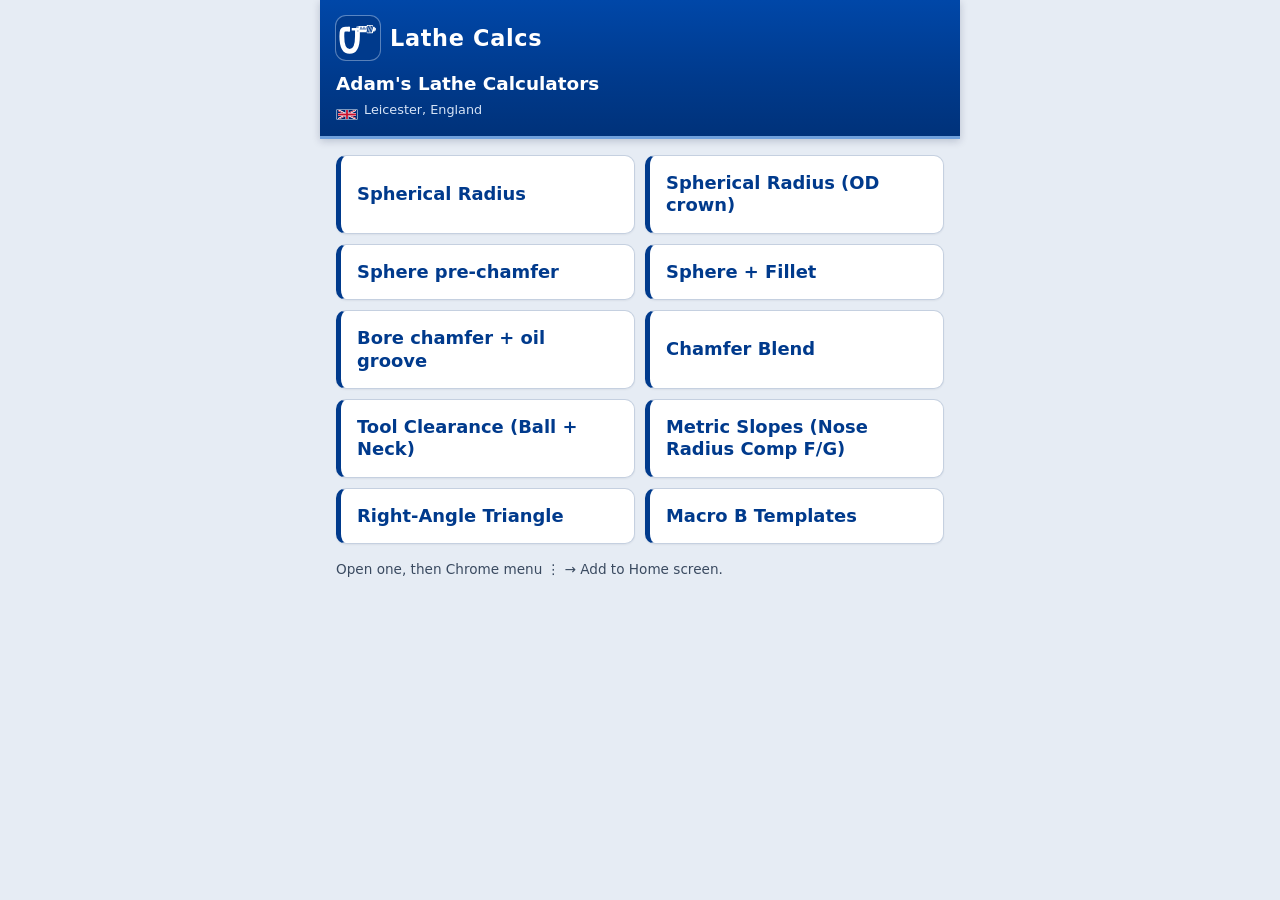
<file: index.html>
<!DOCTYPE html>
<html lang="en">
<head>
<meta charset="utf-8">
<meta name="viewport" content="width=device-width,initial-scale=1">
<title>Adam's Lathe Calculators</title>
<meta name="theme-color" content="#003A8C">
<link rel="stylesheet" href="css/app.css">
<link rel="icon" href="icon.svg" type="image/svg+xml">
<link rel="icon" href="icon-192.png" sizes="192x192">
<link rel="apple-touch-icon" href="icon-192.png">
</head>
<body class="home">
<header class="top">
  <div class="brand"><span class="mark" aria-hidden="true"></span><span class="wordmark">Lathe Calcs</span></div>
  <div class="pagehead">
    <h1>Adam's Lathe Calculators</h1>
    <div class="sub"><svg class="flag" width="24" height="12" viewBox="0 0 60 30" aria-label="Union Jack"><clipPath id="uks"><path d="M0,0v30h60v-30z"/></clipPath><clipPath id="ukt"><path d="M30,15h30v15zv15h-30zh-30v-15zv-15h30z"/></clipPath><g clip-path="url(#uks)"><path d="M0,0v30h60v-30z" fill="#012169"/><path d="M0,0L60,30M60,0L0,30" stroke="#fff" stroke-width="6"/><path d="M0,0L60,30M60,0L0,30" clip-path="url(#ukt)" stroke="#C8102E" stroke-width="4"/><path d="M30,0v30M0,15h60" stroke="#fff" stroke-width="10"/><path d="M30,0v30M0,15h60" stroke="#C8102E" stroke-width="6"/></g></svg> Leicester, England</div>
  </div>
</header>
<nav class="cards">
  <a href="sphere/">Spherical Radius</a>
  <a href="sphere-od/">Spherical Radius (OD crown)</a>
  <a href="sphere-chamfer/">Sphere pre-chamfer</a>
  <a href="fillet/">Sphere + Fillet</a>
  <a href="bore-groove/">Bore chamfer + oil groove</a>
  <a href="chamfer/">Chamfer Blend</a>
  <a href="clearance/">Tool Clearance (Ball + Neck)</a>
  <a href="slopes/">Metric Slopes (Nose Radius Comp F/G)</a>
  <a href="triangle/">Right-Angle Triangle</a>
  <a href="macro/">Macro B Templates</a>
</nav>
<p class="hint">Open one, then Chrome menu ⋮ → Add to Home screen.</p>
</body>
</html>
</file>
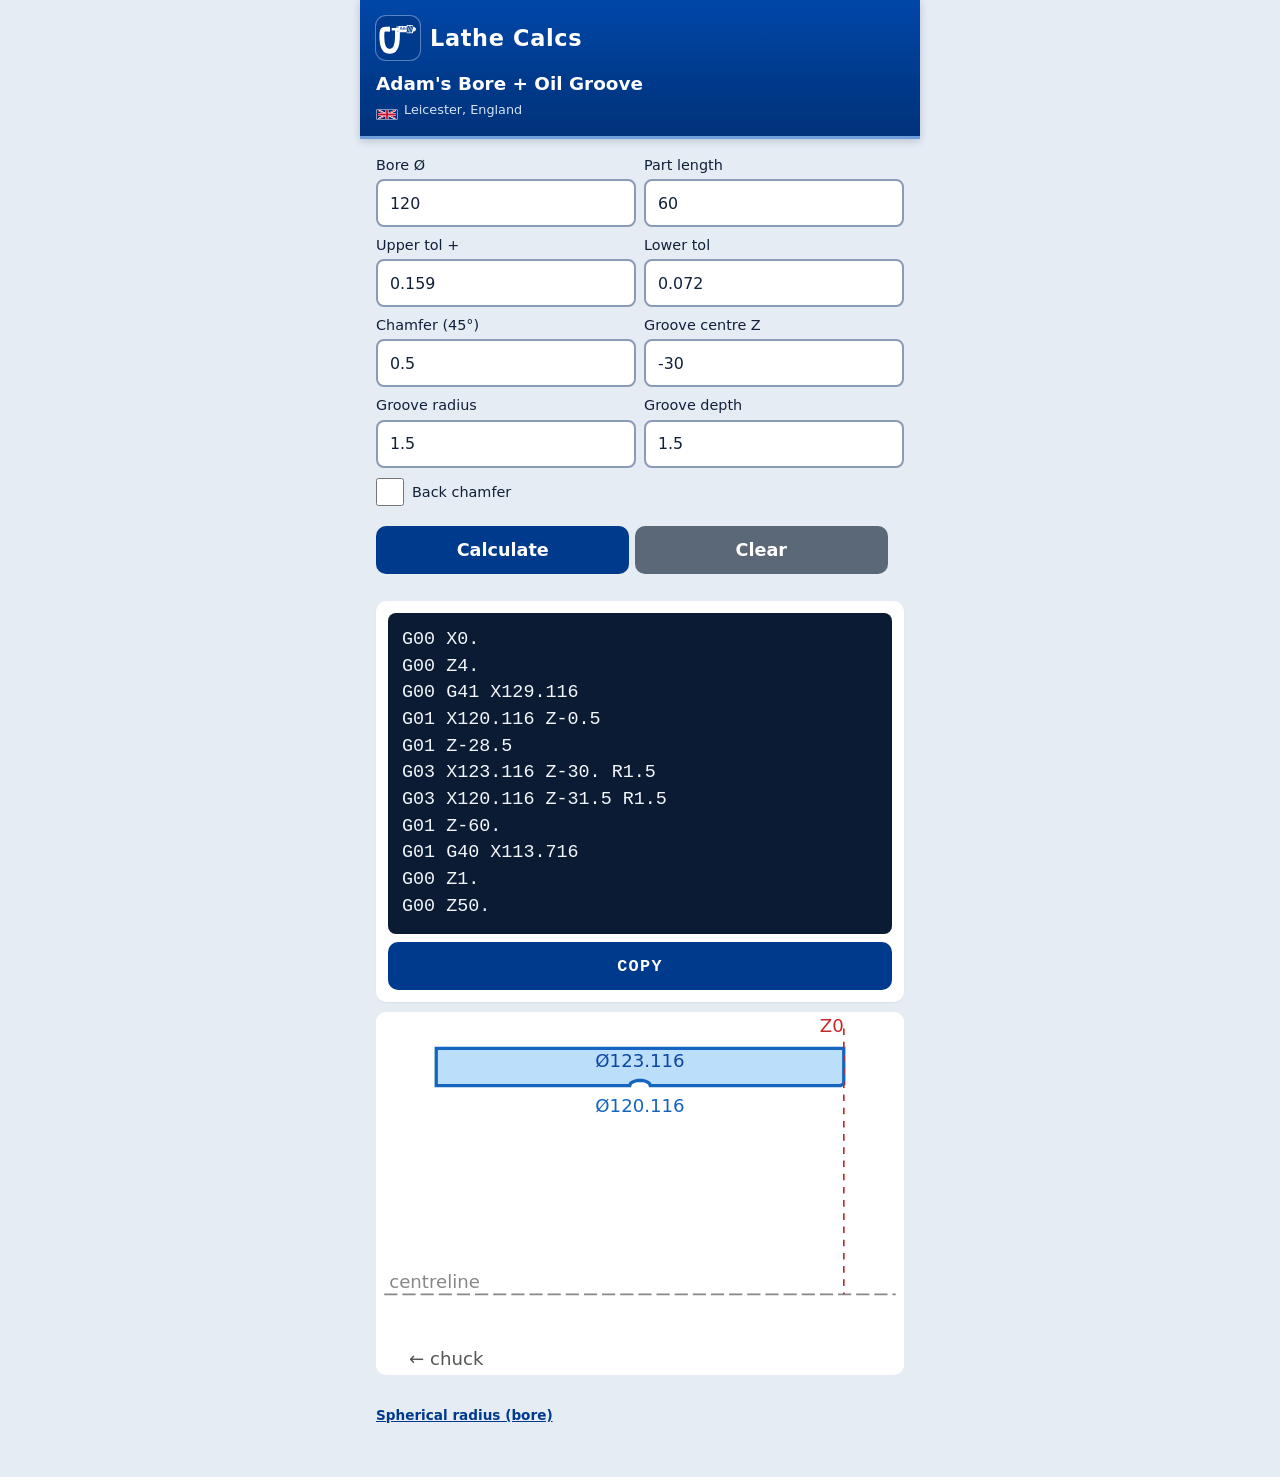
<file: bore-groove/index.html>
<!DOCTYPE html><html lang="en"><head><meta charset="utf-8"><meta name="viewport" content="width=device-width,initial-scale=1"><title>Adam's Bore + Oil Groove</title>
<link rel="stylesheet" href="app.css">
<link rel="manifest" href="manifest.json"><meta name="theme-color" content="#003A8C"><link rel="icon" href="icon.svg" type="image/svg+xml"><link rel="icon" href="icon-192.png" sizes="192x192"><link rel="apple-touch-icon" href="icon-192.png"></head><body>
<header class="top"><a class="brand" href="../" aria-label="Lathe Calcs home"><span class="mark" aria-hidden="true"></span><span class="wordmark">Lathe Calcs</span></a><div class="pagehead"><h1>Adam's Bore + Oil Groove</h1><div class="sub"><svg class="flag" width="24" height="12" viewBox="0 0 60 30" aria-label="Union Jack"><clipPath id="uks"><path d="M0,0v30h60v-30z"/></clipPath><clipPath id="ukt"><path d="M30,15h30v15zv15h-30zh-30v-15zv-15h30z"/></clipPath><g clip-path="url(#uks)"><path d="M0,0v30h60v-30z" fill="#012169"/><path d="M0,0L60,30M60,0L0,30" stroke="#fff" stroke-width="6"/><path d="M0,0L60,30M60,0L0,30" clip-path="url(#ukt)" stroke="#C8102E" stroke-width="4"/><path d="M30,0v30M0,15h60" stroke="#fff" stroke-width="10"/><path d="M30,0v30M0,15h60" stroke="#C8102E" stroke-width="6"/></g></svg> Leicester, England</div></div></header>
<div class="g">
<label>Bore Ø<input id="D" type="number" inputmode="decimal" step="any"></label>
<label>Part length<input id="L" type="number" inputmode="decimal" step="any"></label>
<label>Upper tol +<input id="up" type="number" inputmode="decimal" step="any"></label>
<label>Lower tol<input id="lo" type="number" inputmode="decimal" step="any"></label>
<label>Chamfer (45°)<input id="ch" type="number" inputmode="decimal" step="0.1" min="0"></label>
<label>Groove centre Z<input id="zc" type="number" inputmode="decimal" step="any"></label>
<label>Groove radius<input id="R" type="number" inputmode="decimal" step="any"></label>
<label>Groove depth<input id="d" type="number" inputmode="decimal" step="any"></label>
</div>
<label class="chk"><input id="bc" type="checkbox">Back chamfer</label>
<button type="button" id="go">Calculate</button> <button type="button" id="clr">Clear</button>
<div id="err"></div><div id="res"></div>
<svg id="svg" viewBox="0 0 320 220" aria-label="Bore chamfer and oil groove"></svg>
<p style="font-size:.85em;margin-top:16px"><a href="../sphere/" style="color:#003A8C">Spherical radius (bore)</a></p>
<script>
const W=v=>{const s=(Math.round(Math.abs(v)*1000+1e-9)/1000*(v<0?-1:1)).toString();return s.includes(".")?s:s+"."};
function num(v){if(v==null||v==="")return NaN;if(typeof v==="number")return v;const n=Number(String(v).trim().replace(/[−–—]/g,"-"));return n}
function solve(i){
 const D=num(i.D);
 if(!(D>0))throw"Bore Ø must be more than 0";
 const up=num(i.up),lo=num(i.lo),ES=isFinite(up)?up:0,EI=isFinite(lo)?lo:0,mean=D+(ES+EI)/2;
 if(!(mean>0))throw"Mean bore Ø must be more than 0";
 const L=num(i.L);
 if(!(L>0))throw"Part length must be more than 0";
 let ch=i.ch;if(ch==null||ch===""||(typeof ch==="number"&&isNaN(ch)))ch=0.5;else ch=num(ch);
 if(!isFinite(ch)||ch<0)throw"Chamfer must be 0 or more";
 if(ch>L/2+1e-12)throw"Chamfer is larger than half the part length";
 const R=num(i.R),d=num(i.d);
 if(!(R>0))throw"Groove radius must be more than 0";
 if(!(d>0))throw"Groove depth must be more than 0";
 if(d>R+1e-12)throw"Groove depth must not be more than the radius";
 let zc=num(i.zc);if(!isFinite(zc))throw"Enter the groove centre Z";zc=-Math.abs(zc);
 const back=!!i.back;
 const half=Math.sqrt(Math.max(0,R*R-(R-d)*(R-d))),zf=zc+half,ze=zc-half,bot=mean+2*d,chX=mean+2*ch,zChF=-ch,zChB=-(L-ch),xs=chX+8,xOff=Math.max(0,mean-6.4),zEnd=back?zChB:-L;
 if(zf>zChF+1e-9||ze<zEnd-1e-9)throw"The groove overlaps a chamfer or is outside the part";
 const cmd="G03";
 let prog="G00 X0.\nG00 Z4.\nG00 G41 X"+W(xs)+"\nG01 X"+W(mean)+" Z"+W(zChF)+"\nG01 Z"+W(zf)+"\n"+cmd+" X"+W(bot)+" Z"+W(zc)+" R"+W(R)+"\n"+cmd+" X"+W(mean)+" Z"+W(ze)+" R"+W(R)+"\n";
 if(back)prog+="G01 Z"+W(zChB)+"\nG01 X"+W(chX)+" Z"+W(-L)+"\n";
 else prog+="G01 Z"+W(-L)+"\n";
 prog+="G01 G40 X"+W(xOff)+"\nG00 Z1.\nG00 Z50.";
 return{D,ES,EI,mean,L,ch,R,d,zc,half,zf,ze,bot,chX,zChF,zChB,xs,xOff,back,cmd,prog};
}
if(typeof module!=="undefined")module.exports={solve,W};
else{
const $=id=>document.getElementById(id);
function copyText(t,b){const done=()=>{b.textContent="Copied";setTimeout(()=>b.textContent="Copy",1200)};const fb=()=>{const a=document.createElement("textarea");a.value=t;a.readOnly=true;a.style.position="fixed";a.style.left="-9999px";document.body.appendChild(a);a.select();try{document.execCommand("copy")}finally{document.body.removeChild(a)}done()};if(navigator.clipboard&&navigator.clipboard.writeText)navigator.clipboard.writeText(t).then(done).catch(fb);else fb()}
function draw(r){if(!r){$("svg").innerHTML="";return}
 const padZ=Math.max(r.ch,4),z0=padZ,z1=-r.L-padZ,x0=300,x1=20,sc=(x0-x1)/Math.max(z0-z1,1e-9),px=z=>x0-(z0-z)*sc;
 const rLo=0,rHi=r.bot/2,pad=Math.max(rHi*0.15,2),rMin=-pad*0.2,rMax=rHi+pad;
 const top=22,bot=175,ys=(bot-top)/Math.max(rMax-rMin,1e-9),py=rad=>bot-(rad-rMin)*ys;
 const T=(x,y,t,c,a)=>`<text x="${x}" y="${y}" font-size="11" fill="${c||"#000"}" text-anchor="${a||"middle"}">${t}</text>`;
 const tr=z=>{if(z<r.ze-1e-12||z>r.zf+1e-12)return r.mean/2;const q=Math.sqrt(Math.max(0,r.R*r.R-(z-r.zc)**2));return r.mean/2-(r.R-r.d)+q};
 let wall=`${px(0).toFixed(1)} ${py(r.chX/2).toFixed(1)} L${px(r.zChF).toFixed(1)} ${py(r.mean/2).toFixed(1)} `;
 for(let i=0;i<=40;i++){const z=r.zf+(r.ze-r.zf)*i/40;wall+=`L${px(z).toFixed(1)} ${py(tr(z)).toFixed(1)} `}
 wall+=r.back?`L${px(r.zChB).toFixed(1)} ${py(r.mean/2).toFixed(1)} L${px(-r.L).toFixed(1)} ${py(r.chX/2).toFixed(1)}`:`L${px(-r.L).toFixed(1)} ${py(r.mean/2).toFixed(1)}`;
 let s=`<line x1="5" y1="${py(0)}" x2="315" y2="${py(0)}" stroke="#888" stroke-dasharray="8 3"/>`+T(8,py(0)-4,"centreline","#888","start");
 s+=`<path d="M${wall} L${px(-r.L).toFixed(1)} ${top} L${px(0).toFixed(1)} ${top}Z" fill="#bbdefb" stroke="#1565c0" stroke-width="2"/>`;
 s+=`<line x1="${px(0)}" y1="10" x2="${px(0)}" y2="${py(0)}" stroke="#c62828" stroke-dasharray="4"/>`+T(px(0),12,"Z0","#c62828","end");
 s+=T(px(r.zc),py(r.bot/2)-8,"Ø"+W(r.bot),"#0d47a1");
 s+=T(px(-r.L/2),py(r.mean/2)+16,"Ø"+W(r.mean),"#1565c0");
 s+=T(20,214,"← chuck","#555","start");
 $("svg").innerHTML=s;}
function calc(){$("err").textContent="";
 try{const r=solve({D:$("D").value,up:$("up").value,lo:$("lo").value,L:$("L").value,ch:$("ch").value,R:$("R").value,d:$("d").value,zc:$("zc").value,back:$("bc").checked});
  $("res").innerHTML="<pre id=\"prog\">"+r.prog+"</pre><button type=\"button\" id=\"copy\">Copy</button>";$("copy").onclick=()=>copyText(r.prog,$("copy"));draw(r)}
 catch(e){$("err").textContent=e;$("res").innerHTML="";draw(null)}}
$("go").onclick=calc;
$("clr").onclick=()=>{["D","up","lo","L","ch","R","d","zc"].forEach(k=>$(k).value="");$("bc").checked=false;$("err").textContent="";$("res").innerHTML="";draw(null)};$("bc").onchange=()=>{if($("res").innerHTML)calc()};
$("D").value=120;$("up").value=0.159;$("lo").value=0.072;$("L").value=60;$("ch").value=0.5;$("R").value=1.5;$("d").value=1.5;$("zc").value=-30;calc();}
</script><script>if('serviceWorker' in navigator)navigator.serviceWorker.register('sw.js')</script></body></html>
</file>
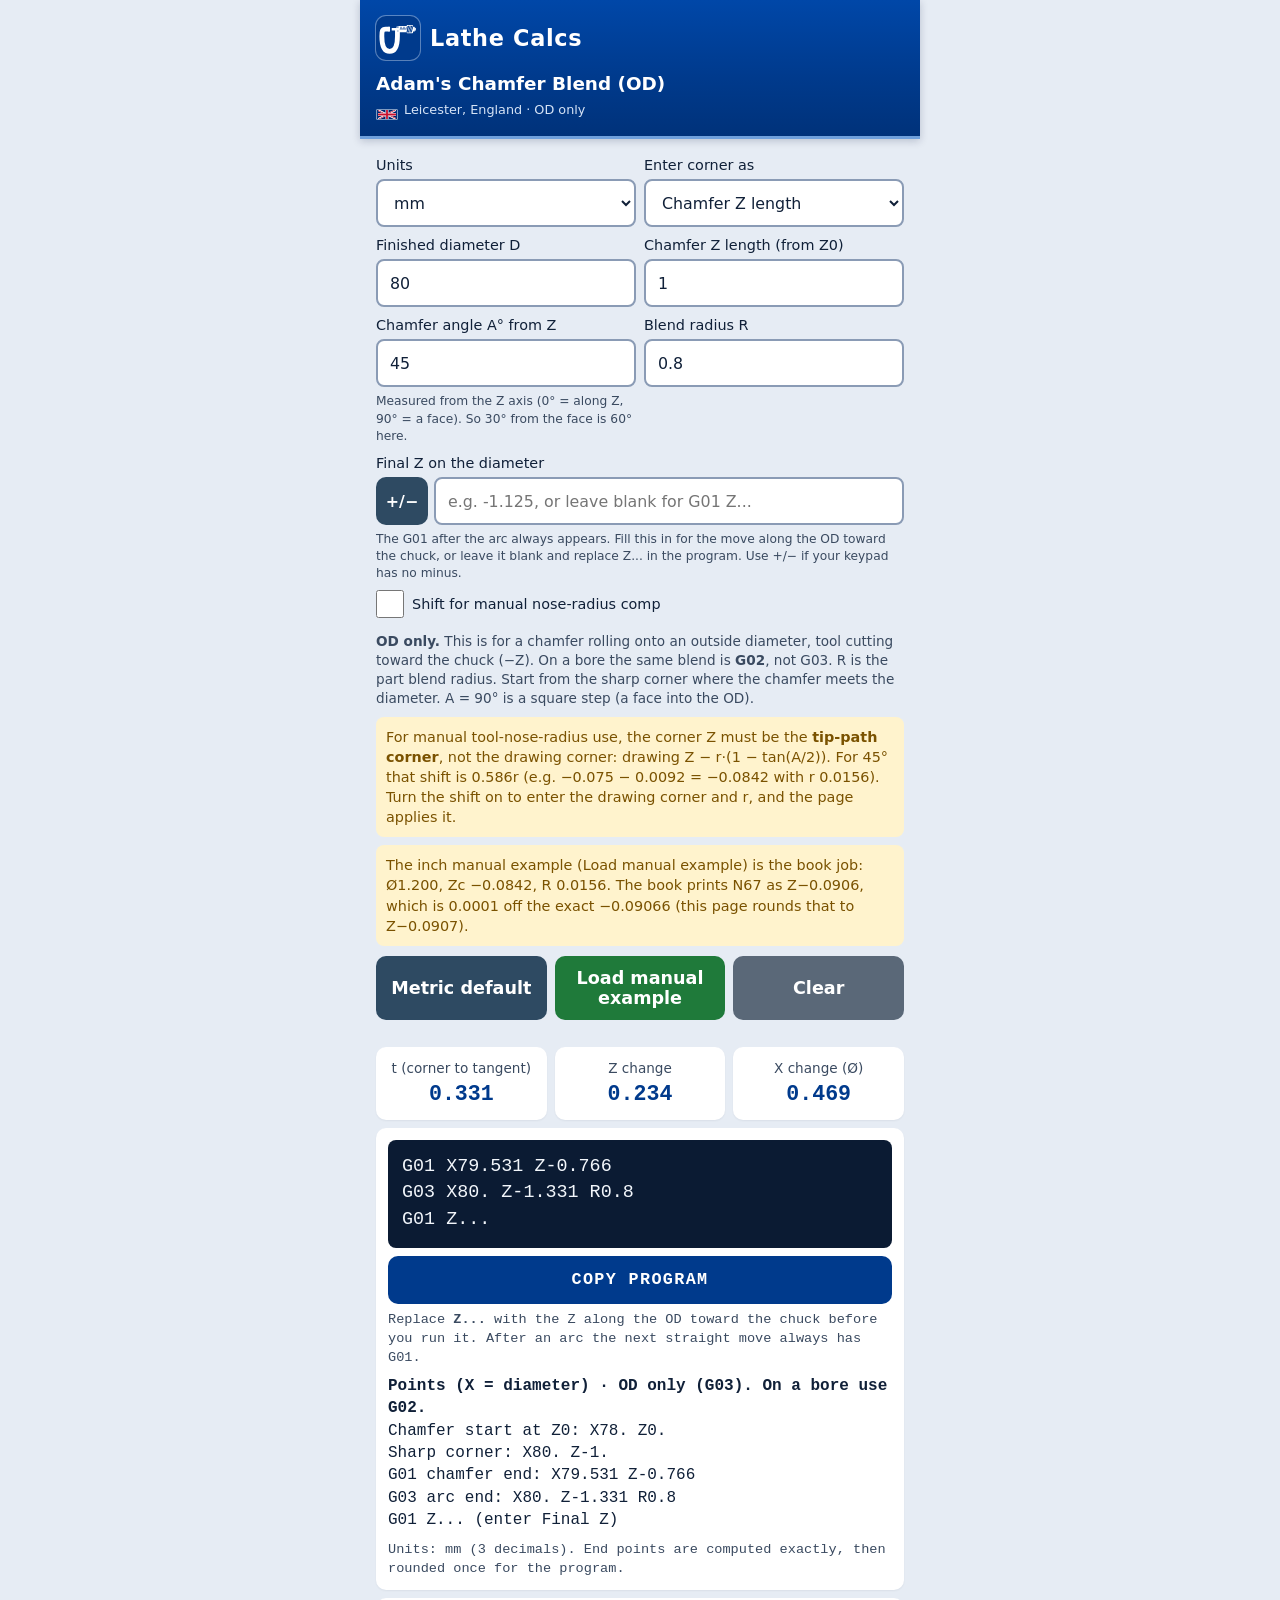
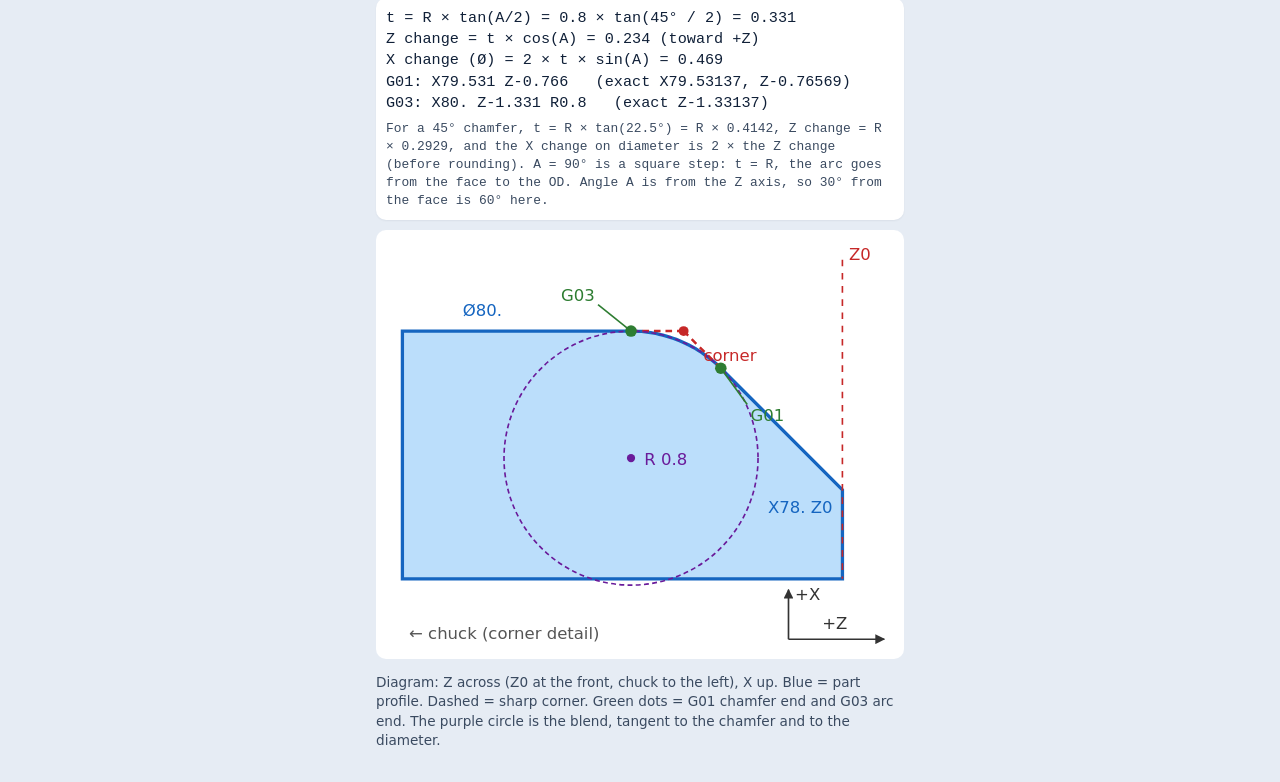
<file: chamfer/index.html>
<!DOCTYPE html><html lang="en"><head><meta charset="utf-8"><meta name="viewport" content="width=device-width,initial-scale=1"><title>Adam's Chamfer Blend (OD) Calculator</title>
<link rel="stylesheet" href="app.css">
<link rel="manifest" href="manifest.json"><meta name="theme-color" content="#003A8C"><link rel="icon" href="icon.svg" type="image/svg+xml"><link rel="icon" href="icon-192.png" sizes="192x192"><link rel="apple-touch-icon" href="icon-192.png"></head><body>
<header class="top"><a class="brand" href="../" aria-label="Lathe Calcs home"><span class="mark" aria-hidden="true"></span><span class="wordmark">Lathe Calcs</span></a><div class="pagehead"><h1>Adam's Chamfer Blend (OD)</h1><div class="sub"><svg class="flag" width="24" height="12" viewBox="0 0 60 30" aria-label="Union Jack"><clipPath id="uks"><path d="M0,0v30h60v-30z"/></clipPath><clipPath id="ukt"><path d="M30,15h30v15zv15h-30zh-30v-15zv-15h30z"/></clipPath><g clip-path="url(#uks)"><path d="M0,0v30h60v-30z" fill="#012169"/><path d="M0,0L60,30M60,0L0,30" stroke="#fff" stroke-width="6"/><path d="M0,0L60,30M60,0L0,30" clip-path="url(#ukt)" stroke="#C8102E" stroke-width="4"/><path d="M30,0v30M0,15h60" stroke="#fff" stroke-width="10"/><path d="M30,0v30M0,15h60" stroke="#C8102E" stroke-width="6"/></g></svg> Leicester, England · OD only</div></div></header>
<div class="g">
<label>Units <select id="u"><option value="mm" selected>mm</option><option value="in">inch</option></select></label>
<label>Enter corner as <select id="mode"><option value="len" selected>Chamfer Z length</option><option value="zc">Corner Z</option></select></label>
<label>Finished diameter D<input id="D" type="number" inputmode="decimal" step="any" value="80"></label>
<label id="ll"><span id="llcap">Chamfer Z length (from Z0)</span><input id="L" type="number" inputmode="decimal" step="any" value="1"></label>
<label id="zl" hidden><span id="zlcap">Corner Z (must be 0 or negative)</span><div class="st"><button type="button" class="sgn" id="zcsgn" aria-label="toggle corner Z sign">+/−</button><input id="Zc" type="text" inputmode="text" enterkeyhint="done" autocomplete="off" autocorrect="off" spellcheck="false" placeholder="e.g. -1 or -0.0842"></div></label>
<label>Chamfer angle A° from Z<input id="A" type="number" inputmode="decimal" step="any" value="45"><span class="n" style="margin-top:2px">Measured from the Z axis (0° = along Z, 90° = a face). So 30° from the face is 60° here.</span></label>
<label>Blend radius R<input id="R" type="number" inputmode="decimal" step="any" value="0.8"></label>
<label class="f">Final Z on the diameter<div class="st"><button type="button" class="sgn" id="zendsgn" aria-label="toggle final Z sign">+/−</button><input id="Zend" type="text" inputmode="text" enterkeyhint="done" autocomplete="off" autocorrect="off" spellcheck="false" placeholder="e.g. -1.125, or leave blank for G01 Z..."></div><span class="n" style="margin-top:2px">The G01 after the arc always appears. Fill this in for the move along the OD toward the chuck, or leave it blank and replace Z... in the program. Use +/− if your keypad has no minus.</span></label>
<label class="f" style="flex-direction:row;align-items:center;gap:8px;display:flex"><input id="shift" type="checkbox">Shift for manual nose-radius comp</label>
<label id="rl" hidden>Nose radius r (blank = blend R)<input id="tnr" type="number" inputmode="decimal" step="any"></label>
</div>
<p class="n"><b>OD only.</b> This is for a chamfer rolling onto an outside diameter, tool cutting toward the chuck (−Z). On a bore the same blend is <b>G02</b>, not G03. R is the part blend radius. Start from the sharp corner where the chamfer meets the diameter. A = 90° is a square step (a face into the OD).</p>
<div class="note">For manual tool-nose-radius use, the corner Z must be the <b>tip-path corner</b>, not the drawing corner: drawing Z − r·(1 − tan(A/2)). For 45° that shift is 0.586r (e.g. −0.075 − 0.0092 = −0.0842 with r 0.0156). Turn the shift on to enter the drawing corner and r, and the page applies it.</div>
<div class="note">The inch manual example (Load manual example) is the book job: Ø1.200, Zc −0.0842, R 0.0156. The book prints N67 as Z−0.0906, which is 0.0001 off the exact −0.09066 (this page rounds that to Z−0.0907).</div>
<div class="btns"><button type="button" id="def">Metric default</button><button type="button" id="man">Load manual example</button><button type="button" id="clr">Clear</button></div>
<div id="err"></div>
<div class="out" id="out" hidden>
<div><span>t (corner to tangent)</span><b id="to">–</b></div>
<div><span>Z change</span><b id="zo">–</b></div>
<div><span>X change (Ø)</span><b id="xo">–</b></div>
</div>
<div id="res"></div>
<div class="fm" id="fm" hidden></div>
<svg id="svg" viewBox="0 0 320 260" aria-label="Chamfer, blend arc and tangent points"></svg>
<p class="n">Diagram: Z across (Z0 at the front, chuck to the left), X up. Blue = part profile. Dashed = sharp corner. Green dots = G01 chamfer end and G03 arc end. The purple circle is the blend, tangent to the chamfer and to the diameter.</p>
<script>
const rad=d=>d*Math.PI/180;
function fix(v,dp){const p=10**dp;const x=Math.round(v*p+(v>=0?1e-9:-1e-9))/p;return (Object.is(x,-0)||Math.abs(x)<5e-12?0:x).toFixed(dp)}
function word(v,dp){let s=fix(v,dp);if(s.indexOf(".")>=0)s=s.replace(/0+$/,"").replace(/\.$/,".");return s}
function dpOf(units){return units==="in"||units==="inch"?4:3}
function exact(v,dp){return fix(v,Math.max((dp||3)+1,5))}
function parseNum(s){if(s==null||s==="")return NaN;if(typeof s==="number")return s;const t=String(s).trim().replace(/[−–—]/g,"-");if(t===""||t==="-"||t==="+"||t==="."||t==="-."||t==="+.")return NaN;const n=Number(t);return n}
// Z shift from the drawing corner to the imaginary tip-path corner (slopes G).
// G = r − r·tan(A/2) = r·(1 − tan(A/2)). At 45° this is r(2−√2) ≈ 0.5858r (0.586r). At 90° it is 0.
function tipShift(r,A){if(!(r>0)||!isFinite(A)||A<=0||A>90)throw"Need a nose radius r > 0 and angle A from 0° to 90° for the TNR shift";if(A>=90-1e-12)return 0;return r*(1-Math.tan(rad(A/2)))}
function solve(i){
 const units=(i.units==="in"||i.units==="inch")?"in":"mm",dp=dpOf(units);
 const D=+i.D,A=+i.A,R=+i.R,square=Math.abs(A-90)<=1e-12;
 if(!isFinite(D)||!(D>0))throw"Finished diameter D must be more than 0";
 if(!isFinite(R)||!(R>0))throw"Blend radius R must be more than 0";
 if(!(D/2>R))throw"Blend radius R must be smaller than the shaft radius D/2 ("+fix(D/2,dp)+")";
 if(!isFinite(A)||A<=0||A>90)throw"Chamfer angle A must be more than 0° and at most 90°";
 let mode=i.mode||"zc",Zdraw,L=null;
 if(mode==="len"){
  L=parseNum(i.L);
  if(!isFinite(L)||!(L>0))throw"Chamfer Z length must be more than 0";
  Zdraw=-Math.abs(L);
 }else{
  if(i.Zc==null||i.Zc==="")throw"Enter the corner Z";
  Zdraw=parseNum(i.Zc);
  if(!isFinite(Zdraw))throw"Enter the corner Z";
  if(Zdraw>1e-12)throw"Corner Z must be 0 or negative (toward the chuck). Z0 is the front face.";
 }
 const shiftOn=!!i.shift;
 let rTnr=null,shift=0,Zc=Zdraw;
 if(shiftOn){
  rTnr=(i.tnr==null||i.tnr==="")?R:+i.tnr;
  if(!isFinite(rTnr)||!(rTnr>0))throw"Nose radius r must be more than 0";
  shift=tipShift(rTnr,A);
  Zc=Zdraw-shift;
 }
 const t=square?R:R*Math.tan(rad(A/2)),dz=square?0:t*Math.cos(rad(A)),dx=square?2*R:2*t*Math.sin(rad(A));
 const x1e=D-dx,z1e=Zc+dz,z3e=Zc-t;
 const tS=fix(t,dp),dzS=fix(dz,dp),dxS=fix(dx,dp),Ds=fix(D,dp),Zcs=fix(Zc,dp),Rs=fix(R,dp);
 const X1=fix(x1e,dp),Z1=fix(z1e,dp),X3=Ds,Z3=fix(z3e,dp);
 let startX,startZ;
 if(square){startX=D-dx;startZ=Zc;}
 else{startX=D-2*Math.abs(Zdraw)*Math.tan(rad(A));startZ=0;}
 if(!square&&startX<=1e-12&&Zdraw<0)throw"Chamfer would run through the centreline (start X "+fix(startX,dp)+")";
 // t longer than the chamfer: G01 would be in front of Z0 (not used for a 90° face, which does not consume Z toward Z0)
 if(!square&&z1e>1e-12)throw"The blend needs a longer chamfer: the G01 point would be at Z+"+word(z1e,dp)+" (in front of Z0). Lengthen the chamfer or use a smaller R.";
 let Zend=i.Zend,zEndS=null,zEnd=null,placeholderZ=true;
 if(Zend!=null&&Zend!==""){
  zEnd=parseNum(Zend);if(!isFinite(zEnd))throw"Enter a valid final Z, or leave it blank";
  if(zEnd>z3e+1e-12)throw"Final Z must be at or past the arc end Z"+Z3+" (toward the chuck, more negative)";
  zEndS=fix(zEnd,dp);
  placeholderZ=false;
 }
 const prog="G01 X"+word(+X1,dp)+" Z"+word(+Z1,dp)+"\nG03 X"+word(+X3,dp)+" Z"+word(+Z3,dp)+" R"+word(+Rs,dp)+"\nG01 Z"+(placeholderZ?"...":word(+zEndS,dp));
 return{units,dp,D,Zc,Zdraw,A,R,t,dz,dx,x1e,z1e,z3e,tS,dzS,dxS,Ds,Zcs,Rs,X1,Z1,X3,Z3,startX,startZ,startXs:fix(startX,dp),startZs:fix(startZ,dp),
  chamferEnd:{x:x1e,z:z1e},arcEnd:{x:D,z:z3e},centre:{r:D/2-R,z:z3e},corner:{x:D,z:Zc},
  prog,zEnd,zEndS,placeholderZ,shiftOn,shift,rTnr,shiftS:fix(shift,dp),ZdrawS:fix(Zdraw,dp),square,warn:[]};
}
if(typeof module!=="undefined")module.exports={solve,fix,word,dpOf,exact,tipShift,parseNum};
if(typeof document!=="undefined"){
const $=id=>document.getElementById(id);
function setMode(){const len=$("mode").value==="len",sh=$("shift").checked;$("ll").hidden=!len;$("zl").hidden=len;$("rl").hidden=!sh;
 $("llcap").textContent=sh?"Drawing chamfer Z length (from Z0)":"Chamfer Z length (from Z0)";
 $("zlcap").textContent=sh?"Drawing corner Z (must be 0 or negative)":"Corner Z (must be 0 or negative)"}
function draw(q){const s=$("svg");if(!q){s.innerHTML="";return}
 const rD=q.D/2,r1=q.chamferEnd.x/2,z1=q.chamferEnd.z,z3=q.arcEnd.z,zc=q.Zc,cr=q.centre.r,cz=q.centre.z,Aa=rad(q.A);
 const along=Math.max(q.t*2.8,q.R*2.2,Math.abs(z1)*0.15,0.25);
 let zFront=z1+along*Math.cos(Aa),rFront=r1-along*Math.sin(Aa);
 if(q.A<89.999&&zc<=1e-12&&zFront>0){zFront=0;rFront=rD-Math.abs(zc)*Math.tan(Aa)}
 if(rFront<0){const k=r1/(Math.sin(Aa)||1e-9);zFront=z1+Math.min(along,k)*Math.cos(Aa);rFront=Math.max(0,r1-Math.min(along,k)*Math.sin(Aa))}
 const zBack=z3-Math.max(q.t*2.2,q.R*1.8,(zFront-z3)*0.4);
 const rPad=Math.max(q.R*0.7,(rD-Math.min(rFront,r1,cr))*0.35, (rD)*0.01);
 const rLow=Math.min(rFront,r1,cr)-rPad,rHigh=rD+rPad*0.55;
 const zPad=Math.max((zFront-zBack)*0.08,q.t*0.15);
 const zmin=zBack,zmax=Math.max(zFront,z1)+zPad;
 const boxL=16,boxR=304,boxT=28,boxB=215;
 const sc=Math.min((boxR-boxL)/Math.max(zmax-zmin,1e-9),(boxB-boxT)/Math.max(rHigh-rLow,1e-9));
 const zW=(zmax-zmin)*sc,rW=(rHigh-rLow)*sc;
 const x0=boxL+(boxR-boxL-zW)/2,yB=boxB-(boxB-boxT-rW)/2;
 const px=z=>x0+(z-zmin)*sc,py=r=>yB-(r-rLow)*sc;
 const a0=Math.atan2(r1-cr,z1-cz),a1=Math.atan2(rD-cr,z3-cz);
 let arc="";for(let i=0;i<=28;i++){const a=a0+(a1-a0)*i/28;arc+="L"+px(cz+q.R*Math.cos(a)).toFixed(1)+" "+py(cr+q.R*Math.sin(a)).toFixed(1)+" "}
 const T=(x,y,txt,c,a)=>`<text x="${x}" y="${y}" font-size="10" fill="${c||"#000"}" text-anchor="${a||"middle"}">${txt}</text>`;
 let h=`<defs><marker id="cbar" viewBox="0 0 10 10" refX="9" refY="5" markerWidth="6" markerHeight="6" orient="auto-start-reverse"><path d="M0,0L10,5L0,10z" fill="#333"/></marker></defs>`;
 h+=`<path d="M${px(zFront).toFixed(1)} ${py(rFront).toFixed(1)} L${px(z1).toFixed(1)} ${py(r1).toFixed(1)}${arc}L${px(zBack).toFixed(1)} ${py(rD).toFixed(1)} L${px(zBack).toFixed(1)} ${py(rLow).toFixed(1)} L${px(zFront).toFixed(1)} ${py(rLow).toFixed(1)}Z" fill="#bbdefb" stroke="#1565c0" stroke-width="2"/>`;
 h+=`<line x1="${px(z1)}" y1="${py(r1)}" x2="${px(zc)}" y2="${py(rD)}" stroke="#c62828" stroke-dasharray="4 3" stroke-width="1.5"/>`;
 h+=`<line x1="${px(zc)}" y1="${py(rD)}" x2="${px(z3)}" y2="${py(rD)}" stroke="#c62828" stroke-dasharray="4 3" stroke-width="1.5"/>`;
 h+=`<circle cx="${px(cz)}" cy="${py(cr)}" r="${Math.max(q.R*sc,3)}" fill="none" stroke="#6a1b9a" stroke-dasharray="3 2"/>`;
 h+=`<circle cx="${px(cz)}" cy="${py(cr)}" r="2.5" fill="#6a1b9a"/>`;
 const rcx=px(cz),rcy=py(cr);
 h+=T(rcx+8,rcy+4,"R "+word(q.R,q.dp),"#6a1b9a","start");
 if(zmax>=-1e-9&&zmin<=1e-9)h+=`<line x1="${px(0)}" y1="${Math.min(py(rHigh),18)}" x2="${px(0)}" y2="${py(rLow)}" stroke="#c62828" stroke-dasharray="4"/>`+T(px(0)+4,18,"Z0","#c62828","start");
 h+=`<circle cx="${px(zc)}" cy="${py(rD)}" r="3" fill="#c62828"/>`;
 h+=`<circle cx="${px(z1)}" cy="${py(r1)}" r="3.5" fill="#2e7d32"/>`;
 h+=`<circle cx="${px(z3)}" cy="${py(rD)}" r="3.5" fill="#2e7d32"/>`;
 const g1x=px(z1),g1y=py(r1),g3x=px(z3),g3y=py(rD),cxc=px(zc),cyc=py(rD);
 h+=`<line x1="${g1x}" y1="${g1y}" x2="${g1x+16}" y2="${g1y+22}" stroke="#2e7d32"/>`;
 h+=T(g1x+18,g1y+32,"G01","#2e7d32","start");
 h+=`<line x1="${g3x}" y1="${g3y}" x2="${g3x-20}" y2="${g3y-16}" stroke="#2e7d32"/>`;
 h+=T(g3x-22,g3y-18,"G03","#2e7d32","end");
 h+=T(cxc+12,cyc+18,"corner","#c62828","start");
 h+=T(px((zBack*0.65+z3*0.35)),py(rD)-9,"Ø"+word(q.D,q.dp),"#1565c0");
 if(Math.abs(zFront)<1e-9)h+=T(px(zFront)-6,py(rFront)+14,"X"+word(q.startX,q.dp)+" Z0","#1565c0","end");
 else if(zFront<zmax-1e-9)h+=T(px(zFront),py(rFront)-8,"start","#1565c0");
 h+=`<line x1="250" y1="248" x2="308" y2="248" stroke="#333" marker-end="url(#cbar)"/>`+T(278,242,"+Z","#333")+`<line x1="250" y1="248" x2="250" y2="218" stroke="#333" marker-end="url(#cbar)"/>`+T(254,224,"+X","#333","start");
 h+=T(20,248,"← chuck   (corner detail)","#555","start");
 s.innerHTML=h}

function calc(){$("err").textContent="";const u=$("u").value,mode=$("mode").value,p=k=>parseNum($(k).value);
 try{const q=solve({units:u,mode,D:p("D"),L:$("L").value===""?null:p("L"),Zc:$("Zc").value.trim()===""?null:p("Zc"),A:p("A"),R:p("R"),Zend:$("Zend").value.trim()===""?null:$("Zend").value,shift:$("shift").checked,tnr:$("tnr").value===""?null:p("tnr")});
  $("out").hidden=false;$("to").textContent=q.tS;$("zo").textContent=q.dzS;$("xo").textContent=q.dxS;
  const W=v=>word(+v,q.dp);
  const startLine=q.square?`Square step (face) at Z${W(q.Zcs)}: G01 is on the face at X${W(q.X1)}<br>`:`Chamfer start at Z0: X${W(q.startX)} Z${W(0)}<br>`;
  const shiftLine=q.shiftOn?`Drawing corner: Z${W(q.Zdraw)}<br>Tip-path corner: Z${W(q.Zdraw)} − ${W(q.shift)} = Z${W(q.Zc)} &nbsp; (r ${W(q.rTnr)} × (1 − tan(A/2)))<br>`:"";
  $("res").innerHTML=`<pre id="prog">${q.prog}</pre><button type="button" id="copy">Copy program</button>`+
   (q.placeholderZ?`<p class="n" style="margin:6px 0 0">Replace <b>Z...</b> with the Z along the OD toward the chuck before you run it. After an arc the next straight move always has G01.</p>`:"")+
   `<div style="margin-top:8px"><b>Points (X = diameter) · OD only (G03). On a bore use G02.</b><br>`+
   startLine+shiftLine+
   `${q.shiftOn?"Tip-path":"Sharp"} corner: X${W(q.D)} Z${W(q.Zc)}<br>`+
   `G01 chamfer end: X${W(q.X1)} Z${W(q.Z1)}<br>`+
   `G03 arc end: X${W(q.X3)} Z${W(q.Z3)} R${W(q.R)}`+(q.zEndS!=null?`<br>G01 along OD to Z${W(q.zEndS)}`:`<br>G01 Z... (enter Final Z)`)+`</div>`+
   `<p class="n" style="margin:8px 0 0">Units: ${q.units==="in"?"inch (4 decimals)":"mm (3 decimals)"}. End points are computed exactly, then rounded once for the program.</p>`;
  $("fm").hidden=false;
  const book=q.units==="in"&&Math.abs(q.D-1.2)<1e-9&&Math.abs(q.A-45)<1e-9&&Math.abs(q.R-0.0156)<1e-12&&Math.abs(q.Zc+0.0842)<5e-5;
  $("fm").innerHTML=`t = R × tan(A/2) = ${W(q.R)} × tan(${(+q.A)}° / 2) = ${q.tS}<br>`+
   `Z change = t × cos(A) = ${q.dzS} (toward +Z)<br>`+
   `X change (Ø) = 2 × t × sin(A) = ${q.dxS}<br>`+
   (q.shiftOn?`TNR shift G = r(1 − tan(A/2)) = ${W(q.shift)} &nbsp; (45°: 0.586r). Tip-path Z = ${W(q.Zdraw)} − ${W(q.shift)} = ${W(q.Zc)}<br>`:"")+
   `G01: X${W(q.X1)} Z${W(q.Z1)} &nbsp; (exact X${exact(q.x1e,q.dp)}, Z${exact(q.z1e,q.dp)})<br>`+
   `G03: X${W(q.X3)} Z${W(q.Z3)} R${W(q.R)} &nbsp; (exact Z${exact(q.z3e,q.dp)})`+
   (book?`<div class="n" style="margin-top:6px">The book prints N67 as Z−0.0906, which is 0.0001 off the exact ${exact(q.z3e,q.dp)} (this page rounds it to Z${W(q.Z3)}).</div>`:"")+
   `<div class="n" style="margin-top:6px">For a 45° chamfer, t = R × tan(22.5°) = R × 0.4142, Z change = R × 0.2929, and the X change on diameter is 2 × the Z change (before rounding). A = 90° is a square step: t = R, the arc goes from the face to the OD. Angle A is from the Z axis, so 30° from the face is 60° here.</div>`;
  $("copy").onclick=()=>{navigator.clipboard.writeText(q.prog).then(()=>{$("copy").textContent="Copied";setTimeout(()=>$("copy").textContent="Copy program",1200)})};
  draw(q);
  try{localStorage.setItem("chamfer",JSON.stringify({u,mode,D:$("D").value,L:$("L").value,Zc:$("Zc").value,A:$("A").value,R:$("R").value,Zend:$("Zend").value,shift:$("shift").checked,tnr:$("tnr").value}))}catch(e){}}
 catch(e){$("err").textContent=e;$("out").hidden=true;$("res").innerHTML="";$("fm").hidden=true;draw(null)}}
function loadMetric(){$("u").value="mm";$("mode").value="len";$("D").value="80";$("L").value="1";$("Zc").value="";$("A").value="45";$("R").value="0.8";$("Zend").value="";$("shift").checked=false;$("tnr").value="";setMode();calc()}
function loadManual(){$("u").value="in";$("mode").value="zc";$("D").value="1.2";$("L").value="";$("Zc").value="-0.0842";$("A").value="45";$("R").value="0.0156";$("Zend").value="-1.125";$("shift").checked=false;$("tnr").value="";setMode();calc()}
function clearAll(){["D","L","Zc","A","R","Zend","tnr"].forEach(k=>$(k).value="");$("shift").checked=false;$("err").textContent="";$("out").hidden=true;$("res").innerHTML="";$("fm").hidden=true;draw(null);try{localStorage.removeItem("chamfer")}catch(e){}}
function flipSign(id){const el=$(id);let v=String(el.value||"").trim().replace(/[−–—]/g,"-");if(v===""||v==="-"){el.value="-";el.focus();calc();return}el.value=v.charAt(0)==="-"?v.slice(1):"-"+v;calc()}
$("zcsgn").onclick=()=>flipSign("Zc");$("zendsgn").onclick=()=>flipSign("Zend");
$("mode").onchange=()=>{setMode();calc()};$("u").onchange=()=>calc();$("shift").onchange=()=>{setMode();calc()};
["D","L","Zc","A","R","Zend","tnr"].forEach(k=>$(k).oninput=()=>calc());
$("def").onclick=loadMetric;$("man").onclick=loadManual;$("clr").onclick=clearAll;
setMode();
try{const s=JSON.parse(localStorage.getItem("chamfer")||"null");if(s){if(s.u==="mm"||s.u==="in")$("u").value=s.u;if(s.mode==="len"||s.mode==="zc")$("mode").value=s.mode;
 ["D","L","Zc","A","R","Zend","tnr"].forEach(k=>{if(s[k]!=null)$(k).value=s[k]});$("shift").checked=!!s.shift;setMode()}}catch(e){}
calc();
}
</script><script>if('serviceWorker' in navigator)navigator.serviceWorker.register('sw.js')</script></body></html>
</file>
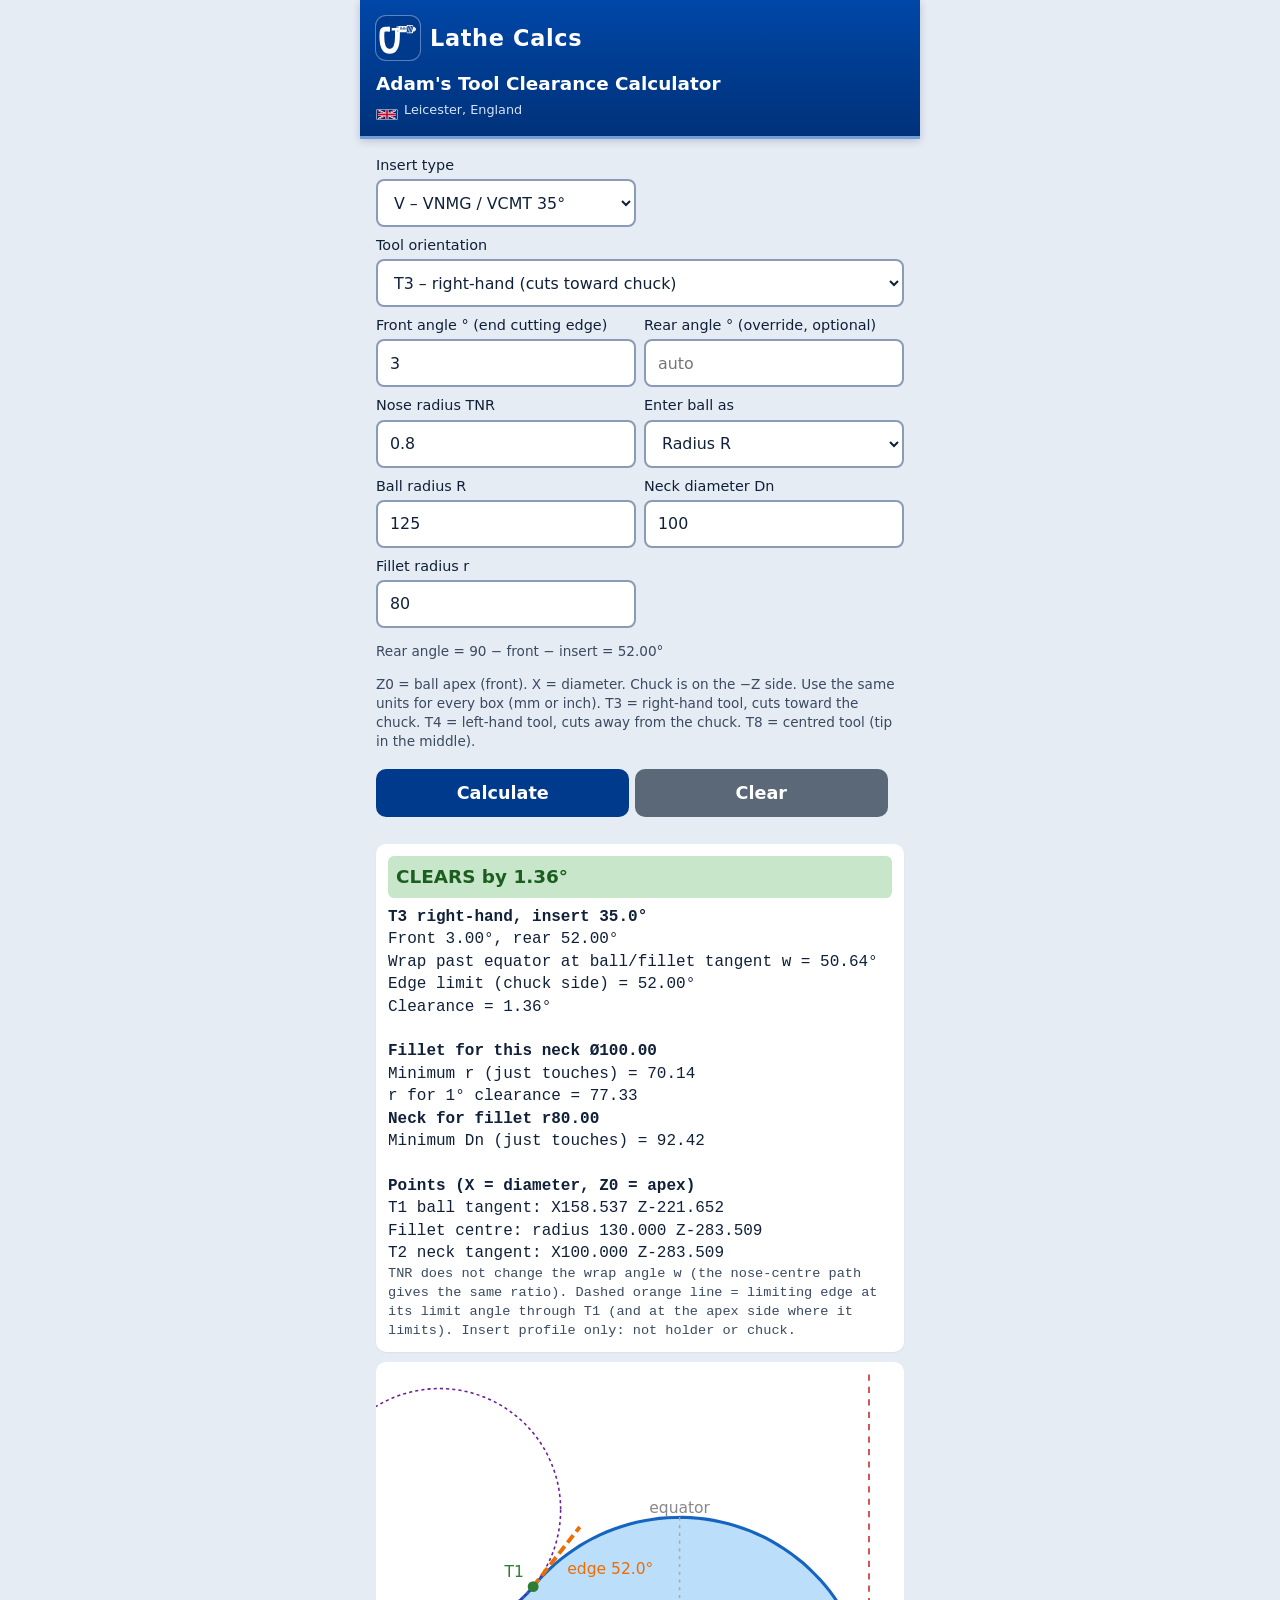
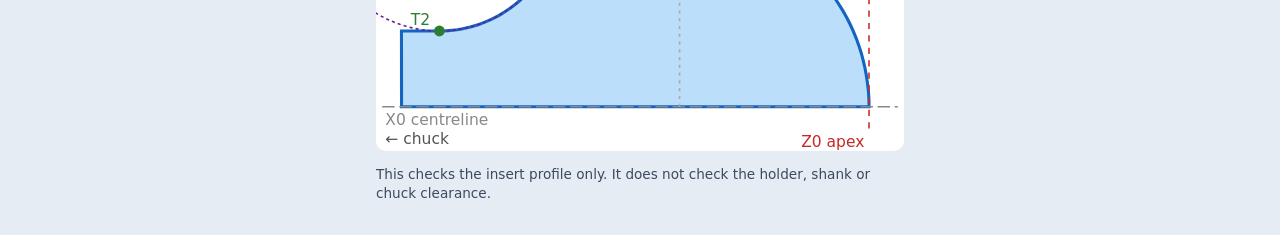
<file: clearance/index.html>
<!DOCTYPE html><html lang="en"><head><meta charset="utf-8"><meta name="viewport" content="width=device-width,initial-scale=1"><title>Adam's Tool Clearance Calculator</title>
<link rel="stylesheet" href="app.css">
<link rel="manifest" href="manifest.json"><meta name="theme-color" content="#003A8C"><link rel="icon" href="icon.svg" type="image/svg+xml"><link rel="icon" href="icon-192.png" sizes="192x192"><link rel="apple-touch-icon" href="icon-192.png"></head><body>
<header class="top"><a class="brand" href="../" aria-label="Lathe Calcs home"><span class="mark" aria-hidden="true"></span><span class="wordmark">Lathe Calcs</span></a><div class="pagehead"><h1>Adam's Tool Clearance Calculator</h1><div class="sub"><svg class="flag" width="24" height="12" viewBox="0 0 60 30" aria-label="Union Jack"><clipPath id="uks"><path d="M0,0v30h60v-30z"/></clipPath><clipPath id="ukt"><path d="M30,15h30v15zv15h-30zh-30v-15zv-15h30z"/></clipPath><g clip-path="url(#uks)"><path d="M0,0v30h60v-30z" fill="#012169"/><path d="M0,0L60,30M60,0L0,30" stroke="#fff" stroke-width="6"/><path d="M0,0L60,30M60,0L0,30" clip-path="url(#ukt)" stroke="#C8102E" stroke-width="4"/><path d="M30,0v30M0,15h60" stroke="#fff" stroke-width="10"/><path d="M30,0v30M0,15h60" stroke="#C8102E" stroke-width="6"/></g></svg> Leicester, England</div></div></header>
<div class="g">
<label>Insert type <select id="it"><option value="35">V – VNMG / VCMT 35°</option><option value="55">D – DNMG 55°</option><option value="60">T – 60°</option><option value="80">C – CNMG 80°</option><option value="80w">W – 80°</option><option value="90">S – 90°</option><option value="custom">Custom angle</option></select></label>
<label id="cal" hidden>Custom insert angle °<input id="ca" type="number" inputmode="decimal" step="any"></label>
<label class="f">Tool orientation <select id="or"><option value="T3">T3 – right-hand (cuts toward chuck)</option><option value="T4">T4 – left-hand (cuts away from chuck)</option><option value="T8">T8 – centred (symmetric on X axis)</option></select></label>
<label id="frl">Front angle ° (end cutting edge)<input id="fr" type="number" inputmode="decimal" step="any"></label>
<label id="rel">Rear angle ° (override, optional)<input id="ra" type="number" inputmode="decimal" step="any" placeholder="auto"></label>
<label>Nose radius TNR<input id="tnr" type="number" inputmode="decimal" step="any"></label>
<label>Enter ball as <select id="srt"><option value="r">Radius R</option><option value="d">Diameter SØ</option></select></label>
<label id="srl"><span>Ball radius R</span><input id="R" type="number" inputmode="decimal" step="any"></label>
<label>Neck diameter Dn<input id="Dn" type="number" inputmode="decimal" step="any"></label>
<label>Fillet radius r<input id="r" type="number" inputmode="decimal" step="any"></label></div>
<p class="n" id="rinfo"></p>
<p class="n">Z0 = ball apex (front). X = diameter. Chuck is on the −Z side. Use the same units for every box (mm or inch). T3 = right-hand tool, cuts toward the chuck. T4 = left-hand tool, cuts away from the chuck. T8 = centred tool (tip in the middle).</p>
<button id="go">Calculate</button> <button id="clr">Clear</button>
<div id="err"></div><div id="res"></div>
<svg id="svg" viewBox="0 0 340 250"></svg>
<p class="n">This checks the insert profile only. It does not check the holder, shank or chuck clearance.</p>
<script>
const rd=d=>d*Math.PI/180,dg=r=>r*180/Math.PI,EPS=1e-4;
const NOSE={V:35,D:55,T:60,C:80,W:80,S:90};
function solve(i){let {R,Dn,r,tnr,orient,ang,front,rearOverride}=i;
if(tnr==null||isNaN(tnr))tnr=0;if(front==null||isNaN(front))front=3;
if(!(R>0))throw"Ball radius R must be positive";if(!(Dn>0))throw"Neck diameter Dn must be positive";if(!(r>0))throw"Fillet radius r must be positive";
if(!(tnr>=0))throw"TNR must be 0 or more";if(!(ang>0&&ang<180))throw"Insert angle must be between 0 and 180°";
const h=Dn/2;if(!(h<R))throw"Neck radius Dn/2 ("+h+") must be smaller than the ball radius R";
if(!(["T8","T3","T4"].includes(orient)))throw"Unknown tool orientation";
let rear=null,chuckLimit,apexLimit;
if(orient==="T8"){chuckLimit=apexLimit=90-ang/2;}
else{if(!(front>-90&&front<90))throw"Front angle must be between −90 and 90°";
 if(rearOverride!=null&&!isNaN(rearOverride)){if(!(rearOverride>0&&rearOverride<90))throw"Rear angle override must be between 0 and 90°";rear=rearOverride;}
 else{rear=90-front-ang;if(!(rear>0))throw"Insert too wide for this front angle: rear angle would be "+rear.toFixed(2)+"° (must be above 0)";}
 const fl=front>=0?90:90+front;
 if(orient==="T3"){chuckLimit=rear;apexLimit=fl;}else{apexLimit=rear;chuckLimit=fl;}}
const w=dg(Math.acos((h+r)/(R+r))),limited=chuckLimit<90-1e-9;
const zc=-R-Math.sqrt((R+r)**2-(h+r)**2),T1=[-R-R*Math.sin(rd(w)),R*Math.cos(rd(w))],T2=[zc,h],FC=[zc,h+r];
const o={R,Dn,r,tnr,orient,ang,front,rear,h,w,chuckLimit,apexLimit,limited,T1,T2,FC,ballX:2*T1[1],neckX:Dn,Zn:zc};
if(limited){o.clearance=chuckLimit-w;o.status=Math.abs(o.clearance)<EPS?"zero":(o.clearance>0?"pass":"fail");
 const rm=(L)=>(R*Math.cos(rd(L))-h)/(1-Math.cos(rd(L)));
 o.rminRaw=rm(chuckLimit);o.rmin=o.rminRaw>0?o.rminRaw:0;o.sharpOk=o.rminRaw<=0;
 if(chuckLimit-1>0){o.r1=rm(chuckLimit-1);o.r1ok=o.r1<=0;}else o.r1=null;
 o.Dnmin=2*((R+r)*Math.cos(rd(chuckLimit))-r);}
else{o.clearance=null;o.status=front>=0?"pass":"fail";}
o.apexDia=apexLimit<90-1e-9?2*R*Math.cos(rd(apexLimit)):0;o.apexUnfinished=o.apexDia>1e-9;
o.warn=[];if(r<tnr-1e-12)o.warn.push("Fillet r "+r+" is smaller than TNR "+tnr+": the nose won't fit in the fillet.");
if(o.apexUnfinished)o.warn.push("Apex side: this tool can only reach "+apexLimit.toFixed(2)+"° past the equator toward the apex. It can't finish inside Ø"+o.apexDia.toFixed(2)+" at the front.");
return o;}
if(typeof module!=="undefined")module.exports={solve,NOSE};
else{const $=id=>document.getElementById(id),F=(v,n)=>v.toFixed(n==null?3:n);
const Z3=v=>F(Math.abs(v)<5e-4?0:v);
function insAng(){const v=$("it").value;if(v==="custom")return parseFloat($("ca").value);if(v==="80w")return 80;return +v}
function frontVal(){const v=parseFloat($("fr").value);return isNaN(v)?3:v}
function ui(){const o=$("or").value;$("cal").hidden=$("it").value!=="custom";$("frl").hidden=$("rel").hidden=o==="T8";
 let t="";if(o!=="T8"){const a=insAng(),f=frontVal(),rv=parseFloat($("ra").value);const rr=isNaN(rv)?90-f-a:rv;t="Rear angle = 90 − front − insert = "+(isNaN(rr)?"?":F(rr,2)+"°"+(isNaN(rv)?"":" (override)"))}
 $("rinfo").textContent=t;}
function draw(q){const S=$("svg");if(!q){S.innerHTML="";return}
const W=340,H=250,ml=14,mr=14,mt=14,mb=28,R=q.R,zmax=0.07*R,zmin=q.Zn-0.22*R,rmax=1.2*R;
const sc=Math.min((W-ml-mr)/(zmax-zmin),(H-mt-mb)/rmax),px=z=>W-mr+(z-zmax)*sc,py=x=>H-mb-x*sc,
P=p=>px(p[0]).toFixed(1)+" "+py(p[1]).toFixed(1),
T=(x,y,t,c,a)=>`<text x="${x.toFixed(1)}" y="${y.toFixed(1)}" font-size="10" fill="${c||'#000'}" text-anchor="${a||'middle'}">${t}</text>`;
const pts=[[0,0]];for(let k=0;k<=60;k++){const a=rd(90+q.w)*k/60;pts.push([-R+R*Math.cos(a),R*Math.sin(a)])}
const a1=Math.atan2(-(q.h+q.r),-R-q.FC[0]),a2=-Math.PI/2;for(let k=1;k<=24;k++){const a=a1+(a2-a1)*k/24;pts.push([q.FC[0]+q.r*Math.cos(a),q.FC[1]+q.r*Math.sin(a)])}
const ze=q.Zn-0.2*R;pts.push([ze,q.h]);
let s=`<path d="M${pts.map(P).join(" L")} L${px(ze)} ${py(0)}Z" fill="#bbdefb" stroke="#1565c0" stroke-width="2"/>`;
s+=`<line x1="4" y1="${py(0)}" x2="${W-4}" y2="${py(0)}" stroke="#888" stroke-dasharray="8 3"/>`+T(6,py(0)+12,"X0 centreline","#888","start");
s+=`<line x1="${px(0)}" y1="${mt-6}" x2="${px(0)}" y2="${py(0)+16}" stroke="#c62828" stroke-dasharray="4"/>`+T(px(0)-3,py(0)+26,"Z0 apex","#c62828","end")+T(6,H-4,"← chuck","#555","start");
s+=`<line x1="${px(-R)}" y1="${py(0)}" x2="${px(-R)}" y2="${py(R)}" stroke="#aaa" stroke-dasharray="2 3"/>`+T(px(-R),py(R)-3,"equator","#888");
s+=`<circle cx="${px(q.FC[0])}" cy="${py(q.FC[1])}" r="${q.r*sc}" fill="none" stroke="#6a1b9a" stroke-dasharray="2"/>`;
const len=0.4*R,flank=(p,dz,L,c)=>{const e=[p[0]+dz*Math.cos(rd(L))*len,p[1]+Math.sin(rd(L))*len];return `<line x1="${px(p[0])}" y1="${py(p[1])}" x2="${px(e[0])}" y2="${py(e[1])}" stroke="${c}" stroke-width="2.5" stroke-dasharray="6 3"/>`};
const col=q.status==="fail"?"#c62828":"#ef6c00";
if(q.limited)s+=flank(q.T1,1,q.chuckLimit,col)+T(px(q.T1[0])+22,py(q.T1[1])-8,"edge "+F(q.chuckLimit,1)+"°",col,"start");
if(q.apexUnfinished){const L=q.apexLimit,pa=[-R+R*Math.sin(rd(L)),R*Math.cos(rd(L))];s+=flank(pa,-1,L,"#ef6c00")+`<line x1="${px(0)}" y1="${py(0)}" x2="${px(0)}" y2="${py(q.apexDia/2)}" stroke="#c62828" stroke-width="4"/>`+`<circle cx="${px(pa[0])}" cy="${py(pa[1])}" r="3" fill="#ef6c00"/>`+T(px(0)-6,py(q.apexDia/2)-4,"unfinished Ø"+F(q.apexDia,1),"#c62828","end")}
[[q.T1,"T1",-6,-6],[q.T2,"T2",-6,-4]].forEach(([p,t,dx,dy])=>s+=`<circle cx="${px(p[0])}" cy="${py(p[1])}" r="3.5" fill="#2e7d32"/>`+T(px(p[0])+dx,py(p[1])+dy,t,"#2e7d32","end"));
S.innerHTML=s}
function calc(){ui();$("err").textContent="";const p=k=>parseFloat($(k).value);let R=p("R");if($("srt").value==="d")R/=2;
const rv=$("ra").value===""?null:p("ra");
try{const q=solve({R,Dn:p("Dn"),r:p("r"),tnr:$("tnr").value===""?0:p("tnr"),orient:$("or").value,ang:insAng(),front:frontVal(),rearOverride:$("or").value==="T8"?null:rv});
const o=q.orient,name=o==="T3"?"T3 right-hand":o==="T4"?"T4 left-hand":"T8 centred";let v;
if(q.limited){const c=q.clearance;v=q.status==="pass"?`<div class="v ok">CLEARS by ${F(c,2)}°</div>`:q.status==="zero"?`<div class="v zr">ZERO clearance: the edge just touches. Don't run it like this.</div>`:`<div class="v no">FAILS by ${F(-c,2)}°: the edge will rub or gouge at the fillet/neck.</div>`}
else v=q.status==="pass"?`<div class="v ok">NECK SIDE CLEARS: the front edge leads into the neck (front angle ${F(q.front,1)}°)</div>`:`<div class="v no">FAILS: negative front angle limits the neck side</div>`;
let h=v+`<b>${name}, insert ${F(q.ang,1)}°</b><br>`+(q.rear!=null?`Front ${F(q.front,2)}°, rear ${F(q.rear,2)}°<br>`:"")+`Wrap past equator at ball/fillet tangent w = ${F(q.w,2)}°<br>`+
(q.limited?`Edge limit (chuck side) = ${F(q.chuckLimit,2)}°<br>Clearance = ${F(q.clearance,2)}°<br><br>`+
`<b>Fillet for this neck Ø${F(q.Dn,2)}</b><br>`+(q.sharpOk?`Minimum r = none: even a sharp corner clears<br>`:`Minimum r (just touches) = ${F(q.rmin,2)}<br>`)+(q.r1==null?"":(q.r1ok?`r for 1° clearance = any (sharp corner clears 1°)<br>`:`r for 1° clearance = ${F(q.r1,2)}<br>`))+
`<b>Neck for fillet r${F(q.r,2)}</b><br>${q.Dnmin<=0?'Minimum Dn = none: any neck down to a point clears':'Minimum Dn (just touches) = '+F(q.Dnmin,2)}<br>`:`Neck side: front angle is not limiting while it is 0° or more and r ≥ TNR.<br>`)+
`<br><b>Points (X = diameter, Z0 = apex)</b><br>T1 ball tangent: X${F(q.ballX)} Z${Z3(q.T1[0])}<br>Fillet centre: radius ${F(q.h+q.r)} Z${Z3(q.FC[0])}<br>T2 neck tangent: X${F(q.neckX)} Z${Z3(q.T2[0])}<br>`;
h+=q.warn.map(t=>`<div class="w">⚠ ${t}</div>`).join("");
if(o==="T4")h+=`<div class="w">T4 cuts away from the chuck: start in the neck, go over the back of the ball up to the equator, then to the apex side as far as the limit above.</div>`;
if(o==="T3"&&q.apexUnfinished)h+=`<div class="w">T3 front angle is negative, so the end edge can't reach the apex.</div>`;
h+=`<div class="n">TNR does not change the wrap angle w (the nose-centre path gives the same ratio). Dashed orange line = limiting edge at its limit angle through T1 (and at the apex side where it limits). Insert profile only: not holder or chuck.</div>`;
$("res").innerHTML=h;draw(q)}
catch(e){$("err").textContent=e;$("res").innerHTML="";draw(null)}}
$("go").onclick=calc;["it","or","ca","fr","ra","tnr","R","Dn","r","srt"].forEach(k=>{$(k).oninput=calc;$(k).onchange=calc});
$("srt").addEventListener("change",()=>{$("srl").firstChild.textContent=$("srt").value==="d"?"Ball diameter SØ":"Ball radius R"});
$("clr").onclick=()=>{["R","Dn","r","ra","ca"].forEach(k=>$(k).value="");$("err").textContent="";$("res").innerHTML="";draw(null)};
$("fr").value=3;$("tnr").value=0.8;$("R").value=125;$("Dn").value=100;$("r").value=80;calc();}
</script><script>if('serviceWorker' in navigator)navigator.serviceWorker.register('sw.js')</script></body></html>
</file>
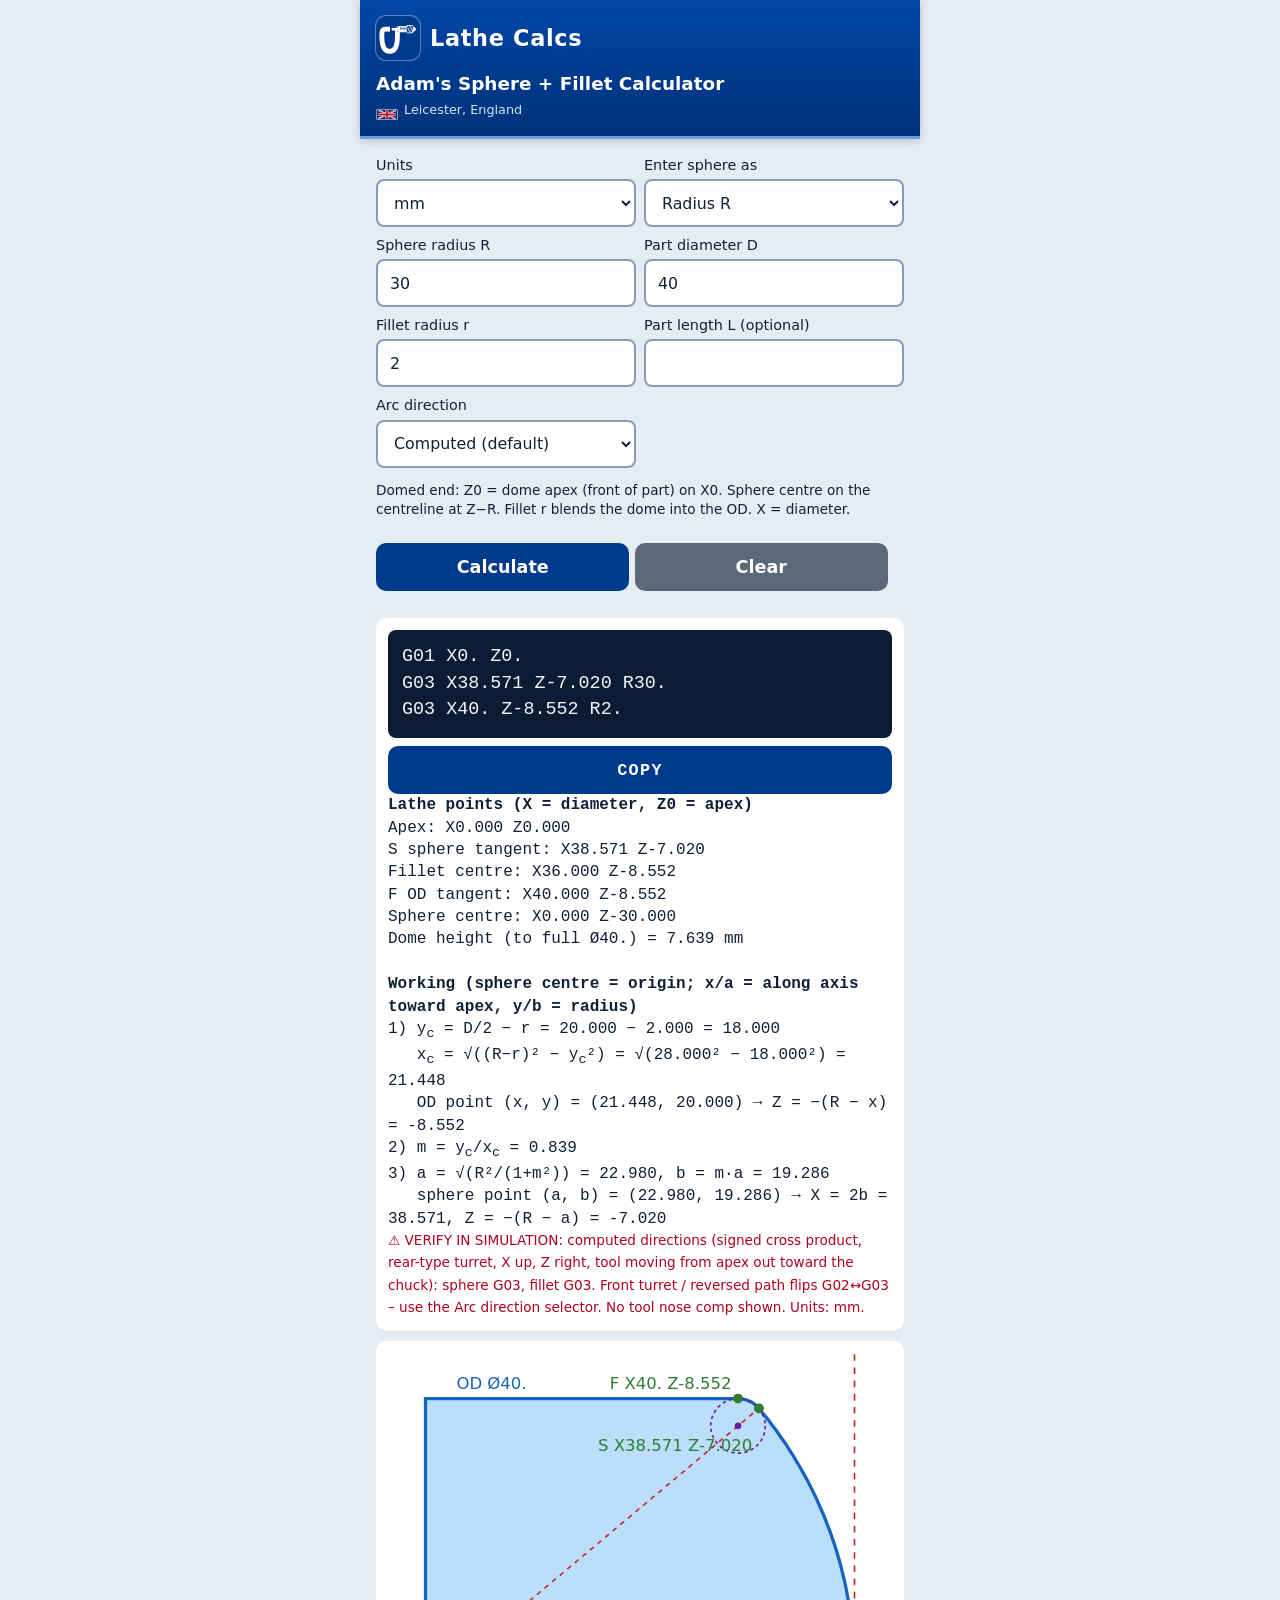
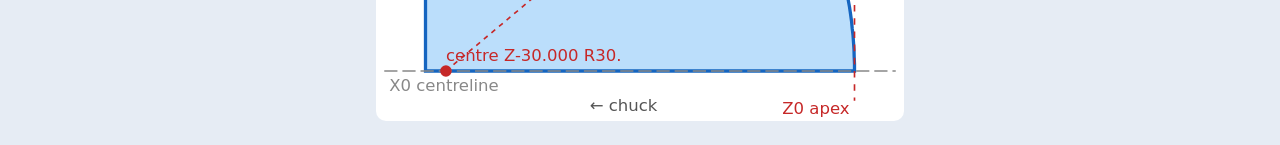
<file: fillet/index.html>
<!DOCTYPE html><html lang="en"><head><meta charset="utf-8"><meta name="viewport" content="width=device-width,initial-scale=1"><title>Adam's Sphere + Fillet Calculator</title>
<link rel="stylesheet" href="app.css"><link rel="manifest" href="manifest.json"><meta name="theme-color" content="#003A8C"><link rel="icon" href="icon.svg" type="image/svg+xml"><link rel="icon" href="icon-192.png" sizes="192x192"><link rel="apple-touch-icon" href="icon-192.png"></head><body>
<header class="top"><a class="brand" href="../" aria-label="Lathe Calcs home"><span class="mark" aria-hidden="true"></span><span class="wordmark">Lathe Calcs</span></a><div class="pagehead"><h1>Adam's Sphere + Fillet Calculator</h1><div class="sub"><svg class="flag" width="24" height="12" viewBox="0 0 60 30" aria-label="Union Jack"><clipPath id="uks"><path d="M0,0v30h60v-30z"/></clipPath><clipPath id="ukt"><path d="M30,15h30v15zv15h-30zh-30v-15zv-15h30z"/></clipPath><g clip-path="url(#uks)"><path d="M0,0v30h60v-30z" fill="#012169"/><path d="M0,0L60,30M60,0L0,30" stroke="#fff" stroke-width="6"/><path d="M0,0L60,30M60,0L0,30" clip-path="url(#ukt)" stroke="#C8102E" stroke-width="4"/><path d="M30,0v30M0,15h60" stroke="#fff" stroke-width="10"/><path d="M30,0v30M0,15h60" stroke="#C8102E" stroke-width="6"/></g></svg> Leicester, England</div></div></header>
<div class="g"><label>Units <select id="u"><option>mm</option><option value="in">inch</option></select></label>
<label>Enter sphere as <select id="srt"><option value="r">Radius R</option><option value="d">Diameter SØ</option></select></label>
<label id="srl"><span>Sphere radius R</span><input id="R" type="number" inputmode="decimal" step="any"></label>
<label>Part diameter D<input id="D" type="number" inputmode="decimal" step="any"></label>
<label>Fillet radius r<input id="r" type="number" inputmode="decimal" step="any"></label>
<label>Part length L (optional)<input id="L" type="number" inputmode="decimal" step="any"></label>
<label>Arc direction <select id="ad"><option value="auto" selected>Computed (default)</option><option value="opp">Opposite direction</option></select></label></div>
<p style="font-size:.85em">Domed end: Z0 = dome apex (front of part) on X0. Sphere centre on the centreline at Z−R. Fillet r blends the dome into the OD. X = diameter.</p>
<button id="go">Calculate</button> <button id="clr">Clear</button>
<div id="err"></div><div id="res"></div>
<svg id="svg" viewBox="0 0 320 230"></svg>
<script>
const X=v=>{const s=(+v.toFixed(3)).toString();return s.includes(".")?s:s+"."},Z3=v=>(Math.abs(v)<5e-4?0:v).toFixed(3);
function dir(c,p,q){const cr=(p[0]-c[0])*(q[1]-c[1])-(p[1]-c[1])*(q[0]-c[0]);return cr>0?"G03":"G02";}
function solve(i){let {R,D,r,L,opp}=i;
if(!(R>0))throw"R must be positive";if(!(D>0))throw"Diameter D must be positive";if(!(r>0))throw"Fillet r must be positive";
if(!(R>r))throw"R must be bigger than fillet r";const h=D/2;if(!(h>r))throw"D/2 ("+h+") must be bigger than fillet r";
if(!(R-r>h-r))throw"Impossible: R must be bigger than D/2 ("+h+") so the dome reaches the OD";
const yc=h-r,xc=Math.sqrt((R-r)**2-yc*yc),m=yc/xc,a=Math.sqrt(R*R/(1+m*m)),b=m*a;
// lathe points [Z, radius]
const C0=[-R,0],A=[0,0],S=[-(R-a),b],F=[-(R-xc),h],C1=[-(R-xc),yc];
if(L!=null&&!isNaN(L)){L=Math.abs(L);if(!(L>R-xc+1e-9))throw"Part length L must be more than "+(R-xc).toFixed(3)+" (past the fillet)";}else L=null;
const cs=dir(C0,A,S),cf=dir(C1,S,F),fl=g=>opp?(g==="G03"?"G02":"G03"):g,ds=fl(cs),df=fl(cf);
const prog=`G01 X0. Z0.\n${ds} X${X(2*S[1])} Z${Z3(S[0])} R${X(R)}\n${df} X${X(D)} Z${Z3(F[0])} R${X(r)}`+(L!=null?`\nG01 X${X(D)} Z${Z3(-L)}`:"");
return{R,D,r,L,h,xc,yc,m,a,b,C0,A,S,F,C1,cs,cf,ds,df,prog,dome:R-Math.sqrt(R*R-h*h)};}
if(typeof module!=="undefined")module.exports={solve};
else{const $=id=>document.getElementById(id),F=v=>v.toFixed(3);
function copyText(t,b){const done=()=>{b.textContent="Copied";setTimeout(()=>b.textContent="Copy",1200)};const fb=()=>{const a=document.createElement("textarea");a.value=t;a.readOnly=true;a.style.position="fixed";a.style.left="-9999px";document.body.appendChild(a);a.select();try{document.execCommand("copy")}finally{document.body.removeChild(a)}done()};if(navigator.clipboard&&navigator.clipboard.writeText)navigator.clipboard.writeText(t).then(done).catch(fb);else fb()}
function draw(q){if(!q){$("svg").innerHTML="";return}
const zmin=-Math.max(q.R,q.L||0)*1.05,x0=290,x1=30,cy=200,sc=Math.min((x0-x1)/(-zmin),170/q.h),px=z=>x0+z*sc,py=x=>cy-x*sc,
T=(x,y,t,c,a)=>`<text x="${x}" y="${y}" font-size="10" fill="${c||'#000'}" text-anchor="${a||'middle'}">${t}</text>`;
const arc=(c,rr,p,qq,n)=>{const a0=Math.atan2(p[1]-c[1],p[0]-c[0]),a1=Math.atan2(qq[1]-c[1],qq[0]-c[0]);const o=[];for(let i=0;i<=n;i++){const t=a0+(a1-a0)*i/n;o.push([c[0]+rr*Math.cos(t),c[1]+rr*Math.sin(t)])}return o};
const zl=q.L!=null?-q.L:zmin,pts=[q.A,...arc(q.C0,q.R,q.A,q.S,40),...arc(q.C1,q.r,q.S,q.F,10),[zl,q.h]];
s=`<path d="M${pts.map(p=>px(p[0]).toFixed(1)+" "+py(p[1]).toFixed(1)).join(" L")} L${px(zl)} ${cy}Z" fill="#bbdefb" stroke="#1565c0" stroke-width="2"/>`;
s+=`<line x1="5" y1="${cy}" x2="315" y2="${cy}" stroke="#888" stroke-dasharray="8 3"/>`+T(8,cy+12,"X0 centreline","#888","start");
s+=`<line x1="${px(q.C0[0])}" y1="${cy}" x2="${px(q.S[0])}" y2="${py(q.S[1])}" stroke="#c62828" stroke-dasharray="3"/><circle cx="${px(q.C0[0])}" cy="${cy}" r="3.5" fill="#c62828"/>`+T(px(q.C0[0]),cy-6,"centre Z"+F(q.C0[0])+"  R"+X(q.R),"#c62828","start");
s+=`<circle cx="${px(q.C1[0])}" cy="${py(q.C1[1])}" r="${q.r*sc}" fill="none" stroke="#6a1b9a" stroke-dasharray="2"/><circle cx="${px(q.C1[0])}" cy="${py(q.C1[1])}" r="2" fill="#6a1b9a"/>`;
[[q.S,"S X"+X(2*q.S[1])+" Z"+F(q.S[0]),12],[q.F,"F X"+X(q.D)+" Z"+F(q.F[0]),-6]].forEach(([p,t,dy])=>s+=`<circle cx="${px(p[0])}" cy="${py(p[1])}" r="3" fill="#2e7d32"/>`+T(px(p[0])-4,py(p[1])+dy+(dy>0?14:0),t,"#2e7d32","end"));
s+=`<line x1="${px(0)}" y1="8" x2="${px(0)}" y2="${cy+18}" stroke="#c62828" stroke-dasharray="4"/>`+T(px(0)-3,cy+26,"Z0 apex","#c62828","end")+T(px(-q.L||zmin)+40,py(q.h)-6,"OD Ø"+X(q.D),"#1565c0")+T(150,224,"← chuck"+(q.L!=null?"   L="+X(q.L):""),"#555");
$("svg").innerHTML=s;}
let s;
function calc(){$("err").textContent="";const p=k=>parseFloat($(k).value),u=$("u").value;let R=p("R");if($("srt").value==="d")R/=2;
try{const q=solve({R,D:p("D"),r:p("r"),L:$("L").value===""?null:p("L"),opp:$("ad").value==="opp"}),P=(n,pt,d)=>`${n}: X${F(d==null?2*pt[1]:d)} Z${F(pt[0])}<br>`;
$("res").innerHTML=`<pre id="prog">${q.prog}</pre><button type="button" id="copy">Copy</button><b>Lathe points (X = diameter, Z0 = apex)</b><br>`+P("Apex",q.A)+P("S sphere tangent",q.S)+P("Fillet centre",q.C1)+P("F OD tangent",q.F,q.D)+P("Sphere centre",q.C0,0)+
`Dome height (to full Ø${X(q.D)}) = ${F(q.dome)} ${u}<br><br><b>Working (sphere centre = origin; x/a = along axis toward apex, y/b = radius)</b><br>`+
`1) y<sub>c</sub> = D/2 − r = ${F(q.h)} − ${F(q.r)} = ${F(q.yc)}<br>&nbsp;&nbsp; x<sub>c</sub> = √((R−r)² − y<sub>c</sub>²) = √(${F(q.R-q.r)}² − ${F(q.yc)}²) = ${F(q.xc)}<br>&nbsp;&nbsp; OD point (x, y) = (${F(q.xc)}, ${F(q.h)}) → Z = −(R − x) = ${F(q.F[0])}<br>`+
`2) m = y<sub>c</sub>/x<sub>c</sub> = ${F(q.m)}<br>3) a = √(R²/(1+m²)) = ${F(q.a)}, b = m·a = ${F(q.b)}<br>&nbsp;&nbsp; sphere point (a, b) = (${F(q.a)}, ${F(q.b)}) → X = 2b = ${F(2*q.b)}, Z = −(R − a) = ${F(q.S[0])}<br>`+
`<span class="w">⚠ VERIFY IN SIMULATION: computed directions (signed cross product, rear-type turret, X up, Z right, tool moving from apex out toward the chuck): sphere ${q.cs}, fillet ${q.cf}. Front turret / reversed path flips G02↔G03 – use the Arc direction selector. No tool nose comp shown. Units: ${u}.</span>`;$("copy").onclick=()=>copyText(q.prog,$("copy"));draw(q)}
catch(e){$("err").textContent=e;$("res").innerHTML="";draw(null)}}
$("go").onclick=calc;["u","ad"].forEach(k=>$(k).onchange=()=>{if($("res").innerHTML)calc()});
$("srt").onchange=()=>{$("srl").firstChild.textContent=$("srt").value==="d"?"Sphere diameter SØ":"Sphere radius R"};
$("clr").onclick=()=>{["R","D","r","L"].forEach(k=>$(k).value="");$("err").textContent="";$("res").innerHTML="";draw(null)};
$("R").value=30;$("D").value=40;$("r").value=2;calc();}
</script><script>if('serviceWorker' in navigator)navigator.serviceWorker.register('sw.js')</script></body></html>
</file>
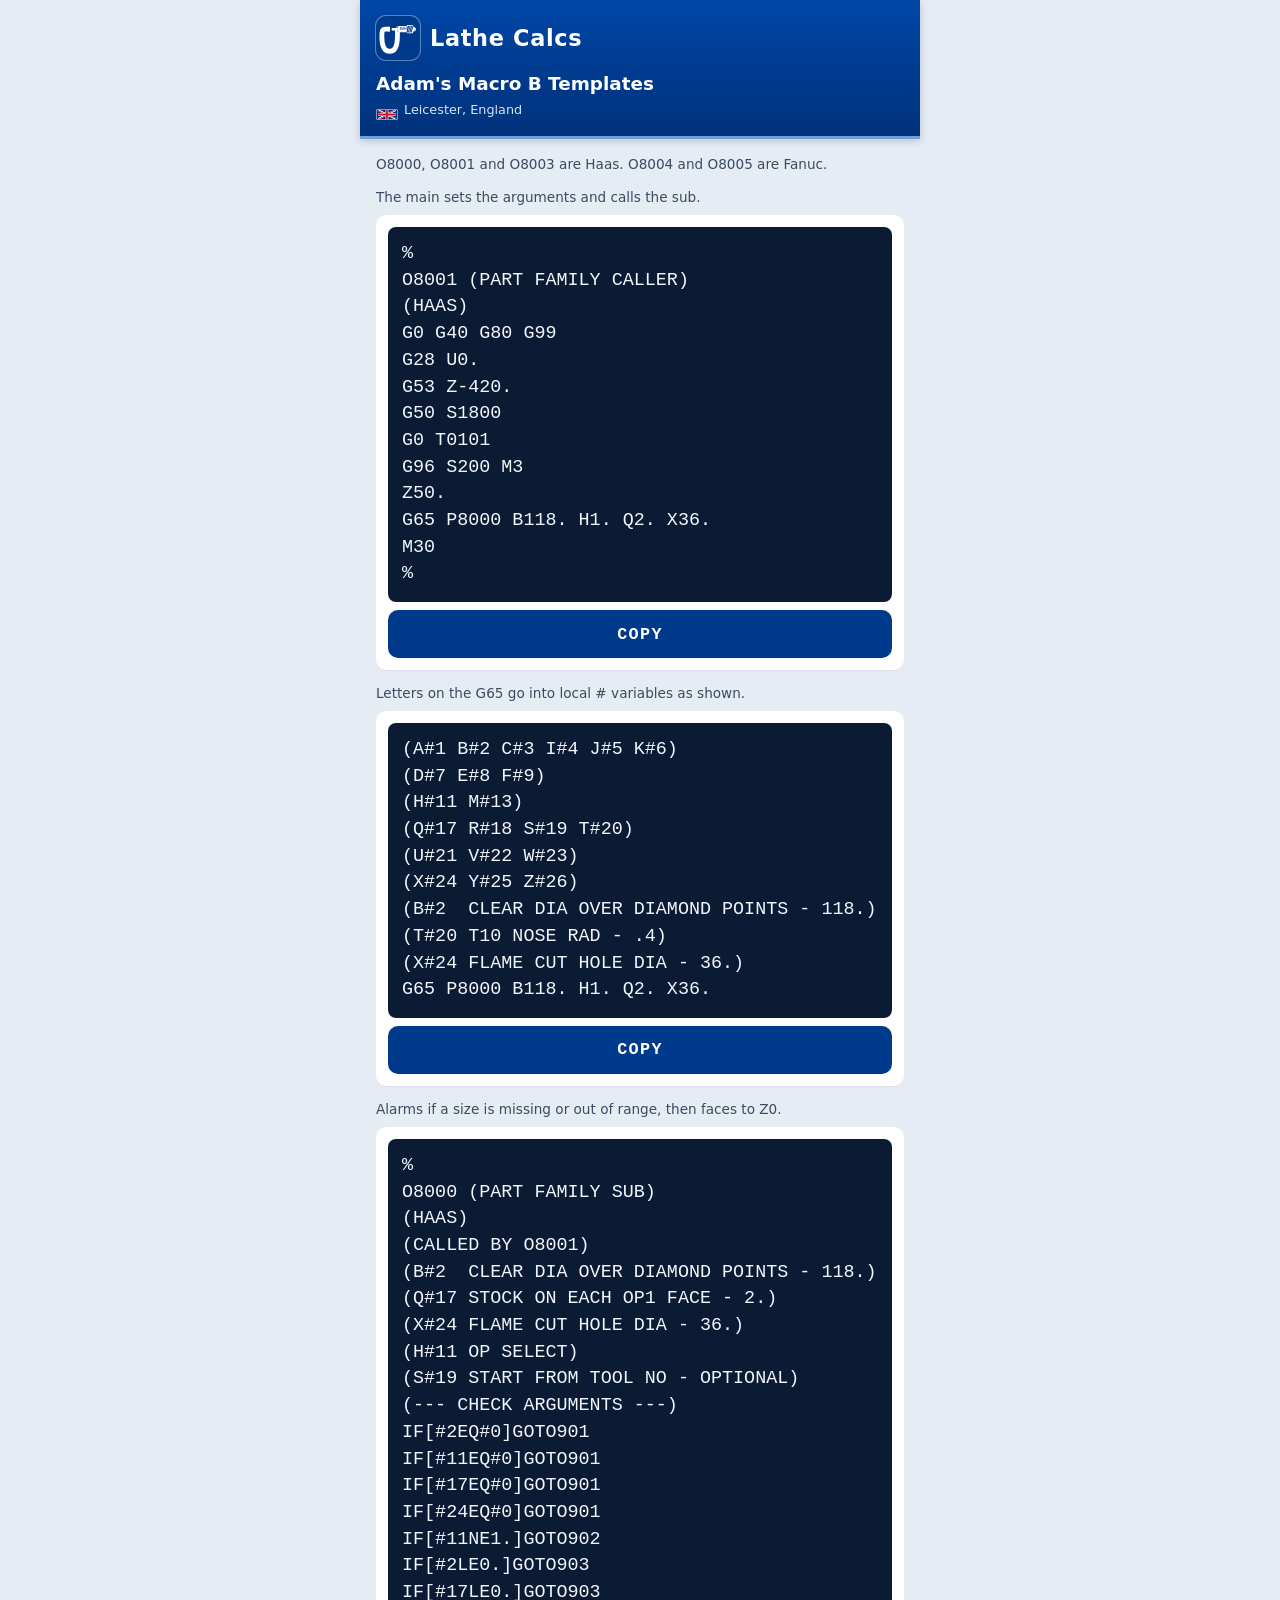
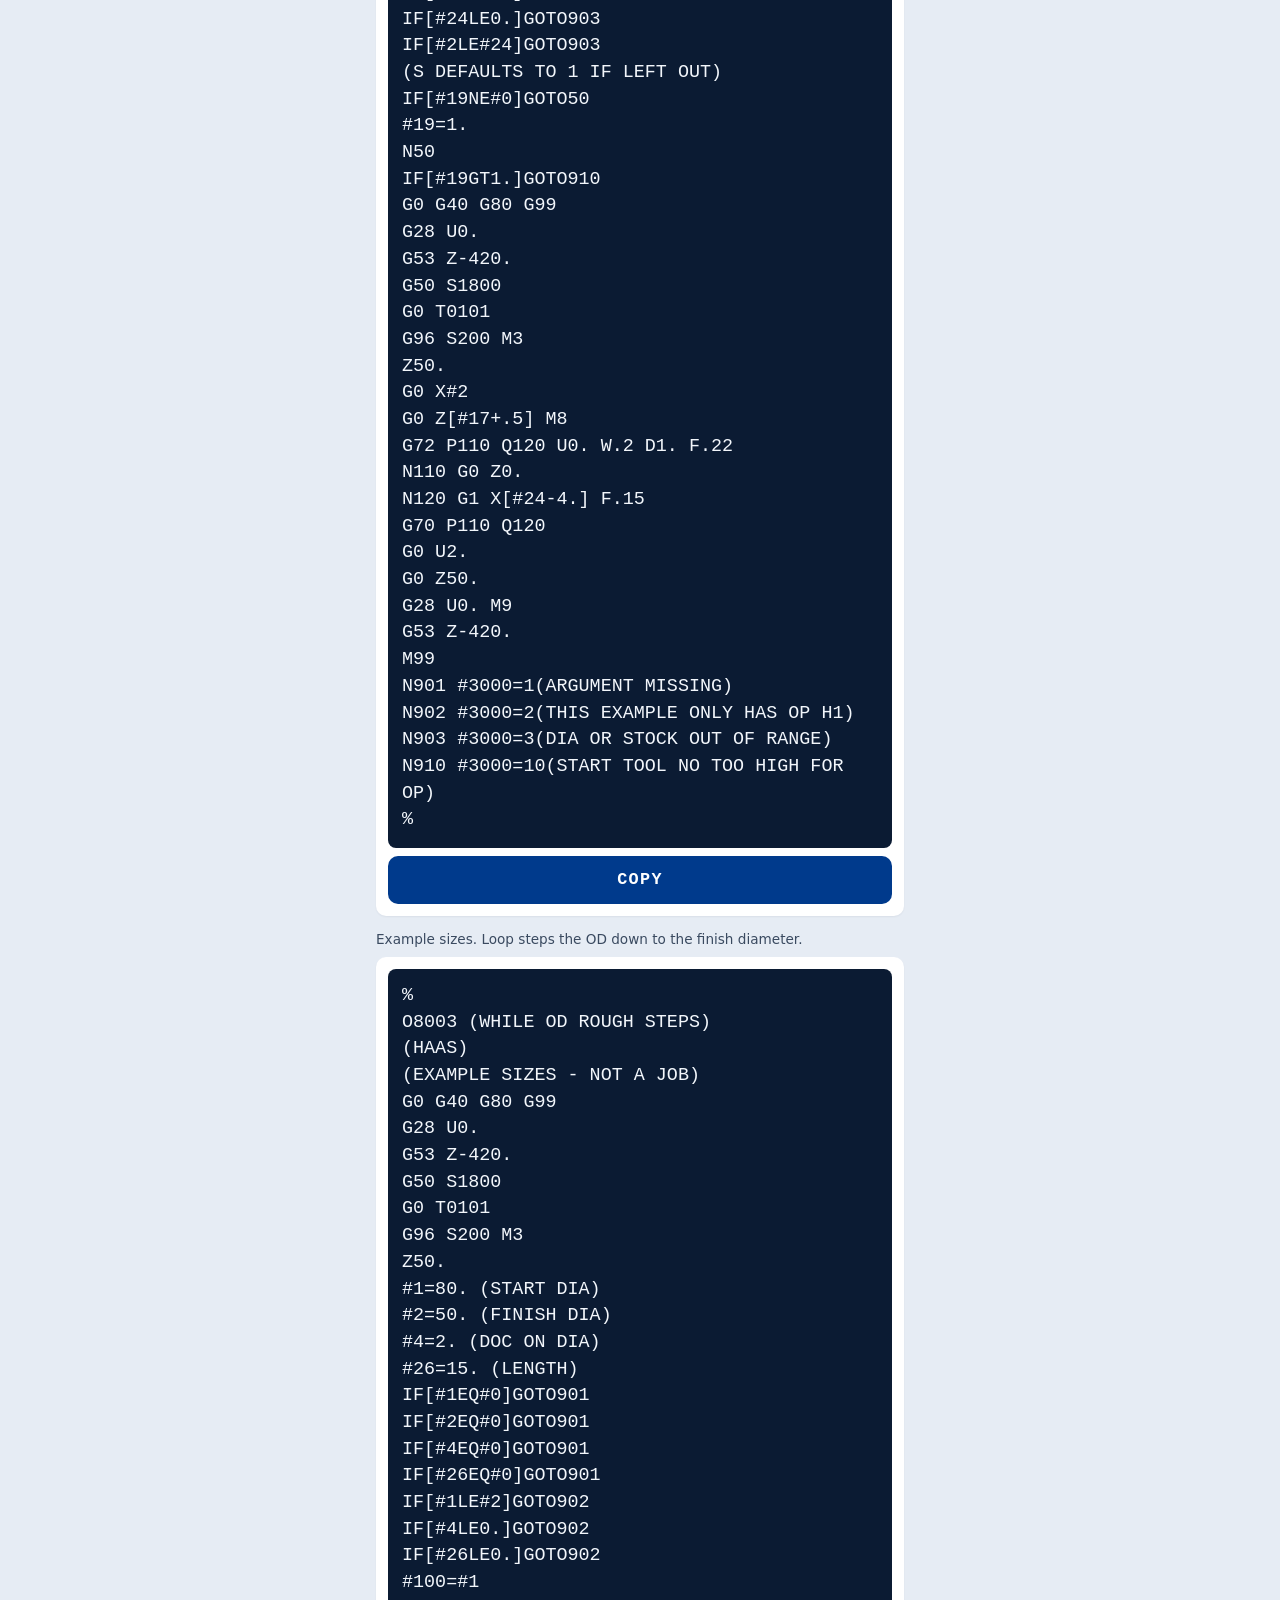
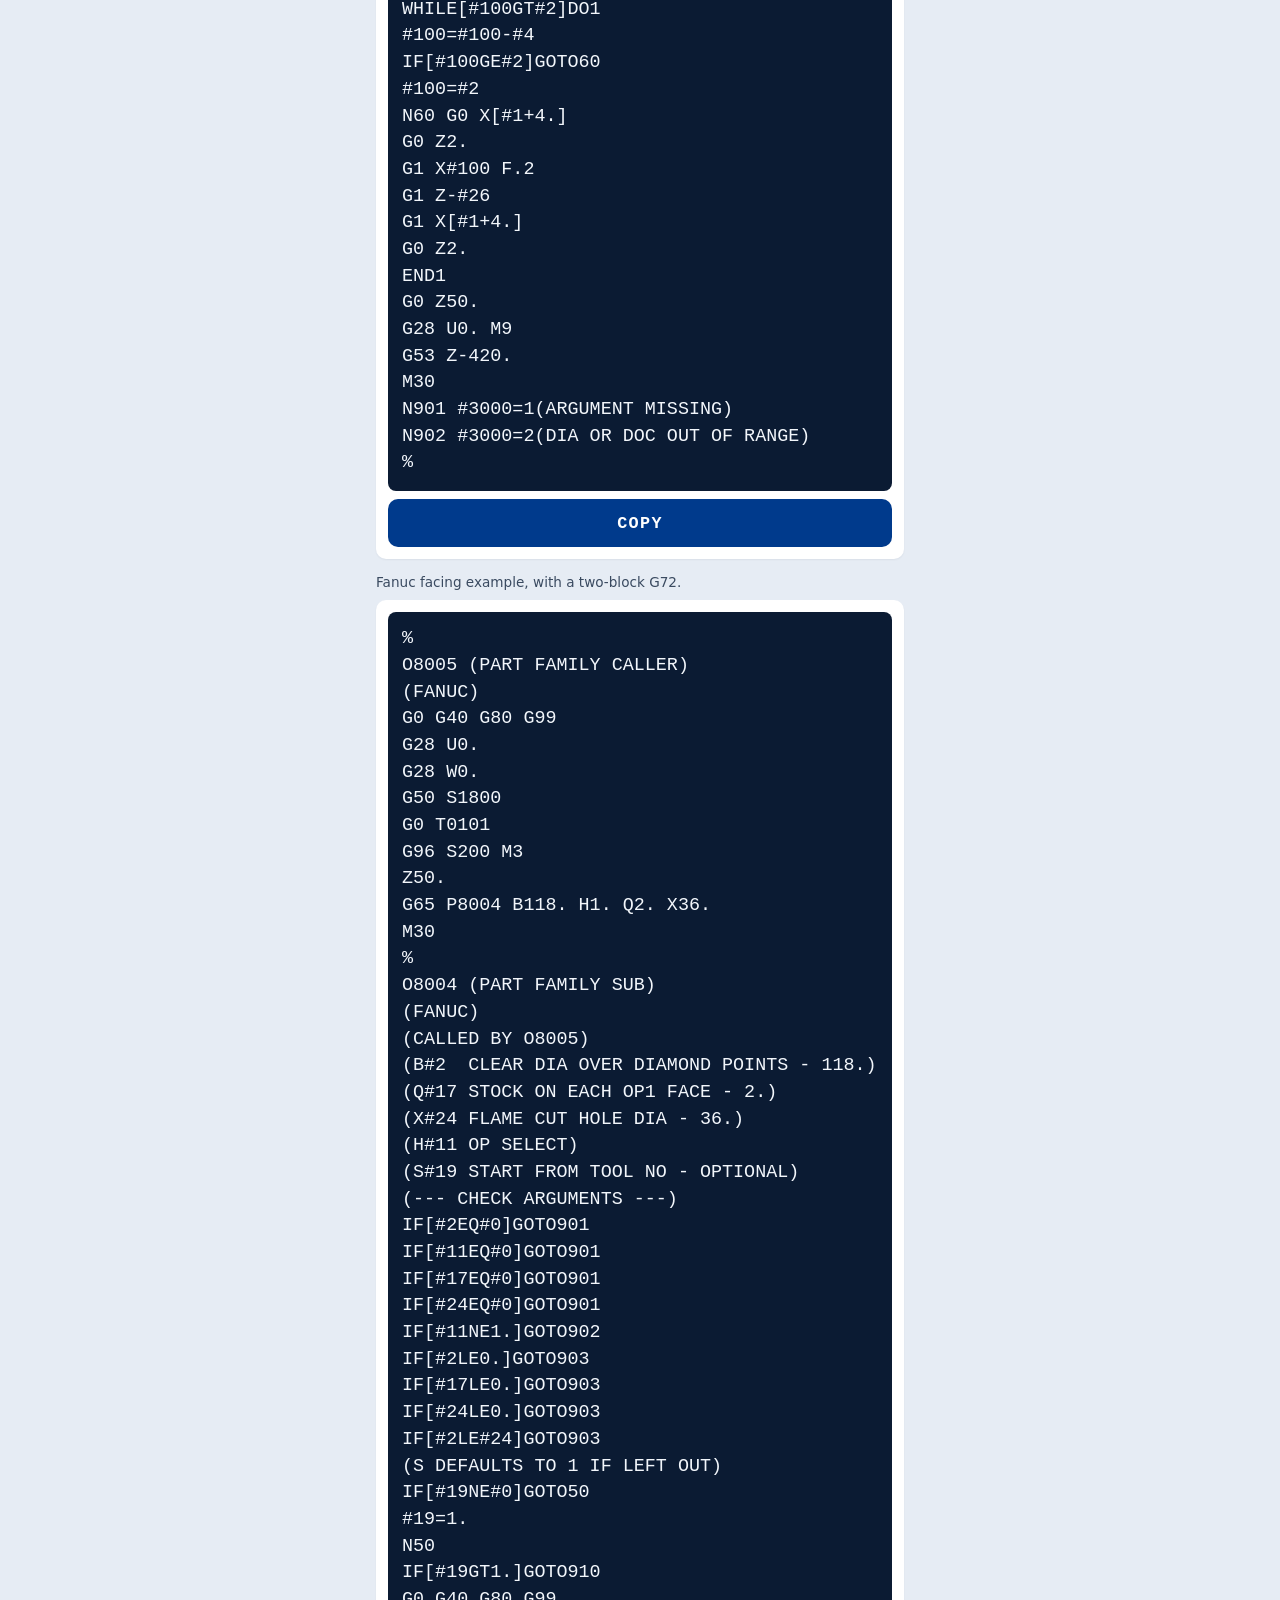
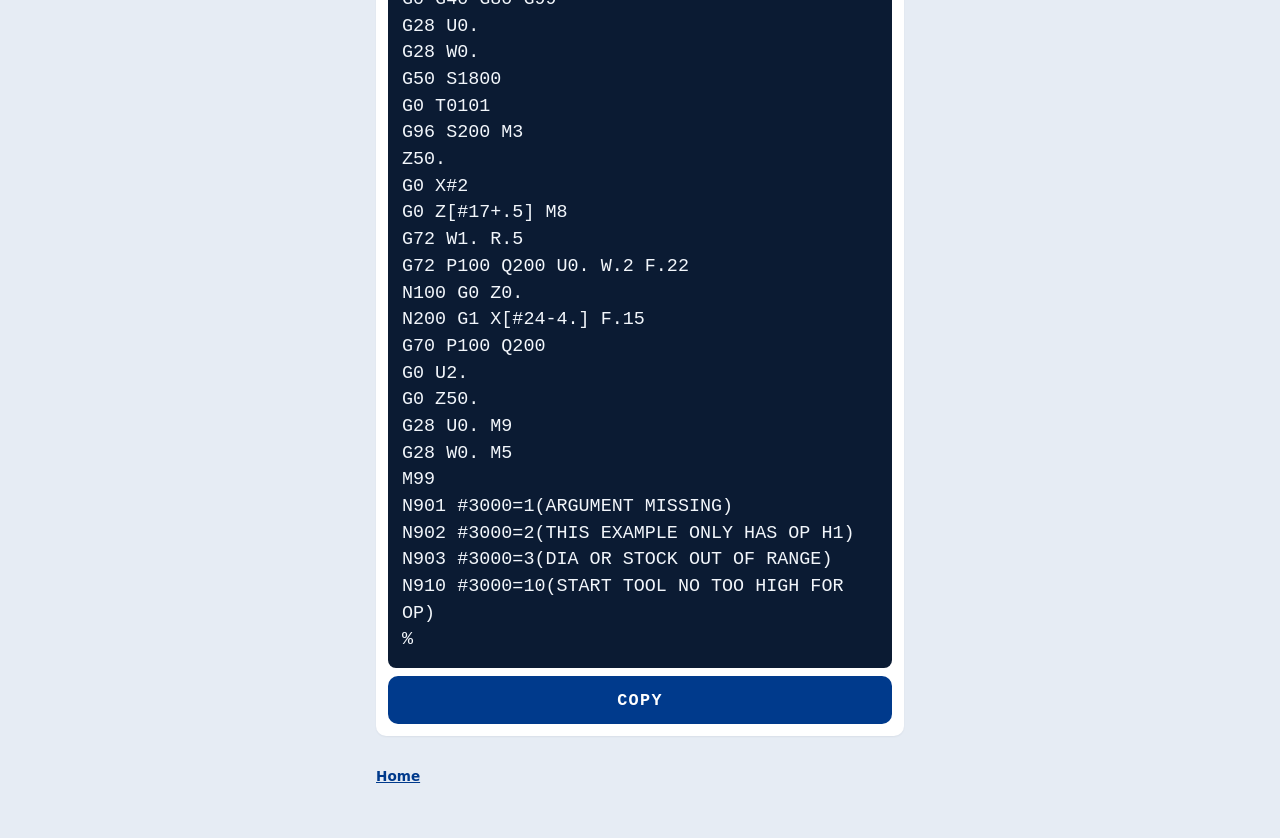
<file: macro/index.html>
<!DOCTYPE html><html lang="en"><head><meta charset="utf-8"><meta name="viewport" content="width=device-width,initial-scale=1"><title>Adam's Macro B Templates</title>
<link rel="stylesheet" href="app.css">
<link rel="manifest" href="manifest.json"><meta name="theme-color" content="#003A8C"><link rel="icon" href="icon.svg" type="image/svg+xml"><link rel="icon" href="icon-192.png" sizes="192x192"><link rel="apple-touch-icon" href="icon-192.png"></head><body>
<header class="top"><a class="brand" href="../" aria-label="Lathe Calcs home"><span class="mark" aria-hidden="true"></span><span class="wordmark">Lathe Calcs</span></a><div class="pagehead"><h1>Adam's Macro B Templates</h1><div class="sub"><svg class="flag" width="24" height="12" viewBox="0 0 60 30" aria-label="Union Jack"><clipPath id="uks"><path d="M0,0v30h60v-30z"/></clipPath><clipPath id="ukt"><path d="M30,15h30v15zv15h-30zh-30v-15zv-15h30z"/></clipPath><g clip-path="url(#uks)"><path d="M0,0v30h60v-30z" fill="#012169"/><path d="M0,0L60,30M60,0L0,30" stroke="#fff" stroke-width="6"/><path d="M0,0L60,30M60,0L0,30" clip-path="url(#ukt)" stroke="#C8102E" stroke-width="4"/><path d="M30,0v30M0,15h60" stroke="#fff" stroke-width="10"/><path d="M30,0v30M0,15h60" stroke="#C8102E" stroke-width="6"/></g></svg> Leicester, England</div></div></header>
<p class="n">O8000, O8001 and O8003 are Haas. O8004 and O8005 are Fanuc.</p>
<p class="n">The main sets the arguments and calls the sub.</p>
<div class="res"><pre id="p1">%
O8001 (PART FAMILY CALLER)
(HAAS)
G0 G40 G80 G99
G28 U0.
G53 Z-420.
G50 S1800
G0 T0101
G96 S200 M3
Z50.
G65 P8000 B118. H1. Q2. X36.
M30
%</pre><button type="button" class="copy" data-src="p1">Copy</button></div>
<p class="n">Letters on the G65 go into local # variables as shown.</p>
<div class="res"><pre id="p2">(A#1 B#2 C#3 I#4 J#5 K#6)
(D#7 E#8 F#9)
(H#11 M#13)
(Q#17 R#18 S#19 T#20)
(U#21 V#22 W#23)
(X#24 Y#25 Z#26)
(B#2  CLEAR DIA OVER DIAMOND POINTS - 118.)
(T#20 T10 NOSE RAD - .4)
(X#24 FLAME CUT HOLE DIA - 36.)
G65 P8000 B118. H1. Q2. X36.</pre><button type="button" class="copy" data-src="p2">Copy</button></div>
<p class="n">Alarms if a size is missing or out of range, then faces to Z0.</p>
<div class="res"><pre id="p3">%
O8000 (PART FAMILY SUB)
(HAAS)
(CALLED BY O8001)
(B#2  CLEAR DIA OVER DIAMOND POINTS - 118.)
(Q#17 STOCK ON EACH OP1 FACE - 2.)
(X#24 FLAME CUT HOLE DIA - 36.)
(H#11 OP SELECT)
(S#19 START FROM TOOL NO - OPTIONAL)
(--- CHECK ARGUMENTS ---)
IF[#2EQ#0]GOTO901
IF[#11EQ#0]GOTO901
IF[#17EQ#0]GOTO901
IF[#24EQ#0]GOTO901
IF[#11NE1.]GOTO902
IF[#2LE0.]GOTO903
IF[#17LE0.]GOTO903
IF[#24LE0.]GOTO903
IF[#2LE#24]GOTO903
(S DEFAULTS TO 1 IF LEFT OUT)
IF[#19NE#0]GOTO50
#19=1.
N50
IF[#19GT1.]GOTO910
G0 G40 G80 G99
G28 U0.
G53 Z-420.
G50 S1800
G0 T0101
G96 S200 M3
Z50.
G0 X#2
G0 Z[#17+.5] M8
G72 P110 Q120 U0. W.2 D1. F.22
N110 G0 Z0.
N120 G1 X[#24-4.] F.15
G70 P110 Q120
G0 U2.
G0 Z50.
G28 U0. M9
G53 Z-420.
M99
N901 #3000=1(ARGUMENT MISSING)
N902 #3000=2(THIS EXAMPLE ONLY HAS OP H1)
N903 #3000=3(DIA OR STOCK OUT OF RANGE)
N910 #3000=10(START TOOL NO TOO HIGH FOR OP)
%</pre><button type="button" class="copy" data-src="p3">Copy</button></div>
<p class="n">Example sizes. Loop steps the OD down to the finish diameter.</p>
<div class="res"><pre id="p4">%
O8003 (WHILE OD ROUGH STEPS)
(HAAS)
(EXAMPLE SIZES - NOT A JOB)
G0 G40 G80 G99
G28 U0.
G53 Z-420.
G50 S1800
G0 T0101
G96 S200 M3
Z50.
#1=80. (START DIA)
#2=50. (FINISH DIA)
#4=2. (DOC ON DIA)
#26=15. (LENGTH)
IF[#1EQ#0]GOTO901
IF[#2EQ#0]GOTO901
IF[#4EQ#0]GOTO901
IF[#26EQ#0]GOTO901
IF[#1LE#2]GOTO902
IF[#4LE0.]GOTO902
IF[#26LE0.]GOTO902
#100=#1
WHILE[#100GT#2]DO1
#100=#100-#4
IF[#100GE#2]GOTO60
#100=#2
N60 G0 X[#1+4.]
G0 Z2.
G1 X#100 F.2
G1 Z-#26
G1 X[#1+4.]
G0 Z2.
END1
G0 Z50.
G28 U0. M9
G53 Z-420.
M30
N901 #3000=1(ARGUMENT MISSING)
N902 #3000=2(DIA OR DOC OUT OF RANGE)
%</pre><button type="button" class="copy" data-src="p4">Copy</button></div>
<p class="n">Fanuc facing example, with a two-block G72.</p>
<div class="res"><pre id="p5">%
O8005 (PART FAMILY CALLER)
(FANUC)
G0 G40 G80 G99
G28 U0.
G28 W0.
G50 S1800
G0 T0101
G96 S200 M3
Z50.
G65 P8004 B118. H1. Q2. X36.
M30
%
O8004 (PART FAMILY SUB)
(FANUC)
(CALLED BY O8005)
(B#2  CLEAR DIA OVER DIAMOND POINTS - 118.)
(Q#17 STOCK ON EACH OP1 FACE - 2.)
(X#24 FLAME CUT HOLE DIA - 36.)
(H#11 OP SELECT)
(S#19 START FROM TOOL NO - OPTIONAL)
(--- CHECK ARGUMENTS ---)
IF[#2EQ#0]GOTO901
IF[#11EQ#0]GOTO901
IF[#17EQ#0]GOTO901
IF[#24EQ#0]GOTO901
IF[#11NE1.]GOTO902
IF[#2LE0.]GOTO903
IF[#17LE0.]GOTO903
IF[#24LE0.]GOTO903
IF[#2LE#24]GOTO903
(S DEFAULTS TO 1 IF LEFT OUT)
IF[#19NE#0]GOTO50
#19=1.
N50
IF[#19GT1.]GOTO910
G0 G40 G80 G99
G28 U0.
G28 W0.
G50 S1800
G0 T0101
G96 S200 M3
Z50.
G0 X#2
G0 Z[#17+.5] M8
G72 W1. R.5
G72 P100 Q200 U0. W.2 F.22
N100 G0 Z0.
N200 G1 X[#24-4.] F.15
G70 P100 Q200
G0 U2.
G0 Z50.
G28 U0. M9
G28 W0. M5
M99
N901 #3000=1(ARGUMENT MISSING)
N902 #3000=2(THIS EXAMPLE ONLY HAS OP H1)
N903 #3000=3(DIA OR STOCK OUT OF RANGE)
N910 #3000=10(START TOOL NO TOO HIGH FOR OP)
%</pre><button type="button" class="copy" data-src="p5">Copy</button></div>
<p style="font-size:.85em;margin-top:16px"><a href="../" style="color:#003A8C">Home</a></p>
<script>
function copyText(t,b){const done=()=>{b.textContent="Copied";setTimeout(()=>b.textContent="Copy",1200)};const fb=()=>{const a=document.createElement("textarea");a.value=t;a.readOnly=true;a.style.position="fixed";a.style.left="-9999px";document.body.appendChild(a);a.select();try{document.execCommand("copy")}finally{document.body.removeChild(a)}done()};if(navigator.clipboard&&navigator.clipboard.writeText)navigator.clipboard.writeText(t).then(done).catch(fb);else fb()}
document.querySelectorAll(".copy").forEach(b=>{b.onclick=()=>copyText(document.getElementById(b.dataset.src).textContent.trim(),b)});
</script><script>if('serviceWorker' in navigator)navigator.serviceWorker.register('sw.js')</script></body></html>
</file>
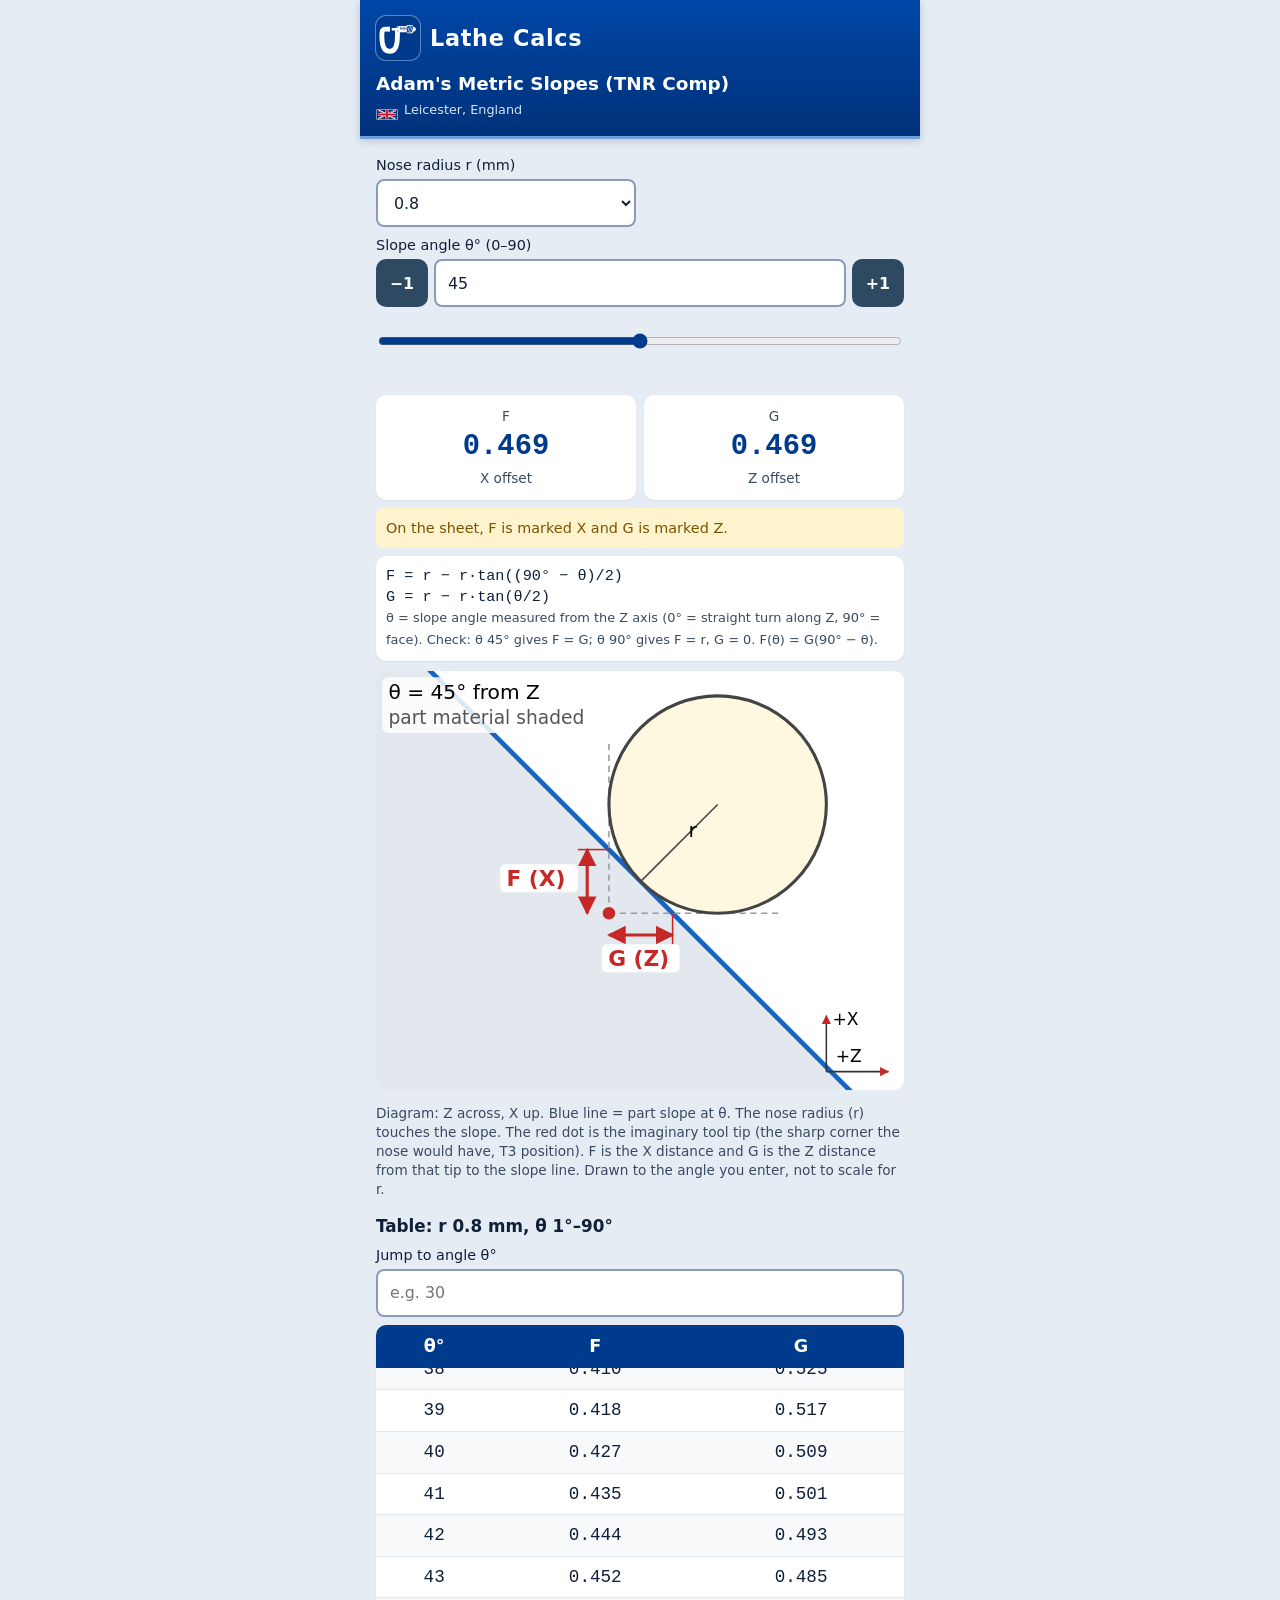
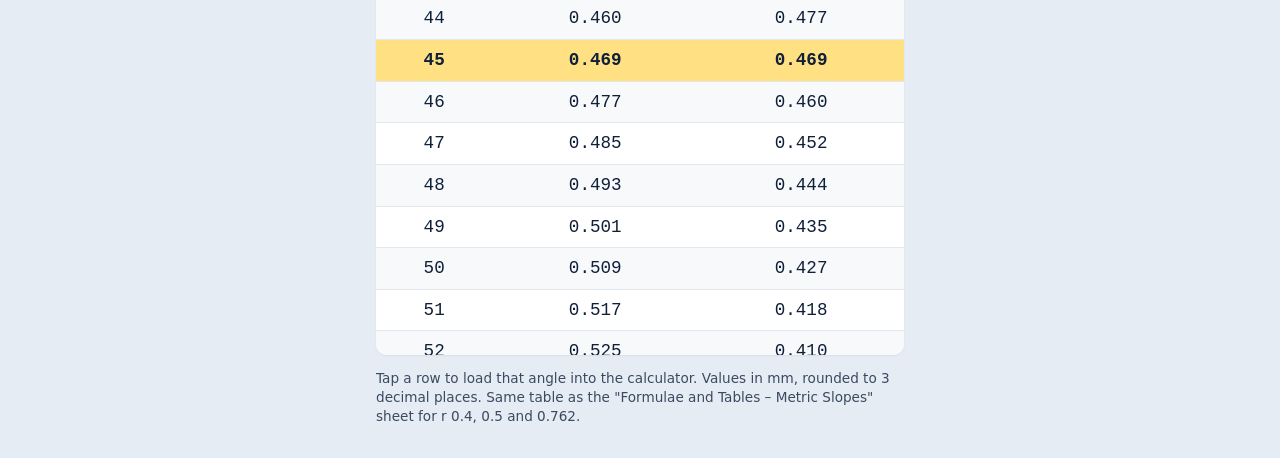
<file: slopes/index.html>
<!DOCTYPE html><html lang="en"><head><meta charset="utf-8"><meta name="viewport" content="width=device-width,initial-scale=1"><title>Adam's Metric Slopes – Nose Radius Compensation</title>
<link rel="stylesheet" href="app.css">
<link rel="manifest" href="manifest.json"><meta name="theme-color" content="#003A8C"><link rel="icon" href="icon.svg" type="image/svg+xml"><link rel="icon" href="icon-192.png" sizes="192x192"><link rel="apple-touch-icon" href="icon-192.png"></head><body>
<header class="top"><a class="brand" href="../" aria-label="Lathe Calcs home"><span class="mark" aria-hidden="true"></span><span class="wordmark">Lathe Calcs</span></a><div class="pagehead"><h1>Adam's Metric Slopes (TNR Comp)</h1><div class="sub"><svg class="flag" width="24" height="12" viewBox="0 0 60 30" aria-label="Union Jack"><clipPath id="uks"><path d="M0,0v30h60v-30z"/></clipPath><clipPath id="ukt"><path d="M30,15h30v15zv15h-30zh-30v-15zv-15h30z"/></clipPath><g clip-path="url(#uks)"><path d="M0,0v30h60v-30z" fill="#012169"/><path d="M0,0L60,30M60,0L0,30" stroke="#fff" stroke-width="6"/><path d="M0,0L60,30M60,0L0,30" clip-path="url(#ukt)" stroke="#C8102E" stroke-width="4"/><path d="M30,0v30M0,15h60" stroke="#fff" stroke-width="10"/><path d="M30,0v30M0,15h60" stroke="#C8102E" stroke-width="6"/></g></svg> Leicester, England</div></div></header>
<div class="g">
<label>Nose radius r (mm)<select id="rs"><option value="0.2">0.2</option><option value="0.4">0.4 (1/64")</option><option value="0.5">0.5 (0.020")</option><option value="0.762">0.762 (0.030")</option><option value="0.8" selected>0.8</option><option value="1.2">1.2</option><option value="1.6">1.6</option><option value="custom">Custom…</option></select></label>
<label id="rcl" hidden>Custom r (mm)<input id="rc" type="number" inputmode="decimal" step="any" min="0"></label>
<label class="f">Slope angle θ° (0–90)<div class="st"><button id="dn" aria-label="minus 1 degree">−1</button><input id="th" type="number" inputmode="decimal" step="any" min="0" max="90" value="45"><button id="up" aria-label="plus 1 degree">+1</button></div></label>
<label class="f"><input id="sl" type="range" min="0" max="90" step="0.5" value="45" aria-label="angle slider"></label></div>
<div id="err"></div>
<div class="out"><div><span>F</span><b id="fo">–</b><span id="fx">X offset</span></div><div><span>G</span><b id="go">–</b><span id="gx">Z offset</span></div></div>
<div class="note">On the sheet, F is marked X and G is marked Z.</div>
<div class="fm">F = r − r·tan((90° − θ)/2)<br>G = r − r·tan(θ/2)<br><span class="n" style="font-family:system-ui">θ = slope angle measured from the Z axis (0° = straight turn along Z, 90° = face). Check: θ 45° gives F = G; θ 90° gives F = r, G = 0. F(θ) = G(90° − θ).</span></div>
<svg id="svg" viewBox="0 0 340 270" aria-label="Nose radius on a slope with F and G"></svg>
<p class="n">Diagram: Z across, X up. Blue line = part slope at θ. The nose radius (r) touches the slope. The red dot is the imaginary tool tip (the sharp corner the nose would have, T3 position). F is the X distance and G is the Z distance from that tip to the slope line. Drawn to the angle you enter, not to scale for r.</p>
<h2>Table: r <span id="tr">0.8</span> mm, θ 1°–90°</h2>
<div class="g"><label class="f">Jump to angle θ°<input id="jp" type="number" inputmode="numeric" min="1" max="90" step="1" placeholder="e.g. 30"></label></div>
<div class="tw" id="tw"><table><thead><tr><th>θ°</th><th>F</th><th>G</th></tr></thead><tbody id="tb"></tbody></table></div>
<p class="n">Tap a row to load that angle into the calculator. Values in mm, rounded to 3 decimal places. Same table as the "Formulae and Tables – Metric Slopes" sheet for r 0.4, 0.5 and 0.762.</p>
<script>
const rad=d=>d*Math.PI/180;
function F(r,t){return r-r*Math.tan(rad((90-t)/2))}
function G(r,t){return r-r*Math.tan(rad(t/2))}
function fix3(v){const x=Math.round(v*1000+(v>=0?1e-9:-1e-9))/1000;return (Object.is(x,-0)||Math.abs(x)<5e-10?0:x).toFixed(3)}
function check(r,t){if(!(r>0)||!isFinite(r))throw"Nose radius must be more than 0";if(!isFinite(t)||t<0||t>90)throw"Angle θ must be from 0 to 90°";}
function slope(r,t){check(r,t);return{F:F(r,t),G:G(r,t)}}
function table(r){const a=[];for(let t=1;t<=90;t++)a.push([t,fix3(F(r,t)),fix3(G(r,t))]);return a}
if(typeof module!=="undefined")module.exports={F,G,fix3,slope,table};
if(typeof document!=="undefined"){
const $=id=>document.getElementById(id);let lastR=null;
const getR=()=>$("rs").value==="custom"?parseFloat($("rc").value):parseFloat($("rs").value);
function draw(r,t){const s=$("svg");if(!(r>0)||!(t>=0&&t<=90)){s.innerHTML="";return}
 const R=70,cx=220,cy=86,px=cx-R,py=cy+R; // screen: Z right, X up (y down)
 const a=rad(t),dx=Math.cos(a),dy=Math.sin(a); // line direction (screen): right & down
 const nx=Math.sin(a),ny=-Math.cos(a); // normal toward circle (up-right)
 const tx=cx-nx*R,ty=cy-ny*R; // tangent point
 const k=R; const f=k-k*Math.tan(rad((90-t)/2)),g=k-k*Math.tan(rad(t/2));
 const L=400,x1=tx-dx*L,y1=ty-dy*L,x2=tx+dx*L,y2=ty+dy*L;
 let h='<defs><marker id="ar" viewBox="0 0 10 10" refX="9" refY="5" markerWidth="6" markerHeight="6" orient="auto-start-reverse"><path d="M0,0L10,5L0,10z" fill="#c62828"/></marker></defs>';
 h+='<polygon points="'+x1+','+y1+' '+x2+','+y2+' '+(x2-600)+','+(y2+600)+' -600,800" fill="#e3e8ef"/>';
 h+='<line x1="'+x1+'" y1="'+y1+'" x2="'+x2+'" y2="'+y2+'" stroke="#1565c0" stroke-width="3"/>';
 h+='<line x1="'+px+'" y1="'+py+'" x2="'+(px+R+40)+'" y2="'+py+'" stroke="#999" stroke-dasharray="4 3"/><line x1="'+px+'" y1="'+py+'" x2="'+px+'" y2="'+(py-R-40)+'" stroke="#999" stroke-dasharray="4 3"/>';
 h+='<circle cx="'+cx+'" cy="'+cy+'" r="'+R+'" fill="#fff8e1" stroke="#444" stroke-width="2"/><line x1="'+cx+'" y1="'+cy+'" x2="'+tx+'" y2="'+ty+'" stroke="#444"/><text x="'+(cx+(tx-cx)/2+6)+'" y="'+(cy+(ty-cy)/2-4)+'" font-size="13">r</text>';
 if(f>0.5)h+='<line x1="'+(px-14)+'" y1="'+py+'" x2="'+(px-14)+'" y2="'+(py-f)+'" stroke="#c62828" stroke-width="2" marker-start="url(#ar)" marker-end="url(#ar)"/><line x1="'+px+'" y1="'+(py-f)+'" x2="'+(px-20)+'" y2="'+(py-f)+'" stroke="#c62828"/><rect x="'+(px-70)+'" y="'+(py-f/2-11)+'" width="50" height="18" rx="3" fill="#fff"/><text x="'+(px-66)+'" y="'+(py-f/2+3)+'" font-size="14" fill="#c62828" font-weight="bold">F (X)</text>';
 if(g>0.5)h+='<line x1="'+px+'" y1="'+(py+14)+'" x2="'+(px+g)+'" y2="'+(py+14)+'" stroke="#c62828" stroke-width="2" marker-start="url(#ar)" marker-end="url(#ar)"/><line x1="'+(px+g)+'" y1="'+py+'" x2="'+(px+g)+'" y2="'+(py+20)+'" stroke="#c62828"/><rect x="'+(px+g/2-25)+'" y="'+(py+20)+'" width="50" height="18" rx="3" fill="#fff"/><text x="'+(px+g/2-21)+'" y="'+(py+34)+'" font-size="14" fill="#c62828" font-weight="bold">G (Z)</text>';
 h+='<circle cx="'+px+'" cy="'+py+'" r="4" fill="#c62828"/>';
 h+='<rect x="4" y="4" width="128" height="36" rx="4" fill="#fff" fill-opacity=".85"/><text x="8" y="18" font-size="13">θ = '+(+t.toFixed(2))+'° from Z</text><text x="8" y="34" font-size="12" fill="#555">part material shaded</text>';
 h+='<line x1="290" y1="258" x2="330" y2="258" stroke="#333" marker-end="url(#ar)"/><text x="296" y="252" font-size="11">+Z</text><line x1="290" y1="258" x2="290" y2="222" stroke="#333" marker-end="url(#ar)"/><text x="294" y="228" font-size="11">+X</text>';
 s.innerHTML=h}
function build(r){const tb=$("tb");tb.innerHTML=table(r).map(([t,f,g])=>'<tr id="t'+t+'" data-t="'+t+'"><td>'+t+'</td><td>'+f+'</td><td>'+g+'</td></tr>').join("");$("tr").textContent=+r.toFixed(4)}
function hl(t,scroll){document.querySelectorAll("tr.hl").forEach(e=>e.classList.remove("hl"));if(!(t>=1&&t<=90))return;const e=$("t"+Math.round(t));if(e){e.classList.add("hl");if(scroll){const w=$("tw");w.scrollTop=e.offsetTop-w.clientHeight/2}}}
function calc(src){const r=getR(),t=parseFloat($("th").value);$("err").textContent="";
 try{const q=slope(r,t);$("fo").textContent=fix3(q.F);$("go").textContent=fix3(q.G);draw(r,t);if(src!=="sl")$("sl").value=t}
 catch(e){$("err").textContent=e;$("fo").textContent="–";$("go").textContent="–";draw(NaN,NaN)}
 if(r>0&&isFinite(r)){if(r!==lastR){build(r);lastR=r}hl(t,src!=="row")}
 try{localStorage.setItem("slopes",JSON.stringify({rs:$("rs").value,rc:$("rc").value,th:$("th").value}))}catch(e){}}
$("rs").onchange=()=>{$("rcl").hidden=$("rs").value!=="custom";calc()};$("rc").oninput=()=>calc();$("th").oninput=()=>calc();
$("sl").oninput=()=>{$("th").value=$("sl").value;calc("sl")};
const step=d=>{let t=parseFloat($("th").value);if(!isFinite(t))t=0;t=Math.min(90,Math.max(0,Math.round(t)+d));$("th").value=t;calc()};$("up").onclick=()=>step(1);$("dn").onclick=()=>step(-1);
$("tb").onclick=e=>{const tr=e.target.closest("tr");if(!tr)return;$("th").value=tr.dataset.t;calc("row");window.scrollTo({top:0,behavior:"smooth"})};
$("jp").oninput=()=>{const t=parseInt($("jp").value);if(t>=1&&t<=90){const e=$("t"+t),w=$("tw");w.scrollTop=e.offsetTop-40;e.animate&&e.animate([{background:"#c8e6c9"},{background:"transparent"}],{duration:1200})}};
try{const s=JSON.parse(localStorage.getItem("slopes")||"null");if(s){if([...$("rs").options].some(o=>o.value===s.rs))$("rs").value=s.rs;$("rc").value=s.rc||"";if(s.th!=null&&s.th!=="")$("th").value=s.th;$("rcl").hidden=$("rs").value!=="custom"}}catch(e){}
try{const u=new URLSearchParams(location.search),ur=u.get("r"),ut=u.get("t");if(ur){const o=[...$("rs").options].find(o=>parseFloat(o.value)===parseFloat(ur));if(o)$("rs").value=o.value;else{$("rs").value="custom";$("rc").value=ur}$("rcl").hidden=$("rs").value!=="custom"}if(ut)$("th").value=ut}catch(e){}
calc();}
</script><script>if('serviceWorker' in navigator)navigator.serviceWorker.register('sw.js')</script></body></html>
</file>
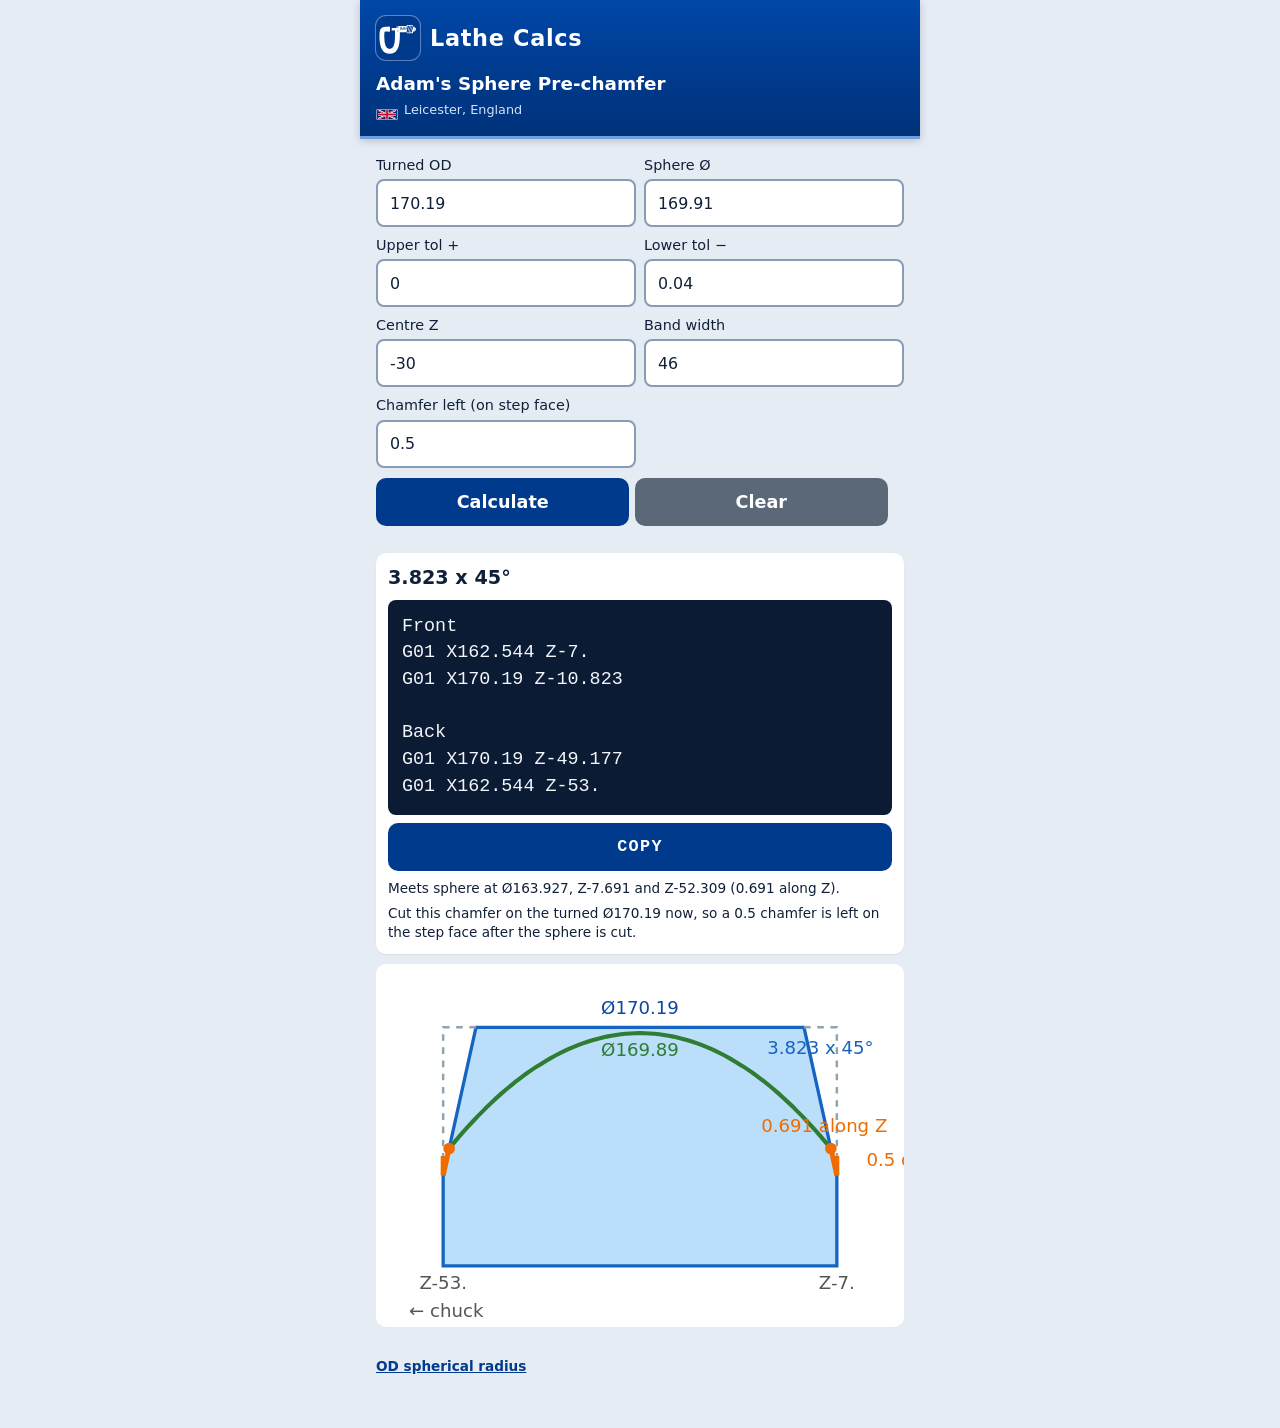
<file: sphere-chamfer/index.html>
<!DOCTYPE html><html lang="en"><head><meta charset="utf-8"><meta name="viewport" content="width=device-width,initial-scale=1"><title>Adam's Sphere Pre-chamfer</title>
<link rel="stylesheet" href="app.css">
<link rel="manifest" href="manifest.json"><meta name="theme-color" content="#003A8C"><link rel="icon" href="icon.svg" type="image/svg+xml"><link rel="icon" href="icon-192.png" sizes="192x192"><link rel="apple-touch-icon" href="icon-192.png"></head><body>
<header class="top"><a class="brand" href="../" aria-label="Lathe Calcs home"><span class="mark" aria-hidden="true"></span><span class="wordmark">Lathe Calcs</span></a><div class="pagehead"><h1>Adam's Sphere Pre-chamfer</h1><div class="sub"><svg class="flag" width="24" height="12" viewBox="0 0 60 30" aria-label="Union Jack"><clipPath id="uks"><path d="M0,0v30h60v-30z"/></clipPath><clipPath id="ukt"><path d="M30,15h30v15zv15h-30zh-30v-15zv-15h30z"/></clipPath><g clip-path="url(#uks)"><path d="M0,0v30h60v-30z" fill="#012169"/><path d="M0,0L60,30M60,0L0,30" stroke="#fff" stroke-width="6"/><path d="M0,0L60,30M60,0L0,30" clip-path="url(#ukt)" stroke="#C8102E" stroke-width="4"/><path d="M30,0v30M0,15h60" stroke="#fff" stroke-width="10"/><path d="M30,0v30M0,15h60" stroke="#C8102E" stroke-width="6"/></g></svg> Leicester, England</div></div></header>
<div class="g">
<label>Turned OD<input id="OD" type="number" inputmode="decimal" step="any"></label>
<label>Sphere Ø<input id="D" type="number" inputmode="decimal" step="any"></label>
<label>Upper tol +<input id="up" type="number" inputmode="decimal" step="any"></label>
<label>Lower tol −<input id="lo" type="number" inputmode="decimal" step="any"></label>
<label>Centre Z<input id="zc" type="number" inputmode="decimal" step="any"></label>
<label>Band width<input id="w" type="number" inputmode="decimal" step="any"></label>
<label>Chamfer left (on step face)<input id="lf" type="number" inputmode="decimal" step="0.1" min="0"></label>
</div>
<button type="button" id="go">Calculate</button> <button type="button" id="clr">Clear</button>
<div id="err"></div><div id="res"></div>
<svg id="svg" viewBox="0 0 320 220" aria-label="Sphere pre-chamfer"></svg>
<p style="font-size:.85em;margin-top:16px"><a href="../sphere-od/" style="color:#003A8C">OD spherical radius</a></p>
<script>
const W=v=>{const s=(+v.toFixed(3)).toString();return s.includes(".")?s:s+"."};
function num(v){if(v==null||v==="")return NaN;if(typeof v==="number")return v;const n=Number(String(v).trim().replace(/[−–—]/g,"-"));return n}
function solve(i){
 const OD=num(i.OD),D=num(i.D),up=Math.abs(num(i.up)||0),lo=Math.abs(num(i.lo)||0);
 if(!(OD>0))throw"Turned OD must be more than 0";
 if(!(D>0))throw"Sphere Ø must be more than 0";
 const mean=D+(up-lo)/2,SR=mean/2;
 if(!(mean>0))throw"Mean sphere Ø must be more than 0";
 const w=num(i.w);
 let L=i.L;if(L==null||L===""||(typeof L==="number"&&isNaN(L)))L=0.5;else L=num(L);
 if(!(w>0))throw"Band width must be more than 0";
 if(!isFinite(L)||L<0)throw"Chamfer left must be 0 or more";
 if(SR<w/2-1e-12)throw"Sphere radius must be at least half the band width";
 let zc=num(i.zc);if(!isFinite(zc))throw"Enter the centre Z";zc=-Math.abs(zc);
 const half=w/2,zf=zc+half,zb=zc-half;
 const De=2*Math.sqrt(Math.max(0,SR*SR-half*half));
 if(OD<=De+1e-12)throw"Turned OD must be more than the sphere Ø at the band edge (Ø"+W(De)+")";
 if(L>=De/2-1e-12)throw"Chamfer left is larger than the sphere Ø at the band edge allows";
 const Xin=De-2*L,Ro=OD/2,c=Ro-(De/2-L);
 if(c<=1e-12)throw"No chamfer is needed";
 const a=De/2-L,A=2,B=2*(a-half),C=a*a+half*half-SR*SR,disc=B*B-4*A*C;
 if(disc<-1e-12)throw"The chamfer does not meet the sphere";
 const root=Math.sqrt(Math.max(0,disc)),t1=(-B+root)/(2*A),t2=(-B-root)/(2*A);
 const ts=[t1,t2].filter(t=>isFinite(t)&&t>=-1e-9&&t<half+1e-9);
 if(!ts.length)throw"The chamfer does not meet the sphere";
 const t=Math.max(0,Math.min(...ts.map(v=>Math.max(0,v))));
 const zMeetF=zf-t,zMeetB=zb+t,zFrontEnd=zf-c,zBackStart=zb+c,meetDia=Xin+2*t,r=meetDia/2;
 const front="G01 X"+W(Xin)+" Z"+W(zf)+"\nG01 X"+W(OD)+" Z"+W(zFrontEnd);
 const back="G01 X"+W(OD)+" Z"+W(zBackStart)+"\nG01 X"+W(Xin)+" Z"+W(zb);
 return{OD,D,up,lo,mean,SR,w,L,zc,zf,zb,De,r,c,t,Ro,Xin,zMeetF,zMeetB,zFrontEnd,zBackStart,meetDia,front,back,prog:front+"\n"+back};
}
if(typeof module!=="undefined")module.exports={solve,W};
else{
const $=id=>document.getElementById(id);
function copyText(t,b){const done=()=>{b.textContent="Copied";setTimeout(()=>b.textContent="Copy",1200)};const fb=()=>{const a=document.createElement("textarea");a.value=t;a.readOnly=true;a.style.position="fixed";a.style.left="-9999px";document.body.appendChild(a);a.select();try{document.execCommand("copy")}finally{document.body.removeChild(a)}done()};if(navigator.clipboard&&navigator.clipboard.writeText)navigator.clipboard.writeText(t).then(done).catch(fb);else fb()}
function draw(r){if(!r){$("svg").innerHTML="";return}
 const padZ=Math.max(r.c,4),z0=r.zf+padZ,z1=r.zb-padZ,x0=300,x1=20,sc=(x0-x1)/Math.max(z0-z1,1e-9),px=z=>x0-(z0-z)*sc;
 const rLo=r.Xin/2,rHi=Math.max(r.Ro,r.SR),pad=Math.max((rHi-rLo)*0.35,2),rMin=rLo-pad,rMax=rHi+pad*0.35;
 const top=22,bot=175,ys=(bot-top)/Math.max(rMax-rMin,1e-9),py=rad=>bot-(rad-rMin)*ys;
 const T=(x,y,t,c,a)=>`<text x="${x}" y="${y}" font-size="11" fill="${c||"#000"}" text-anchor="${a||"middle"}">${t}</text>`;
 const tr=z=>Math.sqrt(Math.max(0,r.SR*r.SR-(z-r.zc)**2));
 let s=`<path d="M${px(r.zf).toFixed(1)} ${bot+8} L${px(r.zf).toFixed(1)} ${py(r.Xin/2).toFixed(1)} L${px(r.zFrontEnd).toFixed(1)} ${py(r.Ro).toFixed(1)} L${px(r.zBackStart).toFixed(1)} ${py(r.Ro).toFixed(1)} L${px(r.zb).toFixed(1)} ${py(r.Xin/2).toFixed(1)} L${px(r.zb).toFixed(1)} ${bot+8}Z" fill="#bbdefb" stroke="#1565c0" stroke-width="2"/>`;
 s+=`<path d="M${px(r.zFrontEnd).toFixed(1)} ${py(r.Ro).toFixed(1)} L${px(r.zf).toFixed(1)} ${py(r.Ro).toFixed(1)} L${px(r.zf).toFixed(1)} ${py(r.Xin/2).toFixed(1)}" fill="none" stroke="#90a4ae" stroke-dasharray="4" stroke-width="1.5"/>`;
 s+=`<path d="M${px(r.zBackStart).toFixed(1)} ${py(r.Ro).toFixed(1)} L${px(r.zb).toFixed(1)} ${py(r.Ro).toFixed(1)} L${px(r.zb).toFixed(1)} ${py(r.Xin/2).toFixed(1)}" fill="none" stroke="#90a4ae" stroke-dasharray="4" stroke-width="1.5"/>`;
 let arc="M"+px(r.zMeetF).toFixed(1)+" "+py(r.r).toFixed(1)+" ";
 for(let i=1;i<=80;i++){const z=r.zMeetF+(r.zMeetB-r.zMeetF)*i/80;arc+="L"+px(z).toFixed(1)+" "+py(tr(z)).toFixed(1)+" "}
 s+=`<path d="${arc}" fill="none" stroke="#2e7d32" stroke-width="2.5"/>`;
 s+=`<path d="M${px(r.zf).toFixed(1)} ${py(r.Xin/2).toFixed(1)} L${px(r.zMeetF).toFixed(1)} ${py(r.r).toFixed(1)}" fill="none" stroke="#ef6c00" stroke-width="3"/>`;
 s+=`<path d="M${px(r.zb).toFixed(1)} ${py(r.Xin/2).toFixed(1)} L${px(r.zMeetB).toFixed(1)} ${py(r.r).toFixed(1)}" fill="none" stroke="#ef6c00" stroke-width="3"/>`;
 s+=`<path d="M${px(r.zf).toFixed(1)} ${py(r.Xin/2).toFixed(1)} L${px(r.zf).toFixed(1)} ${py(r.De/2).toFixed(1)}" fill="none" stroke="#ef6c00" stroke-width="3"/>`;
 s+=`<path d="M${px(r.zb).toFixed(1)} ${py(r.Xin/2).toFixed(1)} L${px(r.zb).toFixed(1)} ${py(r.De/2).toFixed(1)}" fill="none" stroke="#ef6c00" stroke-width="3"/>`;
 s+=`<circle cx="${px(r.zMeetF)}" cy="${py(r.r)}" r="3.5" fill="#ef6c00"/>`;
 s+=`<circle cx="${px(r.zMeetB)}" cy="${py(r.r)}" r="3.5" fill="#ef6c00"/>`;
 s+=T(px(r.zc),py(r.Ro)-8,"Ø"+W(r.OD),"#0d47a1");
 s+=T(px((r.zf+r.zFrontEnd)/2),py(r.Ro)+16,W(r.c)+" x 45°","#1565c0");
 s+=T(px(r.zf)+18,(py(r.Xin/2)+py(r.De/2))/2,W(r.L)+" on face","#ef6c00","start");
 s+=T(px(r.zMeetF)-4,py(r.r)-10,W(r.t)+" along Z","#ef6c00");
 s+=T(px(r.zf),bot+22,"Z"+W(r.zf),"#555");
 s+=T(px(r.zb),bot+22,"Z"+W(r.zb),"#555");
 s+=T(px(r.zc),py(r.SR)+14,"Ø"+W(r.mean),"#2e7d32");
 s+=T(20,214,"← chuck","#555","start");
 $("svg").innerHTML=s;}
function calc(){$("err").textContent="";
 try{const r=solve({OD:$("OD").value,D:$("D").value,up:$("up").value,lo:$("lo").value,w:$("w").value,L:$("lf").value,zc:$("zc").value});
  $("res").innerHTML="<div style=\"font-size:1.2em;font-weight:bold;font-family:system-ui;margin-bottom:8px\">"+W(r.c)+" x 45°</div><pre id=\"prog\">Front\n"+r.front+"\n\nBack\n"+r.back+"</pre><button type=\"button\" id=\"copy\">Copy</button><p style=\"font-family:system-ui;font-size:.85em;margin:8px 0 0\">Meets sphere at Ø"+W(r.meetDia)+", Z"+W(r.zMeetF)+" and Z"+W(r.zMeetB)+" ("+W(r.t)+" along Z).</p><p style=\"font-family:system-ui;font-size:.85em;margin:6px 0 0\">Cut this chamfer on the turned Ø"+W(r.OD)+" now, so a "+W(r.L)+" chamfer is left on the step face after the sphere is cut.</p>";$("copy").onclick=()=>copyText(r.prog,$("copy"));draw(r)}
 catch(e){$("err").textContent=e;$("res").innerHTML="";draw(null)}}
$("go").onclick=calc;
$("clr").onclick=()=>{["OD","D","up","lo","w","lf","zc"].forEach(k=>$(k).value="");$("err").textContent="";$("res").innerHTML="";draw(null)};
$("OD").value=170.19;$("D").value=169.91;$("up").value=0;$("lo").value=0.04;$("w").value=46;$("lf").value=0.5;$("zc").value=-30;calc();}
</script><script>if('serviceWorker' in navigator)navigator.serviceWorker.register('sw.js')</script></body></html>
</file>
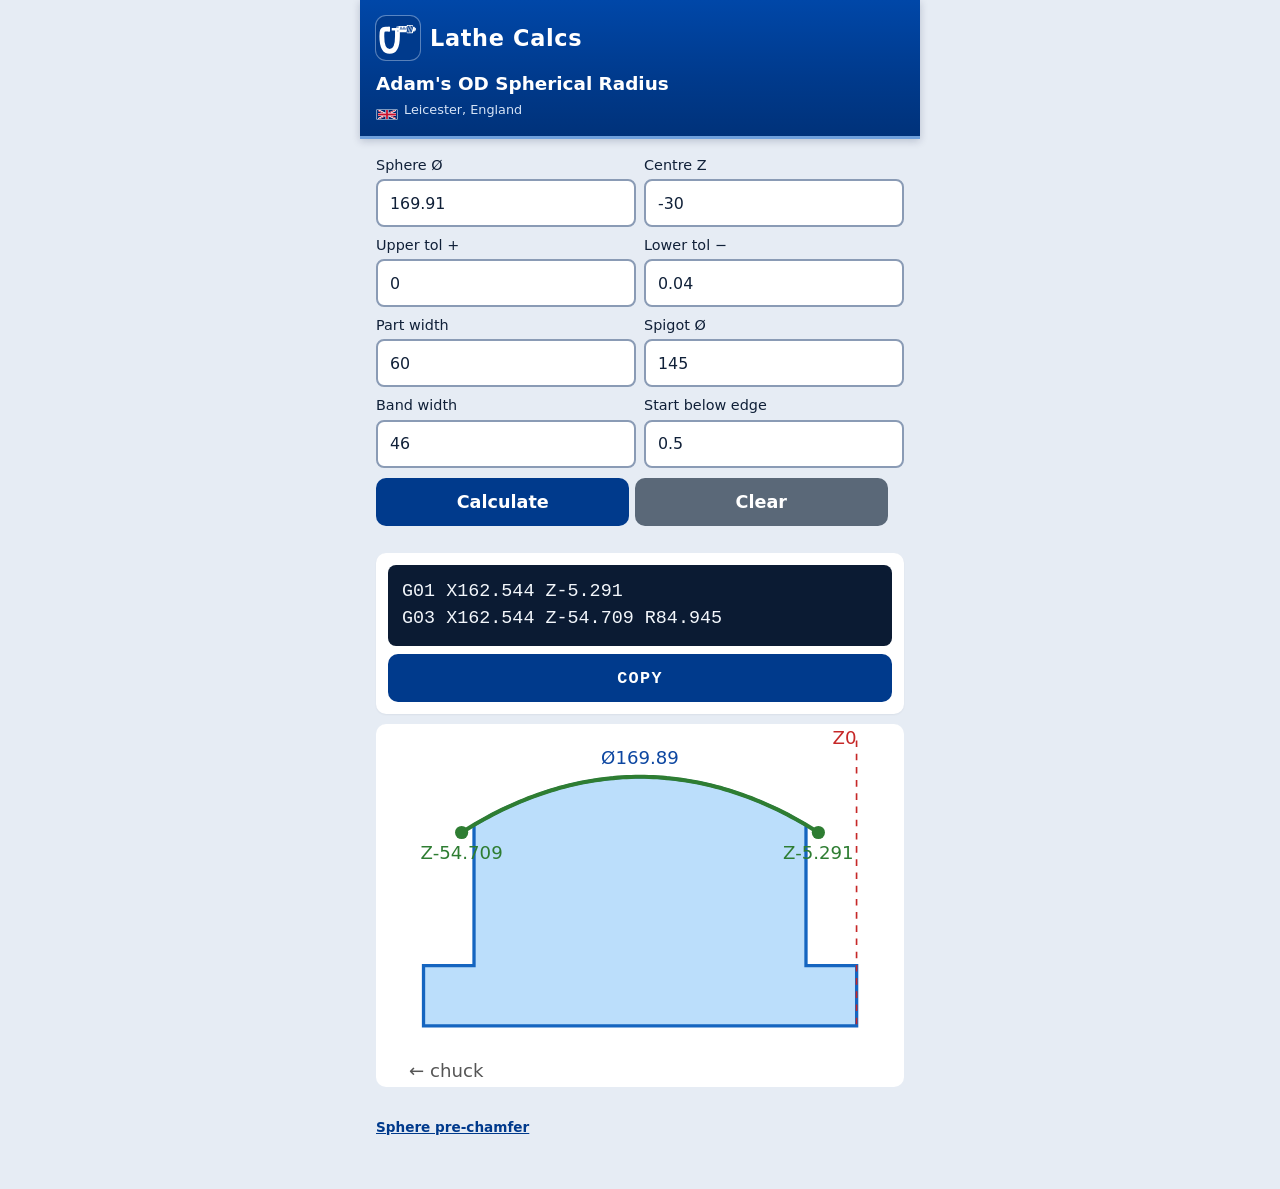
<file: sphere-od/index.html>
<!DOCTYPE html><html lang="en"><head><meta charset="utf-8"><meta name="viewport" content="width=device-width,initial-scale=1"><title>Adam's OD Spherical Radius</title>
<link rel="stylesheet" href="app.css">
<link rel="manifest" href="manifest.json"><meta name="theme-color" content="#003A8C"><link rel="icon" href="icon.svg" type="image/svg+xml"><link rel="icon" href="icon-192.png" sizes="192x192"><link rel="apple-touch-icon" href="icon-192.png"></head><body>
<header class="top"><a class="brand" href="../" aria-label="Lathe Calcs home"><span class="mark" aria-hidden="true"></span><span class="wordmark">Lathe Calcs</span></a><div class="pagehead"><h1>Adam's OD Spherical Radius</h1><div class="sub"><svg class="flag" width="24" height="12" viewBox="0 0 60 30" aria-label="Union Jack"><clipPath id="uks"><path d="M0,0v30h60v-30z"/></clipPath><clipPath id="ukt"><path d="M30,15h30v15zv15h-30zh-30v-15zv-15h30z"/></clipPath><g clip-path="url(#uks)"><path d="M0,0v30h60v-30z" fill="#012169"/><path d="M0,0L60,30M60,0L0,30" stroke="#fff" stroke-width="6"/><path d="M0,0L60,30M60,0L0,30" clip-path="url(#ukt)" stroke="#C8102E" stroke-width="4"/><path d="M30,0v30M0,15h60" stroke="#fff" stroke-width="10"/><path d="M30,0v30M0,15h60" stroke="#C8102E" stroke-width="6"/></g></svg> Leicester, England</div></div></header>
<div class="g">
<label>Sphere Ø<input id="D" type="number" inputmode="decimal" step="any"></label>
<label>Centre Z<input id="zc" type="number" inputmode="decimal" step="any"></label>
<label>Upper tol +<input id="up" type="number" inputmode="decimal" step="any"></label>
<label>Lower tol −<input id="lo" type="number" inputmode="decimal" step="any"></label>
<label>Part width<input id="L" type="number" inputmode="decimal" step="any"></label>
<label>Spigot Ø<input id="sp" type="number" inputmode="decimal" step="any"></label>
<label>Band width<input id="w" type="number" inputmode="decimal" step="any"></label>
<label>Start below edge<input id="bl" type="number" inputmode="decimal" step="0.1" min="0"></label>
</div>
<button type="button" id="go">Calculate</button> <button type="button" id="clr">Clear</button>
<div id="err"></div><div id="res"></div>
<svg id="svg" viewBox="0 0 320 220" aria-label="OD spherical crown"></svg>
<p style="font-size:.85em;margin-top:16px"><a href="../sphere-chamfer/" style="color:#003A8C">Sphere pre-chamfer</a></p>
<script>
const W=v=>{const s=(+v.toFixed(3)).toString();return s.includes(".")?s:s+"."};
function num(v){if(v==null||v==="")return NaN;if(typeof v==="number")return v;const n=Number(String(v).trim().replace(/[−–—]/g,"-"));return n}
function solve(i){
 const D=num(i.D),up=Math.abs(num(i.up)||0),lo=Math.abs(num(i.lo)||0);
 if(!(D>0))throw"Sphere Ø must be more than 0";
 const mean=D+(up-lo)/2,SR=mean/2;
 if(!(mean>0))throw"Mean sphere Ø must be more than 0";
 const L=num(i.L),sp=num(i.sp),w=num(i.w);
 let bl=i.bl;if(bl==null||bl===""||(typeof bl==="number"&&isNaN(bl)))bl=0.5;else bl=num(bl);
 if(!(L>0))throw"Part width must be more than 0";
 if(!(sp>0))throw"Spigot Ø must be more than 0";
 if(!(w>0))throw"Band width must be more than 0";
 if(!isFinite(bl)||bl<0)throw"Start below edge must be 0 or more";
 if(w>L+1e-12)throw"Band width must not be longer than the part";
 if(SR<w/2-1e-12)throw"Sphere radius must be at least half the band width";
 let zc=num(i.zc);if(!isFinite(zc))throw"Enter the centre Z";zc=-Math.abs(zc);
 const half=w/2,zbS=zc+half,zbE=zc-half;
 if(zbS>1e-9||zbE<-L-1e-9)throw"The band is outside the part (Z0 to Z-"+W(L)+")";
 const De=2*Math.sqrt(Math.max(0,SR*SR-half*half)),X=De-2*bl;
 if(!(X>0)||X/2>SR+1e-12)throw"Start below is larger than the sphere allows";
 if(X<=sp+1e-12)throw"Start X"+W(X)+" would hit the spigot Ø"+W(sp);
 const dz=Math.sqrt(Math.max(0,SR*SR-(X/2)*(X/2))),zs=zc+dz,ze=zc-dz;
 if(zs>1e-9||zs<-L-1e-9)throw"Start Z"+W(zs)+" is outside the part (Z0 to Z-"+W(L)+")";
 if(ze>1e-9||ze<-L-1e-9)throw"End Z"+W(ze)+" is outside the part (Z0 to Z-"+W(L)+")";
 const prog="G01 X"+W(X)+" Z"+W(zs)+"\nG03 X"+W(X)+" Z"+W(ze)+" R"+W(SR);
 return{D,up,lo,mean,SR,L,sp,w,bl,zc,zbS,zbE,De,xs:X,xe:X,zs,ze,dz,prog};
}
if(typeof module!=="undefined")module.exports={solve,W};
else{
const $=id=>document.getElementById(id);
function copyText(t,b){const done=()=>{b.textContent="Copied";setTimeout(()=>b.textContent="Copy",1200)};const fb=()=>{const a=document.createElement("textarea");a.value=t;a.readOnly=true;a.style.position="fixed";a.style.left="-9999px";document.body.appendChild(a);a.select();try{document.execCommand("copy")}finally{document.body.removeChild(a)}done()};if(navigator.clipboard&&navigator.clipboard.writeText)navigator.clipboard.writeText(t).then(done).catch(fb);else fb()}
function draw(r){if(!r){$("svg").innerHTML="";return}
 const x0=300,x1=20,z0=Math.max(0,r.zs)+Math.max(r.bl,2),z1=Math.min(-r.L,r.ze)-Math.max(r.bl,2);
 const sc=(x0-x1)/Math.max(z0-z1,1e-9),px=z=>x0-(z0-z)*sc;
 const rHi=r.SR,rLo=Math.min(r.xs,r.xe,r.sp,r.De)/2;
 const pad=Math.max((rHi-rLo)*0.25,2),rMin=rLo-pad,rMax=rHi+pad*0.35;
 const top=22,bot=175,ys=(bot-top)/Math.max(rMax-rMin,1e-9),py=rad=>bot-(rad-rMin)*ys;
 const T=(x,y,t,c,a)=>`<text x="${x}" y="${y}" font-size="11" fill="${c||"#000"}" text-anchor="${a||"middle"}">${t}</text>`;
 const tr=z=>Math.sqrt(Math.max(0,r.SR*r.SR-(z-r.zc)**2));
 let crown="";
 for(let i=0;i<=80;i++){const z=r.zbS+(r.zbE-r.zbS)*i/80;crown+=(i?"L":"")+px(z).toFixed(1)+" "+py(tr(z)).toFixed(1)+" "}
 let cut="M"+px(r.zs).toFixed(1)+" "+py(r.xs/2).toFixed(1)+" ";
 for(let i=1;i<=80;i++){const z=r.zs+(r.ze-r.zs)*i/80;cut+="L"+px(z).toFixed(1)+" "+py(tr(z)).toFixed(1)+" "}
 let s=`<path d="M${px(0).toFixed(1)} ${py(r.sp/2).toFixed(1)} L${px(r.zbS).toFixed(1)} ${py(r.sp/2).toFixed(1)} L${px(r.zbS).toFixed(1)} ${py(r.De/2).toFixed(1)} L${crown}L${px(r.zbE).toFixed(1)} ${py(r.De/2).toFixed(1)} L${px(r.zbE).toFixed(1)} ${py(r.sp/2).toFixed(1)} L${px(-r.L).toFixed(1)} ${py(r.sp/2).toFixed(1)} L${px(-r.L).toFixed(1)} ${bot+8} L${px(0).toFixed(1)} ${bot+8}Z" fill="#bbdefb" stroke="#1565c0" stroke-width="2"/>`;
 s+=`<path d="${cut}" fill="none" stroke="#2e7d32" stroke-width="2.5"/>`;
 s+=`<circle cx="${px(r.zs)}" cy="${py(r.xs/2)}" r="4" fill="#2e7d32"/>`+T(px(r.zs),py(r.xs/2)+16,"Z"+W(r.zs),"#2e7d32");
 s+=`<circle cx="${px(r.ze)}" cy="${py(r.xe/2)}" r="4" fill="#2e7d32"/>`+T(px(r.ze),py(r.xe/2)+16,"Z"+W(r.ze),"#2e7d32");
 s+=T(px(r.zc),py(r.SR)-8,"Ø"+W(r.mean),"#0d47a1");
 if(z0>=-1e-9&&z1<=1e-9)s+=`<line x1="${px(0)}" y1="10" x2="${px(0)}" y2="${bot+8}" stroke="#c62828" stroke-dasharray="4"/>`+T(px(0),12,"Z0","#c62828","end");
 s+=T(20,214,"← chuck","#555","start");
 $("svg").innerHTML=s;}
function calc(){$("err").textContent="";
 try{const r=solve({D:$("D").value,up:$("up").value,lo:$("lo").value,L:$("L").value,sp:$("sp").value,w:$("w").value,bl:$("bl").value,zc:$("zc").value});
  $("res").innerHTML="<pre id=\"prog\">"+r.prog+"</pre><button type=\"button\" id=\"copy\">Copy</button>";$("copy").onclick=()=>copyText(r.prog,$("copy"));draw(r)}
 catch(e){$("err").textContent=e;$("res").innerHTML="";draw(null)}}
$("go").onclick=calc;
$("clr").onclick=()=>{["D","up","lo","L","sp","w","bl","zc"].forEach(k=>$(k).value="");$("err").textContent="";$("res").innerHTML="";draw(null)};
$("D").value=169.91;$("up").value=0;$("lo").value=0.04;$("L").value=60;$("sp").value=145;$("w").value=46;$("bl").value=0.5;$("zc").value=-30;calc();}
</script><script>if('serviceWorker' in navigator)navigator.serviceWorker.register('sw.js')</script></body></html>
</file>
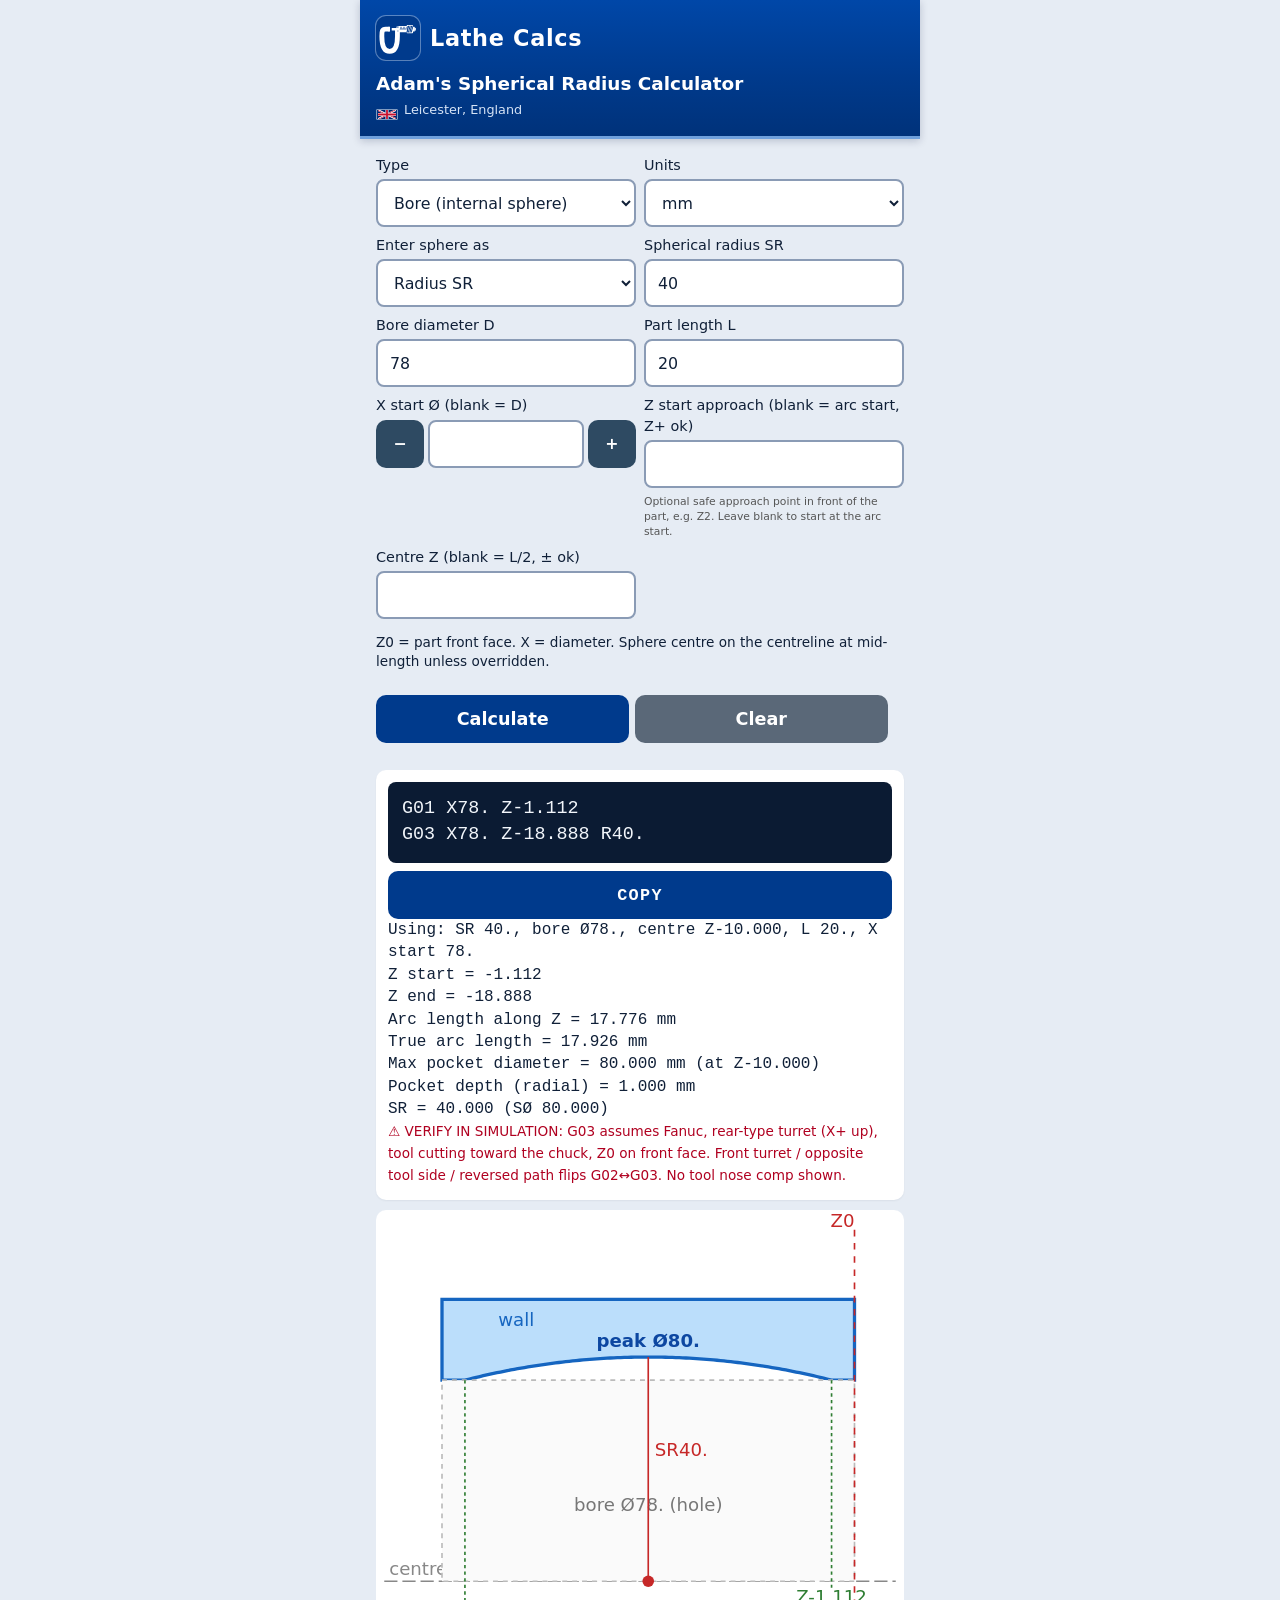
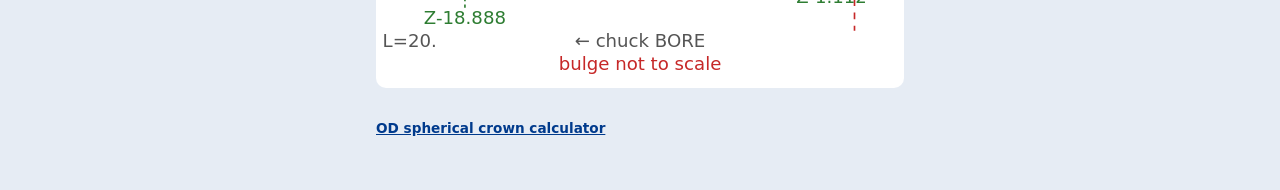
<file: sphere/index.html>
<!DOCTYPE html><html lang="en"><head><meta charset="utf-8"><meta name="viewport" content="width=device-width,initial-scale=1"><title>Adam's Spherical Radius Calculator</title>
<link rel="stylesheet" href="app.css"><link rel="manifest" href="manifest.json"><meta name="theme-color" content="#003A8C"><link rel="icon" href="icon.svg" type="image/svg+xml"><link rel="icon" href="icon-192.png" sizes="192x192"><link rel="apple-touch-icon" href="icon-192.png"></head><body>
<header class="top"><a class="brand" href="../" aria-label="Lathe Calcs home"><span class="mark" aria-hidden="true"></span><span class="wordmark">Lathe Calcs</span></a><div class="pagehead"><h1>Adam's Spherical Radius Calculator</h1><div class="sub"><svg class="flag" width="24" height="12" viewBox="0 0 60 30" aria-label="Union Jack"><clipPath id="uks"><path d="M0,0v30h60v-30z"/></clipPath><clipPath id="ukt"><path d="M30,15h30v15zv15h-30zh-30v-15zv-15h30z"/></clipPath><g clip-path="url(#uks)"><path d="M0,0v30h60v-30z" fill="#012169"/><path d="M0,0L60,30M60,0L0,30" stroke="#fff" stroke-width="6"/><path d="M0,0L60,30M60,0L0,30" clip-path="url(#ukt)" stroke="#C8102E" stroke-width="4"/><path d="M30,0v30M0,15h60" stroke="#fff" stroke-width="10"/><path d="M30,0v30M0,15h60" stroke="#C8102E" stroke-width="6"/></g></svg> Leicester, England</div></div></header>
<div class="g"><label>Type <select id="shape"><option value="bore" selected>Bore (internal sphere)</option><option value="convex">Convex OD (barrel)</option><option value="groove">Concave OD groove</option></select></label>
<label>Units <select id="u"><option>mm</option><option value="in">inch</option></select></label>
<label>Enter sphere as <select id="srt"><option value="r">Radius SR</option><option value="d">Diameter SØ</option></select></label>
<label id="srl"><span>Spherical radius SR</span><input id="sr" type="number" inputmode="decimal" step="any"></label>
<label id="dl"><span>Bore diameter D</span><input id="d" type="number" inputmode="decimal" step="any"></label>
<label>Part length L<input id="L" type="number" inputmode="decimal" step="any"></label>
<label id="wl" style="display:none">Groove width w (along Z)<input id="w" type="number" inputmode="decimal" step="any"></label>
<label>X start Ø (blank = D)<span style="display:flex;gap:4px"><button type="button" id="xm" style="width:auto;margin:0;padding:8px 12px">−</button><input id="xs" type="number" inputmode="decimal" step="0.1"><button type="button" id="xp" style="width:auto;margin:0;padding:8px 12px">+</button></span></label>
<label>Z start approach (blank = arc start, Z+ ok)<input id="zst" type="number" inputmode="decimal" step="any"><span style="font-size:.75em;color:#555;margin-top:2px">Optional safe approach point in front of the part, e.g. Z2. Leave blank to start at the arc start.</span></label>
<label>Centre Z (blank = L/2, ± ok)<input id="zc" type="number" inputmode="decimal" step="any"></label></div>
<p style="font-size:.85em">Z0 = part front face. X = diameter. Sphere centre on the centreline at mid-length unless overridden.</p>
<button id="go">Calculate</button> <button id="clr">Clear</button>
<div id="err"></div><div id="res"></div>
<svg id="svg" viewBox="0 0 320 290"></svg>
<p style="font-size:.85em;margin-top:16px"><a href="../sphere-od/" style="color:#003A8C">OD spherical crown calculator</a></p>
<script>
const X=v=>{const s=(+v.toFixed(3)).toString();return s.includes(".")?s:s+"."},Z3=v=>(Math.abs(v)<5e-4?0:v).toFixed(3);
function core(i){let {SR,D,L,zc,w,shape}=i;shape=shape||"convex";
if(!(SR>0))throw"SR must be positive";if(!(D>0))throw"Diameter D must be positive";if(!(L>0))throw"Part length L must be positive";
if(zc==null||isNaN(zc))zc=-L/2;else zc=-Math.abs(zc);let c,r={SR,D,L,zc,shape};
if(shape==="groove"){if(!(w>0))throw"Groove width w must be positive";if(SR<w/2-1e-12)throw"SR must be at least w/2 ("+w/2+")";
 c=w/2;const k=Math.sqrt(Math.max(0,SR*SR-c*c));r.depth=SR-k;r.extDia=D-2*r.depth;if(r.extDia<0)throw"Groove deeper than the part radius";r.cmd="G02";}
else{if(SR<D/2-1e-12)throw"SR must be at least D/2 ("+D/2+") – sphere doesn't reach the "+(shape==="bore"?"bore":"OD");
 c=Math.sqrt(Math.max(0,SR*SR-D*D/4));r.depth=SR-D/2;r.extDia=2*SR;r.cmd="G03";}
r.c=c;r.zs=zc+c;r.ze=zc-c;r.lenZ=2*c;r.arc=2*SR*Math.asin(Math.min(1,c/SR));
r.zfront=r.zs>1e-9;r.zback=r.ze<-L-1e-9;if(r.zback&&!r.zfront)throw`Arc runs off the part: Z${Z3(r.zs)} to Z${Z3(r.ze)} not within Z0 to Z-${X(L)}`;
r.prog=`G01 X${X(D)} Z${Z3(r.zs)}\n${r.cmd} X${X(D)} Z${Z3(r.ze)} R${X(SR)}`;return r;}
function zline(r,xs,zst){if(zst==null||isNaN(zst))return r;
if(zst<r.zs-1e-9)throw"Z start "+Z3(zst)+" is past the arc start Z"+Z3(r.zs)+" – start must be at or in front of the arc start";
r.zst=zst;r.prog=`G00 X${X(xs)} Z${Z3(zst)}\n`+r.prog;r.zplus=zst>1e-9;return r;}
function solve(i){const D=i.D;let xs=i.xs;if(xs==null||isNaN(xs))xs=D;if(!(xs>0))throw"X start must be positive";
const fin=core(i),off=Math.abs(xs-D)>1e-9;if(!off){fin.xs=xs;fin.off=false;fin.warn="";return zline(fin,xs,i.zst);}
let r;try{r=core({...i,D:xs});}catch(e){throw"At X start "+X(xs)+": "+e;}
r.xs=xs;r.D=D;r.off=true;r.fzs=fin.zs;r.fze=fin.ze;r.warn="";
if(i.shape==="bore"?xs>D+1e-9:xs<D-1e-9)r.warn="X start "+X(xs)+(i.shape==="bore"?" is larger than the bore":" is smaller than the OD")+" Ø"+X(D)+" – this pass cuts INTO the finished profile.";
return zline(r,xs,i.zst);}
if(typeof module!=="undefined")module.exports={solve};
else{
const $=id=>document.getElementById(id),F=v=>v.toFixed(3);
function copyText(t,b){const done=()=>{b.textContent="Copied";setTimeout(()=>b.textContent="Copy",1200)};const fb=()=>{const a=document.createElement("textarea");a.value=t;a.readOnly=true;a.style.position="fixed";a.style.left="-9999px";document.body.appendChild(a);a.select();try{document.execCommand("copy")}finally{document.body.removeChild(a)}done()};if(navigator.clipboard&&navigator.clipboard.writeText)navigator.clipboard.writeText(t).then(done).catch(fb);else fb()}
function draw(r){if(!r){$("svg").innerHTML="";return}
const W=320,x0=290,x1=40,cy=225,sc=(x0-x1)/r.L,px=z=>x0+z*sc,R0=r.D/2,
rc=r.shape==="groove"?R0+Math.sqrt(r.SR*r.SR-r.c*r.c):0,
tr=z=>{if(z>r.zs||z<r.ze)return R0;const q=Math.sqrt(Math.max(0,r.SR*r.SR-(z-r.zc)**2));return r.shape==="groove"?rc-q:q;},
ys=125/(Math.max(R0,r.extDia/2)),bulgePx=Math.abs(r.depth)*ys,k=bulgePx<14?14/bulgePx:1,
dr=z=>R0+(tr(z)-R0)*k,py=rad=>cy-(rad>=0?rad:0)*ys,
T=(x,y,t,c,a)=>`<text x="${x}" y="${y}" font-size="11" fill="${c||'#000'}" text-anchor="${a||'middle'}">${t}</text>`;
let pts=[];for(let i=0;i<=120;i++){const z=-r.L*i/120;pts.push([px(z),py(dr(z))]);}
[r.zs,r.ze,r.zc].forEach(z=>pts.push([px(z),py(dr(z))]));pts.sort((a,b)=>b[0]-a[0]);
const prof=pts.map(p=>p[0].toFixed(2)+" "+p[1].toFixed(2)).join(" L"),yb=py(R0),ypk=py(dr(r.zc));
let s=`<line x1="5" y1="${cy}" x2="${W-5}" y2="${cy}" stroke="#888" stroke-dasharray="8 3"/>`+T(8,cy-4,"centreline","#888","start");
if(r.shape==="bore"){const top=Math.min(ypk,yb)-35;
 s+=`<path d="M${prof} L${px(-r.L)} ${top} L${px(0)} ${top}Z" fill="#bbdefb" stroke="#1565c0" stroke-width="2"/>`+T(px(-r.L*0.82),top+16,"wall","#1565c0")+
 `<rect x="${px(-r.L)}" y="${yb}" width="${r.L*sc}" height="${cy-yb}" fill="#fafafa" stroke="#bbb" stroke-dasharray="3"/>`+T(px(-r.L/2),yb+(cy-yb)*0.65,"bore Ø"+X(r.D)+" (hole)","#777");}
else{s+=`<path d="M${px(0)} ${cy} L${prof} L${px(-r.L)} ${cy}Z" fill="#bbdefb" stroke="#1565c0" stroke-width="2"/>`+T(px(-r.L/2),yb+(cy-yb)*0.65,"part Ø"+X(r.D),"#1565c0");}
s+=`<line x1="${px(r.zc)}" y1="${cy}" x2="${px(r.zc)}" y2="${ypk}" stroke="#c62828"/><circle cx="${px(r.zc)}" cy="${cy}" r="3.5" fill="#c62828"/>`+T(px(r.zc)+4,(cy+ypk)/2-8,"SR"+X(r.SR),"#c62828","start");
s+=`<line x1="${px(0)}" y1="12" x2="${px(0)}" y2="${cy+30}" stroke="#c62828" stroke-dasharray="4"/>`+T(px(0),10,"Z0","#c62828","end");
if(r.zst!=null){const zx=Math.min(px(r.zst),W-8);s+=`<line x1="${zx}" y1="${py(R0)}" x2="${px(r.zs)}" y2="${py(R0)}" stroke="#ef6c00" stroke-dasharray="5 3" stroke-width="2"/><circle cx="${zx}" cy="${py(R0)}" r="4" fill="#ef6c00"/>`+T(zx,py(R0)-8,"start Z"+F(r.zst),"#ef6c00","end");}
[[r.zs,cy+13],[r.ze,cy+26]].forEach(([z,y])=>{s+=`<line x1="${px(z)}" y1="${py(dr(z))}" x2="${px(z)}" y2="${y-9}" stroke="#2e7d32" stroke-dasharray="2"/>`+T(px(z),y,"Z"+F(z),"#2e7d32")});
s+=T(px(-r.L),cy+40,"L="+X(r.L),"#555","end").replace('text-anchor="end"','text-anchor="start"').replace(`x="${px(-r.L)}"`,'x="4"');
s+=T(px(r.zc),(r.shape==="groove"?ypk+14:ypk-6)+(r.shape==="bore"?0:0),(r.shape==="groove"?"bottom Ø":"peak Ø")+X(r.extDia),"#0d47a1").replace('font-size="11"','font-size="11" font-weight="bold"');
s+=T(W/2,cy+40,"← chuck   "+({convex:"CONVEX OD",groove:"CONCAVE GROOVE",bore:"BORE"})[r.shape],"#555")+(k>1?T(W/2,cy+54,"bulge not to scale","#c62828"):"");
$("svg").innerHTML=s;}
function calc(){$("err").textContent="";const shape=$("shape").value,u=$("u").value,p=k=>parseFloat($(k).value);
let SR=p("sr");if($("srt").value==="d")SR/=2;
try{const r=solve({xs:$("xs").value===""?null:p("xs"),SR,D:p("d"),L:p("L"),w:p("w"),zc:$("zc").value===""?null:p("zc"),zst:$("zst").value===""?null:p("zst"),shape});
$("res").innerHTML=`<pre id="prog">${r.prog}</pre><button type="button" id="copy">Copy</button>`+(r.warn?`<div class="w">⚠ ${r.warn}</div>`:"")+(r.off?`<span style="font-size:.85em;font-family:system-ui">X start: arc is calculated at this diameter with the same SR and centre.</span><br>`:"")+(r.zst!=null?`<span style="font-size:.85em;font-family:system-ui">Z start ${F(r.zst)}${r.zplus?" (in front of Z0, in air)":""}: rapid to X${X(r.xs)} Z${F(r.zst)}, then feed along X${X(r.xs)} to the arc start. Arc is unchanged.</span><br>`:"")+(r.zback?`<div class="w">Arc end is at Z${F(r.ze)} – behind the back face (Z-${X(r.L)}), in air. The cut ends where the arc meets the back face.</div>`:"")+(r.zfront?`<div class="w">Arc start is at Z+${F(r.zs)} – in front of the face, in air. The cut only begins where the arc meets Z0; the tool is not in the part there.</div>`:"")+`Using: SR ${X(r.SR)}, ${shape==="bore"?"bore":"OD"} Ø${X(r.D)}, centre Z${F(r.zc)}, L ${X(r.L)}, X start ${X(r.xs)}<br>Z start = ${F(r.zs)}<br>Z end = ${F(r.ze)}<br>${r.off?`(finished Ø${X(r.D)} arc: Z${F(r.fzs)} to Z${F(r.fze)})<br>`:""}Arc length along Z = ${F(r.lenZ)} ${u}<br>True arc length = ${F(r.arc)} ${u}<br>`+
(shape==="groove"?`Groove depth (radial) = ${F(r.depth)} ${u}<br>Bottom diameter = ${F(r.extDia)} ${u}<br>`:`${shape==="bore"?"Max pocket":"Peak"} diameter = ${F(r.extDia)} ${u} (at Z${F(r.zc)})<br>${shape==="bore"?"Pocket depth":"Bulge"} (radial) = ${F(r.depth)} ${u}<br>`)+
`SR = ${F(r.SR)} (SØ ${F(2*r.SR)})<br><span class="w">⚠ VERIFY IN SIMULATION: ${r.cmd} assumes Fanuc, rear-type turret (X+ up), tool cutting toward the chuck, Z0 on front face. Front turret / opposite tool side / reversed path flips G02↔G03. No tool nose comp shown.</span>`;$("copy").onclick=()=>copyText(r.prog,$("copy"));draw(r.off?{...r,D:r.xs}:r)}
catch(e){$("err").textContent=e;$("res").innerHTML="";draw(null)}}
$("shape").onchange=()=>{const s=$("shape").value;$("wl").style.display=s==="groove"?"":"none";$("dl").firstChild.textContent=s==="bore"?"Bore diameter D":"Outer diameter D";if($("res").innerHTML)calc()};
$("srt").onchange=()=>{$("srl").firstChild.textContent=$("srt").value==="d"?"Spherical diameter SØ":"Spherical radius SR"};
$("go").onclick=calc;const st=()=>$("u").value==="in"?0.001:0.1;const bump=d=>{let v=$("xs").value===""?parseFloat($("d").value)||0:parseFloat($("xs").value);v=+(v+d*st()).toFixed(4);$("xs").value=v;calc()};$("xm").onclick=()=>bump(-1);$("xp").onclick=()=>bump(1);$("xs").oninput=()=>{if($("res").innerHTML)calc()};$("zst").oninput=()=>{if($("res").innerHTML)calc()};$("u").onchange=()=>{$("xs").step=st();if($("res").innerHTML)calc()};
$("clr").onclick=()=>{["sr","d","L","w","zc","xs","zst"].forEach(k=>$(k).value="");$("err").textContent="";$("res").innerHTML="";draw(null)};
$("sr").value=40;$("d").value=78;$("L").value=20;calc();}
</script><script>if('serviceWorker' in navigator)navigator.serviceWorker.register('sw.js')</script></body></html>
</file>
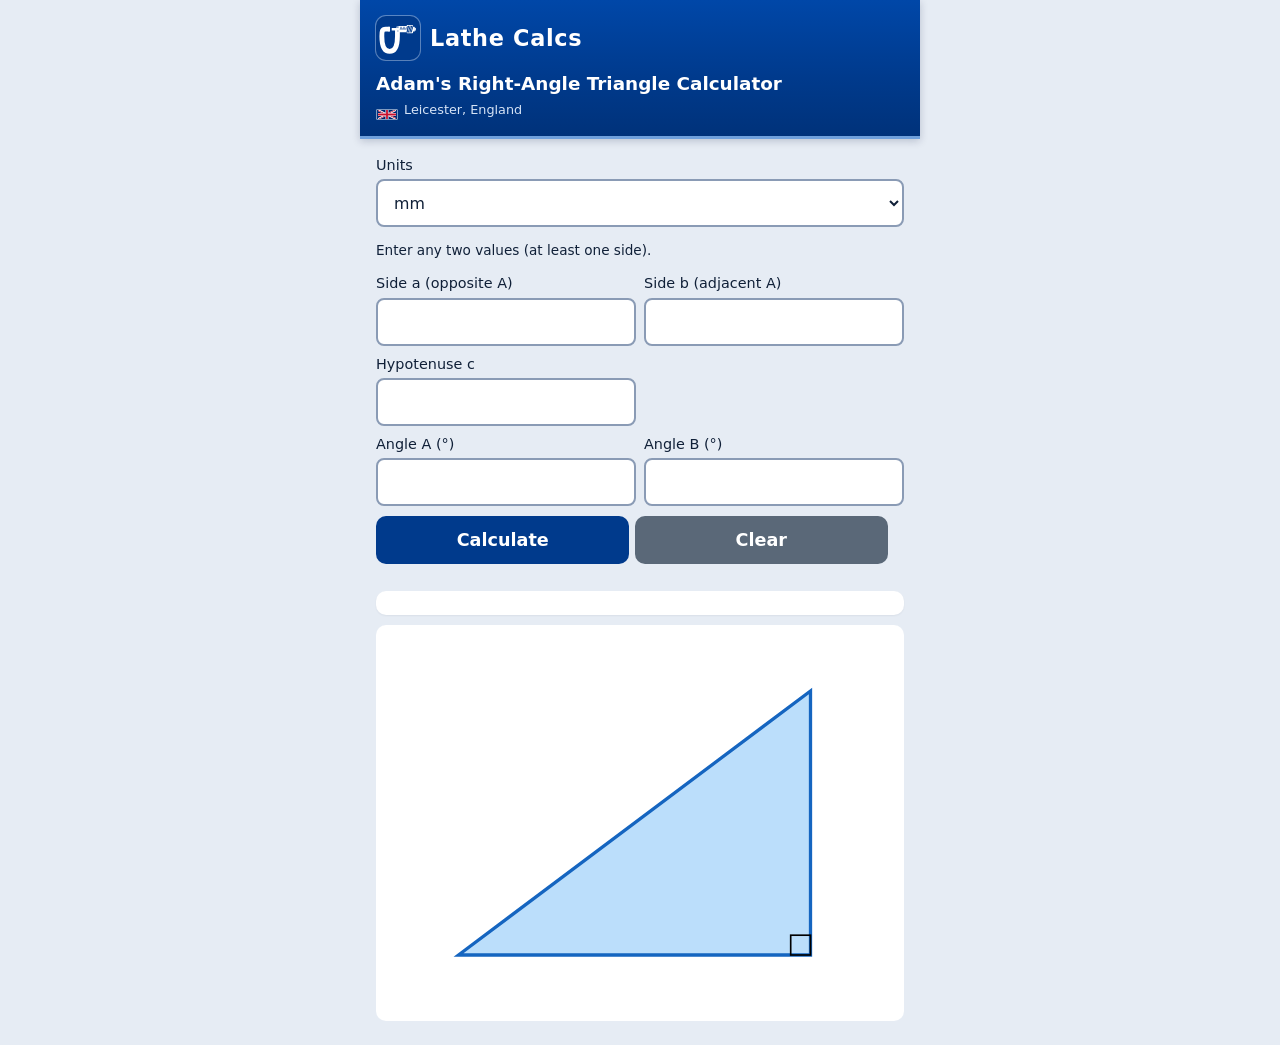
<file: triangle/index.html>
<!DOCTYPE html><html lang="en"><head><meta charset="utf-8"><meta name="viewport" content="width=device-width,initial-scale=1"><title>Adam's Right-Angle Triangle Calculator</title>
<link rel="stylesheet" href="app.css"><link rel="manifest" href="manifest.json"><meta name="theme-color" content="#003A8C"><link rel="icon" href="icon.svg" type="image/svg+xml"><link rel="icon" href="icon-192.png" sizes="192x192"><link rel="apple-touch-icon" href="icon-192.png"></head><body>
<header class="top"><a class="brand" href="../" aria-label="Lathe Calcs home"><span class="mark" aria-hidden="true"></span><span class="wordmark">Lathe Calcs</span></a><div class="pagehead"><h1>Adam's Right-Angle Triangle Calculator</h1><div class="sub"><svg class="flag" width="24" height="12" viewBox="0 0 60 30" aria-label="Union Jack"><clipPath id="uks"><path d="M0,0v30h60v-30z"/></clipPath><clipPath id="ukt"><path d="M30,15h30v15zv15h-30zh-30v-15zv-15h30z"/></clipPath><g clip-path="url(#uks)"><path d="M0,0v30h60v-30z" fill="#012169"/><path d="M0,0L60,30M60,0L0,30" stroke="#fff" stroke-width="6"/><path d="M0,0L60,30M60,0L0,30" clip-path="url(#ukt)" stroke="#C8102E" stroke-width="4"/><path d="M30,0v30M0,15h60" stroke="#fff" stroke-width="10"/><path d="M30,0v30M0,15h60" stroke="#C8102E" stroke-width="6"/></g></svg> Leicester, England</div></div></header>
<label>Units <select id="u"><option>mm</option><option value="in">inch</option></select></label>
<p style="font-size:.85em">Enter any two values (at least one side).</p>
<div class="g"><label>Side a (opposite A)<input id="a" type="number" inputmode="decimal" step="any"></label>
<label>Side b (adjacent A)<input id="b" type="number" inputmode="decimal" step="any"></label>
<label>Hypotenuse c<input id="c" type="number" inputmode="decimal" step="any"></label><span></span>
<label>Angle A (°)<input id="A" type="number" inputmode="decimal" step="any"></label>
<label>Angle B (°)<input id="B" type="number" inputmode="decimal" step="any"></label></div>
<button id="go">Calculate</button> <button id="clr">Clear</button>
<div id="err"></div><div id="res"></div>
<svg id="svg" viewBox="0 0 320 240"></svg>
<script>function solve(i){const D=Math.PI/180;let {a,b,c,A,B}=i;const n=[a,b,c,A,B].filter(v=>v!=null).length;
if(n!==2)throw"Enter exactly two values";if(a==null&&b==null&&c==null)throw"At least one side is required";
for(const v of [a,b,c])if(v!=null&&!(v>0))throw"Sides must be positive";
for(const v of [A,B])if(v!=null&&!(v>0&&v<90))throw"Angles must be between 0 and 90°";
if(A!=null&&B!=null)throw"Two angles is not enough";
if(B!=null)A=90-B;
if(a!=null&&b!=null){c=Math.hypot(a,b);}
else if(a!=null&&c!=null){if(c<=a)throw"Hypotenuse must be longest side";b=Math.sqrt(c*c-a*a);}
else if(b!=null&&c!=null){if(c<=b)throw"Hypotenuse must be longest side";a=Math.sqrt(c*c-b*b);}
else if(a!=null){c=a/Math.sin(A*D);b=a/Math.tan(A*D);}
else if(b!=null){a=b*Math.tan(A*D);c=b/Math.cos(A*D);}
else {a=c*Math.sin(A*D);b=c*Math.cos(A*D);}
A=Math.atan2(a,b)/D;B=90-A;return{a,b,c,A,B,area:a*b/2,perimeter:a+b+c};}
if(typeof module!=="undefined")module.exports=solve;

const K=["a","b","c","A","B"],$=id=>document.getElementById(id),F=v=>v.toFixed(4);
function draw(r){const u=$("u").value;let W=240,H=160,s=Math.min(W/r.b,H/r.a);const w=r.b*s,h=r.a*s,x0=50,y0=200;
const P=`${x0},${y0} ${x0+w},${y0} ${x0+w},${y0-h}`;const L=(x,y,t,c)=>`<text x="${x}" y="${y}" font-size="12" fill="${c||'#000'}" text-anchor="middle">${t}</text>`;
$("svg").innerHTML=`<polygon points="${P}" fill="#bbdefb" stroke="#1565c0" stroke-width="2"/><rect x="${x0+w-12}" y="${y0-12}" width="12" height="12" fill="none" stroke="#000"/>`+
(r?L(x0+w/2,y0+16,"b = "+F(r.b)+" "+u)+L(x0+w+8,y0-h/2,"a = "+F(r.a),"#000").replace('middle','start')+L(x0+w/2-20,y0-h/2-10,"c = "+F(r.c))+L(x0+22,y0-6,"A="+F(r.A)+"°","#c62828").replace('middle','start')+L(x0+w-6,y0-h-6,"B="+F(r.B)+"°","#c62828").replace('middle','end'):"");}
function calc(){$("err").textContent="";const i={};K.forEach(k=>{const w=$(k).classList.contains("calc");$(k).classList.remove("calc");const v=$(k).value;if(w)$(k).value="";else if(v!=="")i[k]=parseFloat(v)});
try{const r=solve(i),u=$("u").value;K.forEach(k=>{if(i[k]==null){$(k).value=F(r[k]);$(k).classList.add("calc")}});
$("res").innerHTML=`a = ${F(r.a)} ${u}<br>b = ${F(r.b)} ${u}<br>c = ${F(r.c)} ${u}<br>A = ${F(r.A)}°<br>B = ${F(r.B)}°<br>Area = ${F(r.area)} ${u}²<br>Perimeter = ${F(r.perimeter)} ${u}`;draw(r)}
catch(e){$("err").textContent=e;$("res").innerHTML=""}}
$("go").onclick=calc;$("clr").onclick=()=>{K.forEach(k=>{$(k).value="";$(k).classList.remove("calc")});$("err").textContent="";$("res").innerHTML="";draw({a:3,b:4,c:5,A:0,B:0,x:1});$("svg").querySelectorAll("text").forEach(t=>t.remove())};
K.forEach(k=>$(k).addEventListener("input",()=>$(k).classList.remove("calc")));$("u").onchange=()=>{if($("res").innerHTML)calc()};
$("clr").onclick();
</script><script>if('serviceWorker' in navigator)navigator.serviceWorker.register('sw.js')</script></body></html>
</file>
<file: css/app.css>
/* Lathe Calcs – shared shop-floor stylesheet. Visual only. */
:root{
  --blue:#003A8C;
  --blue-dark:#002861;
  --blue-mid:#0047A8;
  --steel:#6FA0DC;
  --bg:#E6ECF4;
  --card:#fff;
  --text:#102038;
  --muted:#3A4A60;
  --line:#8A9BB5;
  --err:#B00020;
  --code-bg:#0B1B33;
  --code-fg:#F2F6FB;
  --font:system-ui,-apple-system,"Segoe UI",Roboto,"Helvetica Neue",Arial,sans-serif;
  --mono:ui-monospace,"Cascadia Mono","Roboto Mono","SF Mono",Menlo,Consolas,"Liberation Mono",monospace;
  --radius:10px;
}
*,*::before,*::after{box-sizing:border-box}
html{-webkit-text-size-adjust:100%}
body{
  margin:0 auto;
  padding:0 16px calc(24px + env(safe-area-inset-bottom,0px));
  max-width:560px;
  background:var(--bg);
  color:var(--text);
  font-family:var(--font);
  line-height:1.4;
}
body.home{max-width:640px}
h1{font-size:1.2em;margin:0}
h2{font-size:1.05em;margin:16px 0 6px}

/* Header */
.top{
  background:linear-gradient(180deg,#0047A8 0%,#003A8C 58%,#00327A 100%);
  color:#fff;
  margin:0 -16px 16px;
  padding:14px 16px 16px;
  border-bottom:3px solid var(--steel);
  box-shadow:0 2px 8px rgba(0,20,60,.2);
}
.brand{
  display:flex;
  align-items:center;
  gap:10px;
  text-decoration:none;
  color:#fff;
  min-height:48px;
  margin:0 0 10px;
}
.brand:focus-visible{outline:3px solid #fff;outline-offset:3px}
.mark{
  display:block;
  width:44px;
  height:44px;
  flex:none;
  border-radius:10px;
  background-color:var(--blue);
  background-image:url("data:image/svg+xml,%3Csvg%20xmlns%3D%22http%3A%2F%2Fwww.w3.org%2F2000%2Fsvg%22%20viewBox%3D%220%200%20512%20512%22%20role%3D%22img%22%20aria-label%3D%22Lathe%20Calcs%22%3E%0A%20%20%3Crect%20width%3D%22512%22%20height%3D%22512%22%20fill%3D%22%23003A8C%22%2F%3E%0A%20%20%3Cg%20transform%3D%22translate%28256%2C256%29%20scale%281.08%29%20translate%28-290%2C-305%29%22%3E%0A%20%20%20%20%3C%21--%20Smooth%20U-bow%20--%3E%0A%20%20%20%20%3Cpath%20d%3D%22M198%2C210%20H158%0A%20%20%20%20%20%20%20%20%20%20%20%20%20C118%2C210%20116%2C230%20116%2C286%0A%20%20%20%20%20%20%20%20%20%20%20%20%20C116%2C360%20132%2C450%20200%2C450%0A%20%20%20%20%20%20%20%20%20%20%20%20%20C268%2C450%20284%2C360%20284%2C286%0A%20%20%20%20%20%20%20%20%20%20%20%20%20V210%22%0A%20%20%20%20%20%20%20%20%20%20fill%3D%22none%22%20stroke%3D%22%23fff%22%20stroke-width%3D%2252%22%20stroke-linejoin%3D%22round%22%20stroke-linecap%3D%22butt%22%2F%3E%0A%20%20%20%20%3C%21--%20Anvil%20face%20--%3E%0A%20%20%20%20%3Crect%20x%3D%22186%22%20y%3D%22184%22%20width%3D%2218%22%20height%3D%2252%22%20rx%3D%222%22%20fill%3D%22%23fff%22%2F%3E%0A%20%20%20%20%3C%21--%20Spindle%20--%3E%0A%20%20%20%20%3Crect%20x%3D%22222%22%20y%3D%22196%22%20width%3D%2264%22%20height%3D%2228%22%20rx%3D%223%22%20fill%3D%22%23fff%22%2F%3E%0A%20%20%20%20%3C%21--%20Lock%20nut%20--%3E%0A%20%20%20%20%3Crect%20x%3D%22274%22%20y%3D%22180%22%20width%3D%2228%22%20height%3D%2260%22%20rx%3D%223%22%20fill%3D%22%23fff%22%2F%3E%0A%20%20%20%20%3C%21--%20Sleeve%20--%3E%0A%20%20%20%20%3Crect%20x%3D%22296%22%20y%3D%22176%22%20width%3D%2296%22%20height%3D%2268%22%20rx%3D%225%22%20fill%3D%22%23fff%22%2F%3E%0A%20%20%20%20%3C%21--%20Thimble%20--%3E%0A%20%20%20%20%3Crect%20x%3D%22384%22%20y%3D%22166%22%20width%3D%2268%22%20height%3D%2288%22%20rx%3D%227%22%20fill%3D%22%23fff%22%2F%3E%0A%20%20%20%20%3C%21--%20Ratchet%20%2B%20cap%20--%3E%0A%20%20%20%20%3Crect%20x%3D%22446%22%20y%3D%22184%22%20width%3D%2224%22%20height%3D%2252%22%20rx%3D%224%22%20fill%3D%22%23fff%22%2F%3E%0A%20%20%20%20%3Crect%20x%3D%22466%22%20y%3D%22194%22%20width%3D%2216%22%20height%3D%2232%22%20rx%3D%228%22%20fill%3D%22%23fff%22%2F%3E%0A%20%20%20%20%3C%21--%20Scale%2C%20knurl%2C%20grooves%20punched%20in%20brand%20blue%20--%3E%0A%20%20%20%20%3Cg%20fill%3D%22%23003A8C%22%3E%0A%20%20%20%20%20%20%3Crect%20x%3D%22308%22%20y%3D%22207%22%20width%3D%2276%22%20height%3D%225%22%2F%3E%0A%20%20%20%20%20%20%3Crect%20x%3D%22312%22%20y%3D%22184%22%20width%3D%225%22%20height%3D%2223%22%2F%3E%0A%20%20%20%20%20%20%3Crect%20x%3D%22328%22%20y%3D%22184%22%20width%3D%225%22%20height%3D%2223%22%2F%3E%0A%20%20%20%20%20%20%3Crect%20x%3D%22344%22%20y%3D%22184%22%20width%3D%225%22%20height%3D%2223%22%2F%3E%0A%20%20%20%20%20%20%3Crect%20x%3D%22360%22%20y%3D%22184%22%20width%3D%225%22%20height%3D%2223%22%2F%3E%0A%20%20%20%20%20%20%3Crect%20x%3D%22376%22%20y%3D%22184%22%20width%3D%225%22%20height%3D%2223%22%2F%3E%0A%20%20%20%20%20%20%3Crect%20x%3D%22320%22%20y%3D%22196%22%20width%3D%224%22%20height%3D%2211%22%2F%3E%0A%20%20%20%20%20%20%3Crect%20x%3D%22336%22%20y%3D%22196%22%20width%3D%224%22%20height%3D%2211%22%2F%3E%0A%20%20%20%20%20%20%3Crect%20x%3D%22352%22%20y%3D%22196%22%20width%3D%224%22%20height%3D%2211%22%2F%3E%0A%20%20%20%20%20%20%3Crect%20x%3D%22368%22%20y%3D%22196%22%20width%3D%224%22%20height%3D%2211%22%2F%3E%0A%20%20%20%20%20%20%3Crect%20x%3D%22388%22%20y%3D%22176%22%20width%3D%226%22%20height%3D%2268%22%2F%3E%0A%20%20%20%20%20%20%3Cpath%20d%3D%22M400%2C174%20l11%2C0%20-20%2C72%20h-11%20z%22%2F%3E%0A%20%20%20%20%20%20%3Cpath%20d%3D%22M416%2C174%20l11%2C0%20-20%2C72%20h-11%20z%22%2F%3E%0A%20%20%20%20%20%20%3Cpath%20d%3D%22M432%2C174%20l11%2C0%20-20%2C72%20h-11%20z%22%2F%3E%0A%20%20%20%20%20%20%3Cpath%20d%3D%22M448%2C174%20l9%2C0%20-20%2C72%20h-11%20z%22%2F%3E%0A%20%20%20%20%20%20%3Crect%20x%3D%22279%22%20y%3D%22188%22%20width%3D%2218%22%20height%3D%225%22%2F%3E%0A%20%20%20%20%20%20%3Crect%20x%3D%22279%22%20y%3D%22227%22%20width%3D%2218%22%20height%3D%225%22%2F%3E%0A%20%20%20%20%3C%2Fg%3E%0A%20%20%3C%2Fg%3E%0A%3C%2Fsvg%3E%0A");
  background-size:cover;
  background-position:center;
  box-shadow:0 0 0 1px rgba(255,255,255,.35);
}
.wordmark{
  font-weight:700;
  font-size:1.4em;
  letter-spacing:.03em;
  line-height:1.1;
  color:#fff;
}
.pagehead h1{
  margin:0;
  font-size:1.15em;
  font-weight:700;
  color:#fff;
  line-height:1.25;
}
.sub{
  display:flex;
  align-items:center;
  gap:6px;
  margin-top:4px;
  font-size:.8em;
  color:#D5E3F6;
}
.flag{
  flex:none;
  width:22px;
  height:11px;
  border:1px solid rgba(255,255,255,.5);
  border-radius:1px;
  display:block;
  background:none;
}

/* Forms */
.g{display:grid;grid-template-columns:minmax(0,1fr) minmax(0,1fr);gap:8px}
label{min-width:0;font-size:.9em;display:flex;flex-direction:column;gap:4px}
label.f{grid-column:1/-1}
input:not([type=checkbox]):not([type=range]),select{
  width:100%;
  max-width:100%;
  min-width:0;
  min-height:48px;
  font-family:inherit;
  font-size:1.1em;
  padding:10px 12px;
  border:2px solid var(--line);
  border-radius:8px;
  background:var(--card);
  color:var(--text);
}
input.calc{background:#E6F4EA}
input[type=checkbox]{
  width:28px !important;
  height:28px !important;
  min-width:28px !important;
  min-height:28px !important;
  padding:0 !important;
  margin:0;
  flex:none;
  accent-color:var(--blue);
}
label.chk,.chk{
  display:flex;
  flex-direction:row;
  align-items:center;
  gap:8px;
  min-height:48px;
  font-size:.9em;
}
input[type=range]{
  padding:0;
  border:0;
  height:48px;
  min-height:48px;
  accent-color:var(--blue);
}
input:focus,select:focus,input[type=range]:focus{
  border-color:var(--blue);
  outline:3px solid var(--steel);
  outline-offset:1px;
}
.st{display:flex;gap:6px;align-items:stretch}
.st button,.st button.sgn,
button#xm,button#xp,button#dn,button#up,
#zcsgn,#zendsgn{
  flex:none;
  width:52px;
  min-width:48px;
  margin-top:0;
  padding:10px 0;
  background:#2E4A62;
}

/* Buttons */
button{
  font-family:inherit;
  font-size:1.1em;
  font-weight:700;
  max-width:100%;
  min-width:0;
  width:48%;
  min-height:48px;
  padding:12px 14px;
  border:0;
  border-radius:var(--radius);
  background:var(--blue);
  color:#fff;
  margin-top:10px;
  touch-action:manipulation;
}
button:active{background:var(--blue-dark)}
button:focus-visible{outline:3px solid var(--steel);outline-offset:2px}
#clr{background:#5A6878}
#clr:active{background:#3E4854}
#man{background:#1F7A3A}
#man:active{background:#165A2A}
#def{background:#2E4A62}
#def:active{background:#1E3346}
.btns{display:flex;flex-wrap:wrap;gap:8px}
.btns button{margin-top:10px;flex:1;min-width:120px;width:auto}

/* Results and G-code */
#err{color:var(--err);font-weight:700;min-height:1.2em}
#res,.res{
  background:var(--card);
  padding:12px;
  border-radius:var(--radius);
  margin-top:8px;
  font-family:var(--mono);
  box-shadow:0 1px 2px rgba(16,32,56,.06);
}
pre,#res pre,.res pre{
  font-family:var(--mono);
  font-size:1.15em;
  line-height:1.45;
  background:var(--code-bg);
  color:var(--code-fg);
  padding:14px;
  border-radius:8px;
  margin:0;
  overflow-x:auto;
  overflow-wrap:anywhere;
  white-space:pre-wrap;
  -webkit-overflow-scrolling:touch;
}
#copy,.copy{
  display:inline-flex;
  align-items:center;
  justify-content:center;
  width:100%;
  min-height:48px;
  margin-top:8px;
  padding:10px 16px;
  background:var(--blue);
  color:#fff;
  border:0;
  border-radius:var(--radius);
  font-weight:700;
  font-size:1.05em;
  letter-spacing:.08em;
  text-transform:uppercase;
}
#copy:active,.copy:active{background:var(--blue-dark)}
.out{display:grid;grid-template-columns:1fr 1fr;gap:8px;margin-top:8px}
.out div{background:var(--card);border-radius:var(--radius);padding:10px;text-align:center;box-shadow:0 1px 2px rgba(16,32,56,.06)}
.out b{display:block;font-family:var(--mono);font-size:1.8em;color:var(--blue)}
.out span{font-size:.85em;color:var(--muted)}
/* Chamfer uses a 3-column readout */
#out.out{grid-template-columns:1fr 1fr 1fr}
#out.out b{font-size:1.35em}

.fm{background:var(--card);padding:10px;border-radius:var(--radius);margin-top:8px;font-family:var(--mono);font-size:.95em;box-shadow:0 1px 2px rgba(16,32,56,.06)}
.n{font-size:.85em;color:var(--muted)}
p.n{margin:14px 0 8px}
.note{background:#FFF3CD;color:#7A5200;padding:10px;border-radius:8px;font-size:.9em;margin-top:8px}
.w{color:var(--err);font-family:var(--font);font-size:.85em}
#res .w,.res .w{margin:6px 0}
.v{font-family:var(--font);font-size:1.15em;font-weight:700;padding:8px;border-radius:6px;margin-bottom:8px}
.ok{background:#C8E6C9;color:#1B5E20}
.no{background:#FFCDD2;color:#B71C1C}
.zr{background:#FFF3CD;color:#7A5200}
[hidden]{display:none!important}

/* Diagrams */
svg,svg#svg{
  width:100%;
  max-width:100%;
  display:block;
  box-sizing:border-box;
  background:var(--card);
  border-radius:var(--radius);
  margin-top:10px;
}

/* Slopes table */
.tw{max-height:70vh;overflow:auto;background:var(--card);border-radius:var(--radius);margin-top:8px;box-shadow:0 1px 2px rgba(16,32,56,.06)}
table{width:100%;border-collapse:collapse;font-family:var(--mono);font-size:1.1em}
th{position:sticky;top:0;background:var(--blue);color:#fff;padding:9px;font-family:var(--font);z-index:1}
td{padding:8px;text-align:center;border-bottom:1px solid #E3E6EA}
tr:nth-child(even) td{background:#F7F9FB}
tr.hl td{background:#FFE082!important;font-weight:700}
tbody tr{cursor:pointer}

/* Links and home cards */
a{color:var(--blue);font-weight:600}
a:focus-visible{outline:3px solid var(--steel);outline-offset:2px}
body>p a{
  display:inline-flex;
  align-items:center;
  min-height:48px;
  padding:8px 4px 8px 0;
}
.hint{font-size:.85em;color:var(--muted);margin:16px 0 0}
.cards{
  display:grid;
  grid-template-columns:1fr;
  gap:10px;
  margin:4px 0 0;
}
.cards a{
  display:flex;
  align-items:center;
  min-height:56px;
  padding:16px 16px;
  background:var(--card);
  color:var(--blue);
  text-decoration:none;
  font-size:1.12em;
  font-weight:700;
  line-height:1.25;
  border-radius:var(--radius);
  border:1px solid #C5D0E0;
  border-left:5px solid var(--blue);
  box-shadow:0 1px 2px rgba(16,32,56,.06);
  touch-action:manipulation;
}
.cards a:hover,.cards a:active{background:#F3F7FC}
@media (min-width:620px){
  .cards{grid-template-columns:1fr 1fr}
}
</file>
<file: bore-groove/app.css>
/* Lathe Calcs – shared shop-floor stylesheet. Visual only. */
:root{
  --blue:#003A8C;
  --blue-dark:#002861;
  --blue-mid:#0047A8;
  --steel:#6FA0DC;
  --bg:#E6ECF4;
  --card:#fff;
  --text:#102038;
  --muted:#3A4A60;
  --line:#8A9BB5;
  --err:#B00020;
  --code-bg:#0B1B33;
  --code-fg:#F2F6FB;
  --font:system-ui,-apple-system,"Segoe UI",Roboto,"Helvetica Neue",Arial,sans-serif;
  --mono:ui-monospace,"Cascadia Mono","Roboto Mono","SF Mono",Menlo,Consolas,"Liberation Mono",monospace;
  --radius:10px;
}
*,*::before,*::after{box-sizing:border-box}
html{-webkit-text-size-adjust:100%}
body{
  margin:0 auto;
  padding:0 16px calc(24px + env(safe-area-inset-bottom,0px));
  max-width:560px;
  background:var(--bg);
  color:var(--text);
  font-family:var(--font);
  line-height:1.4;
}
body.home{max-width:640px}
h1{font-size:1.2em;margin:0}
h2{font-size:1.05em;margin:16px 0 6px}

/* Header */
.top{
  background:linear-gradient(180deg,#0047A8 0%,#003A8C 58%,#00327A 100%);
  color:#fff;
  margin:0 -16px 16px;
  padding:14px 16px 16px;
  border-bottom:3px solid var(--steel);
  box-shadow:0 2px 8px rgba(0,20,60,.2);
}
.brand{
  display:flex;
  align-items:center;
  gap:10px;
  text-decoration:none;
  color:#fff;
  min-height:48px;
  margin:0 0 10px;
}
.brand:focus-visible{outline:3px solid #fff;outline-offset:3px}
.mark{
  display:block;
  width:44px;
  height:44px;
  flex:none;
  border-radius:10px;
  background-color:var(--blue);
  background-image:url("data:image/svg+xml,%3Csvg%20xmlns%3D%22http%3A%2F%2Fwww.w3.org%2F2000%2Fsvg%22%20viewBox%3D%220%200%20512%20512%22%20role%3D%22img%22%20aria-label%3D%22Lathe%20Calcs%22%3E%0A%20%20%3Crect%20width%3D%22512%22%20height%3D%22512%22%20fill%3D%22%23003A8C%22%2F%3E%0A%20%20%3Cg%20transform%3D%22translate%28256%2C256%29%20scale%281.08%29%20translate%28-290%2C-305%29%22%3E%0A%20%20%20%20%3C%21--%20Smooth%20U-bow%20--%3E%0A%20%20%20%20%3Cpath%20d%3D%22M198%2C210%20H158%0A%20%20%20%20%20%20%20%20%20%20%20%20%20C118%2C210%20116%2C230%20116%2C286%0A%20%20%20%20%20%20%20%20%20%20%20%20%20C116%2C360%20132%2C450%20200%2C450%0A%20%20%20%20%20%20%20%20%20%20%20%20%20C268%2C450%20284%2C360%20284%2C286%0A%20%20%20%20%20%20%20%20%20%20%20%20%20V210%22%0A%20%20%20%20%20%20%20%20%20%20fill%3D%22none%22%20stroke%3D%22%23fff%22%20stroke-width%3D%2252%22%20stroke-linejoin%3D%22round%22%20stroke-linecap%3D%22butt%22%2F%3E%0A%20%20%20%20%3C%21--%20Anvil%20face%20--%3E%0A%20%20%20%20%3Crect%20x%3D%22186%22%20y%3D%22184%22%20width%3D%2218%22%20height%3D%2252%22%20rx%3D%222%22%20fill%3D%22%23fff%22%2F%3E%0A%20%20%20%20%3C%21--%20Spindle%20--%3E%0A%20%20%20%20%3Crect%20x%3D%22222%22%20y%3D%22196%22%20width%3D%2264%22%20height%3D%2228%22%20rx%3D%223%22%20fill%3D%22%23fff%22%2F%3E%0A%20%20%20%20%3C%21--%20Lock%20nut%20--%3E%0A%20%20%20%20%3Crect%20x%3D%22274%22%20y%3D%22180%22%20width%3D%2228%22%20height%3D%2260%22%20rx%3D%223%22%20fill%3D%22%23fff%22%2F%3E%0A%20%20%20%20%3C%21--%20Sleeve%20--%3E%0A%20%20%20%20%3Crect%20x%3D%22296%22%20y%3D%22176%22%20width%3D%2296%22%20height%3D%2268%22%20rx%3D%225%22%20fill%3D%22%23fff%22%2F%3E%0A%20%20%20%20%3C%21--%20Thimble%20--%3E%0A%20%20%20%20%3Crect%20x%3D%22384%22%20y%3D%22166%22%20width%3D%2268%22%20height%3D%2288%22%20rx%3D%227%22%20fill%3D%22%23fff%22%2F%3E%0A%20%20%20%20%3C%21--%20Ratchet%20%2B%20cap%20--%3E%0A%20%20%20%20%3Crect%20x%3D%22446%22%20y%3D%22184%22%20width%3D%2224%22%20height%3D%2252%22%20rx%3D%224%22%20fill%3D%22%23fff%22%2F%3E%0A%20%20%20%20%3Crect%20x%3D%22466%22%20y%3D%22194%22%20width%3D%2216%22%20height%3D%2232%22%20rx%3D%228%22%20fill%3D%22%23fff%22%2F%3E%0A%20%20%20%20%3C%21--%20Scale%2C%20knurl%2C%20grooves%20punched%20in%20brand%20blue%20--%3E%0A%20%20%20%20%3Cg%20fill%3D%22%23003A8C%22%3E%0A%20%20%20%20%20%20%3Crect%20x%3D%22308%22%20y%3D%22207%22%20width%3D%2276%22%20height%3D%225%22%2F%3E%0A%20%20%20%20%20%20%3Crect%20x%3D%22312%22%20y%3D%22184%22%20width%3D%225%22%20height%3D%2223%22%2F%3E%0A%20%20%20%20%20%20%3Crect%20x%3D%22328%22%20y%3D%22184%22%20width%3D%225%22%20height%3D%2223%22%2F%3E%0A%20%20%20%20%20%20%3Crect%20x%3D%22344%22%20y%3D%22184%22%20width%3D%225%22%20height%3D%2223%22%2F%3E%0A%20%20%20%20%20%20%3Crect%20x%3D%22360%22%20y%3D%22184%22%20width%3D%225%22%20height%3D%2223%22%2F%3E%0A%20%20%20%20%20%20%3Crect%20x%3D%22376%22%20y%3D%22184%22%20width%3D%225%22%20height%3D%2223%22%2F%3E%0A%20%20%20%20%20%20%3Crect%20x%3D%22320%22%20y%3D%22196%22%20width%3D%224%22%20height%3D%2211%22%2F%3E%0A%20%20%20%20%20%20%3Crect%20x%3D%22336%22%20y%3D%22196%22%20width%3D%224%22%20height%3D%2211%22%2F%3E%0A%20%20%20%20%20%20%3Crect%20x%3D%22352%22%20y%3D%22196%22%20width%3D%224%22%20height%3D%2211%22%2F%3E%0A%20%20%20%20%20%20%3Crect%20x%3D%22368%22%20y%3D%22196%22%20width%3D%224%22%20height%3D%2211%22%2F%3E%0A%20%20%20%20%20%20%3Crect%20x%3D%22388%22%20y%3D%22176%22%20width%3D%226%22%20height%3D%2268%22%2F%3E%0A%20%20%20%20%20%20%3Cpath%20d%3D%22M400%2C174%20l11%2C0%20-20%2C72%20h-11%20z%22%2F%3E%0A%20%20%20%20%20%20%3Cpath%20d%3D%22M416%2C174%20l11%2C0%20-20%2C72%20h-11%20z%22%2F%3E%0A%20%20%20%20%20%20%3Cpath%20d%3D%22M432%2C174%20l11%2C0%20-20%2C72%20h-11%20z%22%2F%3E%0A%20%20%20%20%20%20%3Cpath%20d%3D%22M448%2C174%20l9%2C0%20-20%2C72%20h-11%20z%22%2F%3E%0A%20%20%20%20%20%20%3Crect%20x%3D%22279%22%20y%3D%22188%22%20width%3D%2218%22%20height%3D%225%22%2F%3E%0A%20%20%20%20%20%20%3Crect%20x%3D%22279%22%20y%3D%22227%22%20width%3D%2218%22%20height%3D%225%22%2F%3E%0A%20%20%20%20%3C%2Fg%3E%0A%20%20%3C%2Fg%3E%0A%3C%2Fsvg%3E%0A");
  background-size:cover;
  background-position:center;
  box-shadow:0 0 0 1px rgba(255,255,255,.35);
}
.wordmark{
  font-weight:700;
  font-size:1.4em;
  letter-spacing:.03em;
  line-height:1.1;
  color:#fff;
}
.pagehead h1{
  margin:0;
  font-size:1.15em;
  font-weight:700;
  color:#fff;
  line-height:1.25;
}
.sub{
  display:flex;
  align-items:center;
  gap:6px;
  margin-top:4px;
  font-size:.8em;
  color:#D5E3F6;
}
.flag{
  flex:none;
  width:22px;
  height:11px;
  border:1px solid rgba(255,255,255,.5);
  border-radius:1px;
  display:block;
  background:none;
}

/* Forms */
.g{display:grid;grid-template-columns:minmax(0,1fr) minmax(0,1fr);gap:8px}
label{min-width:0;font-size:.9em;display:flex;flex-direction:column;gap:4px}
label.f{grid-column:1/-1}
input:not([type=checkbox]):not([type=range]),select{
  width:100%;
  max-width:100%;
  min-width:0;
  min-height:48px;
  font-family:inherit;
  font-size:1.1em;
  padding:10px 12px;
  border:2px solid var(--line);
  border-radius:8px;
  background:var(--card);
  color:var(--text);
}
input.calc{background:#E6F4EA}
input[type=checkbox]{
  width:28px !important;
  height:28px !important;
  min-width:28px !important;
  min-height:28px !important;
  padding:0 !important;
  margin:0;
  flex:none;
  accent-color:var(--blue);
}
label.chk,.chk{
  display:flex;
  flex-direction:row;
  align-items:center;
  gap:8px;
  min-height:48px;
  font-size:.9em;
}
input[type=range]{
  padding:0;
  border:0;
  height:48px;
  min-height:48px;
  accent-color:var(--blue);
}
input:focus,select:focus,input[type=range]:focus{
  border-color:var(--blue);
  outline:3px solid var(--steel);
  outline-offset:1px;
}
.st{display:flex;gap:6px;align-items:stretch}
.st button,.st button.sgn,
button#xm,button#xp,button#dn,button#up,
#zcsgn,#zendsgn{
  flex:none;
  width:52px;
  min-width:48px;
  margin-top:0;
  padding:10px 0;
  background:#2E4A62;
}

/* Buttons */
button{
  font-family:inherit;
  font-size:1.1em;
  font-weight:700;
  max-width:100%;
  min-width:0;
  width:48%;
  min-height:48px;
  padding:12px 14px;
  border:0;
  border-radius:var(--radius);
  background:var(--blue);
  color:#fff;
  margin-top:10px;
  touch-action:manipulation;
}
button:active{background:var(--blue-dark)}
button:focus-visible{outline:3px solid var(--steel);outline-offset:2px}
#clr{background:#5A6878}
#clr:active{background:#3E4854}
#man{background:#1F7A3A}
#man:active{background:#165A2A}
#def{background:#2E4A62}
#def:active{background:#1E3346}
.btns{display:flex;flex-wrap:wrap;gap:8px}
.btns button{margin-top:10px;flex:1;min-width:120px;width:auto}

/* Results and G-code */
#err{color:var(--err);font-weight:700;min-height:1.2em}
#res,.res{
  background:var(--card);
  padding:12px;
  border-radius:var(--radius);
  margin-top:8px;
  font-family:var(--mono);
  box-shadow:0 1px 2px rgba(16,32,56,.06);
}
pre,#res pre,.res pre{
  font-family:var(--mono);
  font-size:1.15em;
  line-height:1.45;
  background:var(--code-bg);
  color:var(--code-fg);
  padding:14px;
  border-radius:8px;
  margin:0;
  overflow-x:auto;
  overflow-wrap:anywhere;
  white-space:pre-wrap;
  -webkit-overflow-scrolling:touch;
}
#copy,.copy{
  display:inline-flex;
  align-items:center;
  justify-content:center;
  width:100%;
  min-height:48px;
  margin-top:8px;
  padding:10px 16px;
  background:var(--blue);
  color:#fff;
  border:0;
  border-radius:var(--radius);
  font-weight:700;
  font-size:1.05em;
  letter-spacing:.08em;
  text-transform:uppercase;
}
#copy:active,.copy:active{background:var(--blue-dark)}
.out{display:grid;grid-template-columns:1fr 1fr;gap:8px;margin-top:8px}
.out div{background:var(--card);border-radius:var(--radius);padding:10px;text-align:center;box-shadow:0 1px 2px rgba(16,32,56,.06)}
.out b{display:block;font-family:var(--mono);font-size:1.8em;color:var(--blue)}
.out span{font-size:.85em;color:var(--muted)}
/* Chamfer uses a 3-column readout */
#out.out{grid-template-columns:1fr 1fr 1fr}
#out.out b{font-size:1.35em}

.fm{background:var(--card);padding:10px;border-radius:var(--radius);margin-top:8px;font-family:var(--mono);font-size:.95em;box-shadow:0 1px 2px rgba(16,32,56,.06)}
.n{font-size:.85em;color:var(--muted)}
p.n{margin:14px 0 8px}
.note{background:#FFF3CD;color:#7A5200;padding:10px;border-radius:8px;font-size:.9em;margin-top:8px}
.w{color:var(--err);font-family:var(--font);font-size:.85em}
#res .w,.res .w{margin:6px 0}
.v{font-family:var(--font);font-size:1.15em;font-weight:700;padding:8px;border-radius:6px;margin-bottom:8px}
.ok{background:#C8E6C9;color:#1B5E20}
.no{background:#FFCDD2;color:#B71C1C}
.zr{background:#FFF3CD;color:#7A5200}
[hidden]{display:none!important}

/* Diagrams */
svg,svg#svg{
  width:100%;
  max-width:100%;
  display:block;
  box-sizing:border-box;
  background:var(--card);
  border-radius:var(--radius);
  margin-top:10px;
}

/* Slopes table */
.tw{max-height:70vh;overflow:auto;background:var(--card);border-radius:var(--radius);margin-top:8px;box-shadow:0 1px 2px rgba(16,32,56,.06)}
table{width:100%;border-collapse:collapse;font-family:var(--mono);font-size:1.1em}
th{position:sticky;top:0;background:var(--blue);color:#fff;padding:9px;font-family:var(--font);z-index:1}
td{padding:8px;text-align:center;border-bottom:1px solid #E3E6EA}
tr:nth-child(even) td{background:#F7F9FB}
tr.hl td{background:#FFE082!important;font-weight:700}
tbody tr{cursor:pointer}

/* Links and home cards */
a{color:var(--blue);font-weight:600}
a:focus-visible{outline:3px solid var(--steel);outline-offset:2px}
body>p a{
  display:inline-flex;
  align-items:center;
  min-height:48px;
  padding:8px 4px 8px 0;
}
.hint{font-size:.85em;color:var(--muted);margin:16px 0 0}
.cards{
  display:grid;
  grid-template-columns:1fr;
  gap:10px;
  margin:4px 0 0;
}
.cards a{
  display:flex;
  align-items:center;
  min-height:56px;
  padding:16px 16px;
  background:var(--card);
  color:var(--blue);
  text-decoration:none;
  font-size:1.12em;
  font-weight:700;
  line-height:1.25;
  border-radius:var(--radius);
  border:1px solid #C5D0E0;
  border-left:5px solid var(--blue);
  box-shadow:0 1px 2px rgba(16,32,56,.06);
  touch-action:manipulation;
}
.cards a:hover,.cards a:active{background:#F3F7FC}
@media (min-width:620px){
  .cards{grid-template-columns:1fr 1fr}
}
</file>
<file: chamfer/app.css>
/* Lathe Calcs – shared shop-floor stylesheet. Visual only. */
:root{
  --blue:#003A8C;
  --blue-dark:#002861;
  --blue-mid:#0047A8;
  --steel:#6FA0DC;
  --bg:#E6ECF4;
  --card:#fff;
  --text:#102038;
  --muted:#3A4A60;
  --line:#8A9BB5;
  --err:#B00020;
  --code-bg:#0B1B33;
  --code-fg:#F2F6FB;
  --font:system-ui,-apple-system,"Segoe UI",Roboto,"Helvetica Neue",Arial,sans-serif;
  --mono:ui-monospace,"Cascadia Mono","Roboto Mono","SF Mono",Menlo,Consolas,"Liberation Mono",monospace;
  --radius:10px;
}
*,*::before,*::after{box-sizing:border-box}
html{-webkit-text-size-adjust:100%}
body{
  margin:0 auto;
  padding:0 16px calc(24px + env(safe-area-inset-bottom,0px));
  max-width:560px;
  background:var(--bg);
  color:var(--text);
  font-family:var(--font);
  line-height:1.4;
}
body.home{max-width:640px}
h1{font-size:1.2em;margin:0}
h2{font-size:1.05em;margin:16px 0 6px}

/* Header */
.top{
  background:linear-gradient(180deg,#0047A8 0%,#003A8C 58%,#00327A 100%);
  color:#fff;
  margin:0 -16px 16px;
  padding:14px 16px 16px;
  border-bottom:3px solid var(--steel);
  box-shadow:0 2px 8px rgba(0,20,60,.2);
}
.brand{
  display:flex;
  align-items:center;
  gap:10px;
  text-decoration:none;
  color:#fff;
  min-height:48px;
  margin:0 0 10px;
}
.brand:focus-visible{outline:3px solid #fff;outline-offset:3px}
.mark{
  display:block;
  width:44px;
  height:44px;
  flex:none;
  border-radius:10px;
  background-color:var(--blue);
  background-image:url("data:image/svg+xml,%3Csvg%20xmlns%3D%22http%3A%2F%2Fwww.w3.org%2F2000%2Fsvg%22%20viewBox%3D%220%200%20512%20512%22%20role%3D%22img%22%20aria-label%3D%22Lathe%20Calcs%22%3E%0A%20%20%3Crect%20width%3D%22512%22%20height%3D%22512%22%20fill%3D%22%23003A8C%22%2F%3E%0A%20%20%3Cg%20transform%3D%22translate%28256%2C256%29%20scale%281.08%29%20translate%28-290%2C-305%29%22%3E%0A%20%20%20%20%3C%21--%20Smooth%20U-bow%20--%3E%0A%20%20%20%20%3Cpath%20d%3D%22M198%2C210%20H158%0A%20%20%20%20%20%20%20%20%20%20%20%20%20C118%2C210%20116%2C230%20116%2C286%0A%20%20%20%20%20%20%20%20%20%20%20%20%20C116%2C360%20132%2C450%20200%2C450%0A%20%20%20%20%20%20%20%20%20%20%20%20%20C268%2C450%20284%2C360%20284%2C286%0A%20%20%20%20%20%20%20%20%20%20%20%20%20V210%22%0A%20%20%20%20%20%20%20%20%20%20fill%3D%22none%22%20stroke%3D%22%23fff%22%20stroke-width%3D%2252%22%20stroke-linejoin%3D%22round%22%20stroke-linecap%3D%22butt%22%2F%3E%0A%20%20%20%20%3C%21--%20Anvil%20face%20--%3E%0A%20%20%20%20%3Crect%20x%3D%22186%22%20y%3D%22184%22%20width%3D%2218%22%20height%3D%2252%22%20rx%3D%222%22%20fill%3D%22%23fff%22%2F%3E%0A%20%20%20%20%3C%21--%20Spindle%20--%3E%0A%20%20%20%20%3Crect%20x%3D%22222%22%20y%3D%22196%22%20width%3D%2264%22%20height%3D%2228%22%20rx%3D%223%22%20fill%3D%22%23fff%22%2F%3E%0A%20%20%20%20%3C%21--%20Lock%20nut%20--%3E%0A%20%20%20%20%3Crect%20x%3D%22274%22%20y%3D%22180%22%20width%3D%2228%22%20height%3D%2260%22%20rx%3D%223%22%20fill%3D%22%23fff%22%2F%3E%0A%20%20%20%20%3C%21--%20Sleeve%20--%3E%0A%20%20%20%20%3Crect%20x%3D%22296%22%20y%3D%22176%22%20width%3D%2296%22%20height%3D%2268%22%20rx%3D%225%22%20fill%3D%22%23fff%22%2F%3E%0A%20%20%20%20%3C%21--%20Thimble%20--%3E%0A%20%20%20%20%3Crect%20x%3D%22384%22%20y%3D%22166%22%20width%3D%2268%22%20height%3D%2288%22%20rx%3D%227%22%20fill%3D%22%23fff%22%2F%3E%0A%20%20%20%20%3C%21--%20Ratchet%20%2B%20cap%20--%3E%0A%20%20%20%20%3Crect%20x%3D%22446%22%20y%3D%22184%22%20width%3D%2224%22%20height%3D%2252%22%20rx%3D%224%22%20fill%3D%22%23fff%22%2F%3E%0A%20%20%20%20%3Crect%20x%3D%22466%22%20y%3D%22194%22%20width%3D%2216%22%20height%3D%2232%22%20rx%3D%228%22%20fill%3D%22%23fff%22%2F%3E%0A%20%20%20%20%3C%21--%20Scale%2C%20knurl%2C%20grooves%20punched%20in%20brand%20blue%20--%3E%0A%20%20%20%20%3Cg%20fill%3D%22%23003A8C%22%3E%0A%20%20%20%20%20%20%3Crect%20x%3D%22308%22%20y%3D%22207%22%20width%3D%2276%22%20height%3D%225%22%2F%3E%0A%20%20%20%20%20%20%3Crect%20x%3D%22312%22%20y%3D%22184%22%20width%3D%225%22%20height%3D%2223%22%2F%3E%0A%20%20%20%20%20%20%3Crect%20x%3D%22328%22%20y%3D%22184%22%20width%3D%225%22%20height%3D%2223%22%2F%3E%0A%20%20%20%20%20%20%3Crect%20x%3D%22344%22%20y%3D%22184%22%20width%3D%225%22%20height%3D%2223%22%2F%3E%0A%20%20%20%20%20%20%3Crect%20x%3D%22360%22%20y%3D%22184%22%20width%3D%225%22%20height%3D%2223%22%2F%3E%0A%20%20%20%20%20%20%3Crect%20x%3D%22376%22%20y%3D%22184%22%20width%3D%225%22%20height%3D%2223%22%2F%3E%0A%20%20%20%20%20%20%3Crect%20x%3D%22320%22%20y%3D%22196%22%20width%3D%224%22%20height%3D%2211%22%2F%3E%0A%20%20%20%20%20%20%3Crect%20x%3D%22336%22%20y%3D%22196%22%20width%3D%224%22%20height%3D%2211%22%2F%3E%0A%20%20%20%20%20%20%3Crect%20x%3D%22352%22%20y%3D%22196%22%20width%3D%224%22%20height%3D%2211%22%2F%3E%0A%20%20%20%20%20%20%3Crect%20x%3D%22368%22%20y%3D%22196%22%20width%3D%224%22%20height%3D%2211%22%2F%3E%0A%20%20%20%20%20%20%3Crect%20x%3D%22388%22%20y%3D%22176%22%20width%3D%226%22%20height%3D%2268%22%2F%3E%0A%20%20%20%20%20%20%3Cpath%20d%3D%22M400%2C174%20l11%2C0%20-20%2C72%20h-11%20z%22%2F%3E%0A%20%20%20%20%20%20%3Cpath%20d%3D%22M416%2C174%20l11%2C0%20-20%2C72%20h-11%20z%22%2F%3E%0A%20%20%20%20%20%20%3Cpath%20d%3D%22M432%2C174%20l11%2C0%20-20%2C72%20h-11%20z%22%2F%3E%0A%20%20%20%20%20%20%3Cpath%20d%3D%22M448%2C174%20l9%2C0%20-20%2C72%20h-11%20z%22%2F%3E%0A%20%20%20%20%20%20%3Crect%20x%3D%22279%22%20y%3D%22188%22%20width%3D%2218%22%20height%3D%225%22%2F%3E%0A%20%20%20%20%20%20%3Crect%20x%3D%22279%22%20y%3D%22227%22%20width%3D%2218%22%20height%3D%225%22%2F%3E%0A%20%20%20%20%3C%2Fg%3E%0A%20%20%3C%2Fg%3E%0A%3C%2Fsvg%3E%0A");
  background-size:cover;
  background-position:center;
  box-shadow:0 0 0 1px rgba(255,255,255,.35);
}
.wordmark{
  font-weight:700;
  font-size:1.4em;
  letter-spacing:.03em;
  line-height:1.1;
  color:#fff;
}
.pagehead h1{
  margin:0;
  font-size:1.15em;
  font-weight:700;
  color:#fff;
  line-height:1.25;
}
.sub{
  display:flex;
  align-items:center;
  gap:6px;
  margin-top:4px;
  font-size:.8em;
  color:#D5E3F6;
}
.flag{
  flex:none;
  width:22px;
  height:11px;
  border:1px solid rgba(255,255,255,.5);
  border-radius:1px;
  display:block;
  background:none;
}

/* Forms */
.g{display:grid;grid-template-columns:minmax(0,1fr) minmax(0,1fr);gap:8px}
label{min-width:0;font-size:.9em;display:flex;flex-direction:column;gap:4px}
label.f{grid-column:1/-1}
input:not([type=checkbox]):not([type=range]),select{
  width:100%;
  max-width:100%;
  min-width:0;
  min-height:48px;
  font-family:inherit;
  font-size:1.1em;
  padding:10px 12px;
  border:2px solid var(--line);
  border-radius:8px;
  background:var(--card);
  color:var(--text);
}
input.calc{background:#E6F4EA}
input[type=checkbox]{
  width:28px !important;
  height:28px !important;
  min-width:28px !important;
  min-height:28px !important;
  padding:0 !important;
  margin:0;
  flex:none;
  accent-color:var(--blue);
}
label.chk,.chk{
  display:flex;
  flex-direction:row;
  align-items:center;
  gap:8px;
  min-height:48px;
  font-size:.9em;
}
input[type=range]{
  padding:0;
  border:0;
  height:48px;
  min-height:48px;
  accent-color:var(--blue);
}
input:focus,select:focus,input[type=range]:focus{
  border-color:var(--blue);
  outline:3px solid var(--steel);
  outline-offset:1px;
}
.st{display:flex;gap:6px;align-items:stretch}
.st button,.st button.sgn,
button#xm,button#xp,button#dn,button#up,
#zcsgn,#zendsgn{
  flex:none;
  width:52px;
  min-width:48px;
  margin-top:0;
  padding:10px 0;
  background:#2E4A62;
}

/* Buttons */
button{
  font-family:inherit;
  font-size:1.1em;
  font-weight:700;
  max-width:100%;
  min-width:0;
  width:48%;
  min-height:48px;
  padding:12px 14px;
  border:0;
  border-radius:var(--radius);
  background:var(--blue);
  color:#fff;
  margin-top:10px;
  touch-action:manipulation;
}
button:active{background:var(--blue-dark)}
button:focus-visible{outline:3px solid var(--steel);outline-offset:2px}
#clr{background:#5A6878}
#clr:active{background:#3E4854}
#man{background:#1F7A3A}
#man:active{background:#165A2A}
#def{background:#2E4A62}
#def:active{background:#1E3346}
.btns{display:flex;flex-wrap:wrap;gap:8px}
.btns button{margin-top:10px;flex:1;min-width:120px;width:auto}

/* Results and G-code */
#err{color:var(--err);font-weight:700;min-height:1.2em}
#res,.res{
  background:var(--card);
  padding:12px;
  border-radius:var(--radius);
  margin-top:8px;
  font-family:var(--mono);
  box-shadow:0 1px 2px rgba(16,32,56,.06);
}
pre,#res pre,.res pre{
  font-family:var(--mono);
  font-size:1.15em;
  line-height:1.45;
  background:var(--code-bg);
  color:var(--code-fg);
  padding:14px;
  border-radius:8px;
  margin:0;
  overflow-x:auto;
  overflow-wrap:anywhere;
  white-space:pre-wrap;
  -webkit-overflow-scrolling:touch;
}
#copy,.copy{
  display:inline-flex;
  align-items:center;
  justify-content:center;
  width:100%;
  min-height:48px;
  margin-top:8px;
  padding:10px 16px;
  background:var(--blue);
  color:#fff;
  border:0;
  border-radius:var(--radius);
  font-weight:700;
  font-size:1.05em;
  letter-spacing:.08em;
  text-transform:uppercase;
}
#copy:active,.copy:active{background:var(--blue-dark)}
.out{display:grid;grid-template-columns:1fr 1fr;gap:8px;margin-top:8px}
.out div{background:var(--card);border-radius:var(--radius);padding:10px;text-align:center;box-shadow:0 1px 2px rgba(16,32,56,.06)}
.out b{display:block;font-family:var(--mono);font-size:1.8em;color:var(--blue)}
.out span{font-size:.85em;color:var(--muted)}
/* Chamfer uses a 3-column readout */
#out.out{grid-template-columns:1fr 1fr 1fr}
#out.out b{font-size:1.35em}

.fm{background:var(--card);padding:10px;border-radius:var(--radius);margin-top:8px;font-family:var(--mono);font-size:.95em;box-shadow:0 1px 2px rgba(16,32,56,.06)}
.n{font-size:.85em;color:var(--muted)}
p.n{margin:14px 0 8px}
.note{background:#FFF3CD;color:#7A5200;padding:10px;border-radius:8px;font-size:.9em;margin-top:8px}
.w{color:var(--err);font-family:var(--font);font-size:.85em}
#res .w,.res .w{margin:6px 0}
.v{font-family:var(--font);font-size:1.15em;font-weight:700;padding:8px;border-radius:6px;margin-bottom:8px}
.ok{background:#C8E6C9;color:#1B5E20}
.no{background:#FFCDD2;color:#B71C1C}
.zr{background:#FFF3CD;color:#7A5200}
[hidden]{display:none!important}

/* Diagrams */
svg,svg#svg{
  width:100%;
  max-width:100%;
  display:block;
  box-sizing:border-box;
  background:var(--card);
  border-radius:var(--radius);
  margin-top:10px;
}

/* Slopes table */
.tw{max-height:70vh;overflow:auto;background:var(--card);border-radius:var(--radius);margin-top:8px;box-shadow:0 1px 2px rgba(16,32,56,.06)}
table{width:100%;border-collapse:collapse;font-family:var(--mono);font-size:1.1em}
th{position:sticky;top:0;background:var(--blue);color:#fff;padding:9px;font-family:var(--font);z-index:1}
td{padding:8px;text-align:center;border-bottom:1px solid #E3E6EA}
tr:nth-child(even) td{background:#F7F9FB}
tr.hl td{background:#FFE082!important;font-weight:700}
tbody tr{cursor:pointer}

/* Links and home cards */
a{color:var(--blue);font-weight:600}
a:focus-visible{outline:3px solid var(--steel);outline-offset:2px}
body>p a{
  display:inline-flex;
  align-items:center;
  min-height:48px;
  padding:8px 4px 8px 0;
}
.hint{font-size:.85em;color:var(--muted);margin:16px 0 0}
.cards{
  display:grid;
  grid-template-columns:1fr;
  gap:10px;
  margin:4px 0 0;
}
.cards a{
  display:flex;
  align-items:center;
  min-height:56px;
  padding:16px 16px;
  background:var(--card);
  color:var(--blue);
  text-decoration:none;
  font-size:1.12em;
  font-weight:700;
  line-height:1.25;
  border-radius:var(--radius);
  border:1px solid #C5D0E0;
  border-left:5px solid var(--blue);
  box-shadow:0 1px 2px rgba(16,32,56,.06);
  touch-action:manipulation;
}
.cards a:hover,.cards a:active{background:#F3F7FC}
@media (min-width:620px){
  .cards{grid-template-columns:1fr 1fr}
}
</file>
<file: clearance/app.css>
/* Lathe Calcs – shared shop-floor stylesheet. Visual only. */
:root{
  --blue:#003A8C;
  --blue-dark:#002861;
  --blue-mid:#0047A8;
  --steel:#6FA0DC;
  --bg:#E6ECF4;
  --card:#fff;
  --text:#102038;
  --muted:#3A4A60;
  --line:#8A9BB5;
  --err:#B00020;
  --code-bg:#0B1B33;
  --code-fg:#F2F6FB;
  --font:system-ui,-apple-system,"Segoe UI",Roboto,"Helvetica Neue",Arial,sans-serif;
  --mono:ui-monospace,"Cascadia Mono","Roboto Mono","SF Mono",Menlo,Consolas,"Liberation Mono",monospace;
  --radius:10px;
}
*,*::before,*::after{box-sizing:border-box}
html{-webkit-text-size-adjust:100%}
body{
  margin:0 auto;
  padding:0 16px calc(24px + env(safe-area-inset-bottom,0px));
  max-width:560px;
  background:var(--bg);
  color:var(--text);
  font-family:var(--font);
  line-height:1.4;
}
body.home{max-width:640px}
h1{font-size:1.2em;margin:0}
h2{font-size:1.05em;margin:16px 0 6px}

/* Header */
.top{
  background:linear-gradient(180deg,#0047A8 0%,#003A8C 58%,#00327A 100%);
  color:#fff;
  margin:0 -16px 16px;
  padding:14px 16px 16px;
  border-bottom:3px solid var(--steel);
  box-shadow:0 2px 8px rgba(0,20,60,.2);
}
.brand{
  display:flex;
  align-items:center;
  gap:10px;
  text-decoration:none;
  color:#fff;
  min-height:48px;
  margin:0 0 10px;
}
.brand:focus-visible{outline:3px solid #fff;outline-offset:3px}
.mark{
  display:block;
  width:44px;
  height:44px;
  flex:none;
  border-radius:10px;
  background-color:var(--blue);
  background-image:url("data:image/svg+xml,%3Csvg%20xmlns%3D%22http%3A%2F%2Fwww.w3.org%2F2000%2Fsvg%22%20viewBox%3D%220%200%20512%20512%22%20role%3D%22img%22%20aria-label%3D%22Lathe%20Calcs%22%3E%0A%20%20%3Crect%20width%3D%22512%22%20height%3D%22512%22%20fill%3D%22%23003A8C%22%2F%3E%0A%20%20%3Cg%20transform%3D%22translate%28256%2C256%29%20scale%281.08%29%20translate%28-290%2C-305%29%22%3E%0A%20%20%20%20%3C%21--%20Smooth%20U-bow%20--%3E%0A%20%20%20%20%3Cpath%20d%3D%22M198%2C210%20H158%0A%20%20%20%20%20%20%20%20%20%20%20%20%20C118%2C210%20116%2C230%20116%2C286%0A%20%20%20%20%20%20%20%20%20%20%20%20%20C116%2C360%20132%2C450%20200%2C450%0A%20%20%20%20%20%20%20%20%20%20%20%20%20C268%2C450%20284%2C360%20284%2C286%0A%20%20%20%20%20%20%20%20%20%20%20%20%20V210%22%0A%20%20%20%20%20%20%20%20%20%20fill%3D%22none%22%20stroke%3D%22%23fff%22%20stroke-width%3D%2252%22%20stroke-linejoin%3D%22round%22%20stroke-linecap%3D%22butt%22%2F%3E%0A%20%20%20%20%3C%21--%20Anvil%20face%20--%3E%0A%20%20%20%20%3Crect%20x%3D%22186%22%20y%3D%22184%22%20width%3D%2218%22%20height%3D%2252%22%20rx%3D%222%22%20fill%3D%22%23fff%22%2F%3E%0A%20%20%20%20%3C%21--%20Spindle%20--%3E%0A%20%20%20%20%3Crect%20x%3D%22222%22%20y%3D%22196%22%20width%3D%2264%22%20height%3D%2228%22%20rx%3D%223%22%20fill%3D%22%23fff%22%2F%3E%0A%20%20%20%20%3C%21--%20Lock%20nut%20--%3E%0A%20%20%20%20%3Crect%20x%3D%22274%22%20y%3D%22180%22%20width%3D%2228%22%20height%3D%2260%22%20rx%3D%223%22%20fill%3D%22%23fff%22%2F%3E%0A%20%20%20%20%3C%21--%20Sleeve%20--%3E%0A%20%20%20%20%3Crect%20x%3D%22296%22%20y%3D%22176%22%20width%3D%2296%22%20height%3D%2268%22%20rx%3D%225%22%20fill%3D%22%23fff%22%2F%3E%0A%20%20%20%20%3C%21--%20Thimble%20--%3E%0A%20%20%20%20%3Crect%20x%3D%22384%22%20y%3D%22166%22%20width%3D%2268%22%20height%3D%2288%22%20rx%3D%227%22%20fill%3D%22%23fff%22%2F%3E%0A%20%20%20%20%3C%21--%20Ratchet%20%2B%20cap%20--%3E%0A%20%20%20%20%3Crect%20x%3D%22446%22%20y%3D%22184%22%20width%3D%2224%22%20height%3D%2252%22%20rx%3D%224%22%20fill%3D%22%23fff%22%2F%3E%0A%20%20%20%20%3Crect%20x%3D%22466%22%20y%3D%22194%22%20width%3D%2216%22%20height%3D%2232%22%20rx%3D%228%22%20fill%3D%22%23fff%22%2F%3E%0A%20%20%20%20%3C%21--%20Scale%2C%20knurl%2C%20grooves%20punched%20in%20brand%20blue%20--%3E%0A%20%20%20%20%3Cg%20fill%3D%22%23003A8C%22%3E%0A%20%20%20%20%20%20%3Crect%20x%3D%22308%22%20y%3D%22207%22%20width%3D%2276%22%20height%3D%225%22%2F%3E%0A%20%20%20%20%20%20%3Crect%20x%3D%22312%22%20y%3D%22184%22%20width%3D%225%22%20height%3D%2223%22%2F%3E%0A%20%20%20%20%20%20%3Crect%20x%3D%22328%22%20y%3D%22184%22%20width%3D%225%22%20height%3D%2223%22%2F%3E%0A%20%20%20%20%20%20%3Crect%20x%3D%22344%22%20y%3D%22184%22%20width%3D%225%22%20height%3D%2223%22%2F%3E%0A%20%20%20%20%20%20%3Crect%20x%3D%22360%22%20y%3D%22184%22%20width%3D%225%22%20height%3D%2223%22%2F%3E%0A%20%20%20%20%20%20%3Crect%20x%3D%22376%22%20y%3D%22184%22%20width%3D%225%22%20height%3D%2223%22%2F%3E%0A%20%20%20%20%20%20%3Crect%20x%3D%22320%22%20y%3D%22196%22%20width%3D%224%22%20height%3D%2211%22%2F%3E%0A%20%20%20%20%20%20%3Crect%20x%3D%22336%22%20y%3D%22196%22%20width%3D%224%22%20height%3D%2211%22%2F%3E%0A%20%20%20%20%20%20%3Crect%20x%3D%22352%22%20y%3D%22196%22%20width%3D%224%22%20height%3D%2211%22%2F%3E%0A%20%20%20%20%20%20%3Crect%20x%3D%22368%22%20y%3D%22196%22%20width%3D%224%22%20height%3D%2211%22%2F%3E%0A%20%20%20%20%20%20%3Crect%20x%3D%22388%22%20y%3D%22176%22%20width%3D%226%22%20height%3D%2268%22%2F%3E%0A%20%20%20%20%20%20%3Cpath%20d%3D%22M400%2C174%20l11%2C0%20-20%2C72%20h-11%20z%22%2F%3E%0A%20%20%20%20%20%20%3Cpath%20d%3D%22M416%2C174%20l11%2C0%20-20%2C72%20h-11%20z%22%2F%3E%0A%20%20%20%20%20%20%3Cpath%20d%3D%22M432%2C174%20l11%2C0%20-20%2C72%20h-11%20z%22%2F%3E%0A%20%20%20%20%20%20%3Cpath%20d%3D%22M448%2C174%20l9%2C0%20-20%2C72%20h-11%20z%22%2F%3E%0A%20%20%20%20%20%20%3Crect%20x%3D%22279%22%20y%3D%22188%22%20width%3D%2218%22%20height%3D%225%22%2F%3E%0A%20%20%20%20%20%20%3Crect%20x%3D%22279%22%20y%3D%22227%22%20width%3D%2218%22%20height%3D%225%22%2F%3E%0A%20%20%20%20%3C%2Fg%3E%0A%20%20%3C%2Fg%3E%0A%3C%2Fsvg%3E%0A");
  background-size:cover;
  background-position:center;
  box-shadow:0 0 0 1px rgba(255,255,255,.35);
}
.wordmark{
  font-weight:700;
  font-size:1.4em;
  letter-spacing:.03em;
  line-height:1.1;
  color:#fff;
}
.pagehead h1{
  margin:0;
  font-size:1.15em;
  font-weight:700;
  color:#fff;
  line-height:1.25;
}
.sub{
  display:flex;
  align-items:center;
  gap:6px;
  margin-top:4px;
  font-size:.8em;
  color:#D5E3F6;
}
.flag{
  flex:none;
  width:22px;
  height:11px;
  border:1px solid rgba(255,255,255,.5);
  border-radius:1px;
  display:block;
  background:none;
}

/* Forms */
.g{display:grid;grid-template-columns:minmax(0,1fr) minmax(0,1fr);gap:8px}
label{min-width:0;font-size:.9em;display:flex;flex-direction:column;gap:4px}
label.f{grid-column:1/-1}
input:not([type=checkbox]):not([type=range]),select{
  width:100%;
  max-width:100%;
  min-width:0;
  min-height:48px;
  font-family:inherit;
  font-size:1.1em;
  padding:10px 12px;
  border:2px solid var(--line);
  border-radius:8px;
  background:var(--card);
  color:var(--text);
}
input.calc{background:#E6F4EA}
input[type=checkbox]{
  width:28px !important;
  height:28px !important;
  min-width:28px !important;
  min-height:28px !important;
  padding:0 !important;
  margin:0;
  flex:none;
  accent-color:var(--blue);
}
label.chk,.chk{
  display:flex;
  flex-direction:row;
  align-items:center;
  gap:8px;
  min-height:48px;
  font-size:.9em;
}
input[type=range]{
  padding:0;
  border:0;
  height:48px;
  min-height:48px;
  accent-color:var(--blue);
}
input:focus,select:focus,input[type=range]:focus{
  border-color:var(--blue);
  outline:3px solid var(--steel);
  outline-offset:1px;
}
.st{display:flex;gap:6px;align-items:stretch}
.st button,.st button.sgn,
button#xm,button#xp,button#dn,button#up,
#zcsgn,#zendsgn{
  flex:none;
  width:52px;
  min-width:48px;
  margin-top:0;
  padding:10px 0;
  background:#2E4A62;
}

/* Buttons */
button{
  font-family:inherit;
  font-size:1.1em;
  font-weight:700;
  max-width:100%;
  min-width:0;
  width:48%;
  min-height:48px;
  padding:12px 14px;
  border:0;
  border-radius:var(--radius);
  background:var(--blue);
  color:#fff;
  margin-top:10px;
  touch-action:manipulation;
}
button:active{background:var(--blue-dark)}
button:focus-visible{outline:3px solid var(--steel);outline-offset:2px}
#clr{background:#5A6878}
#clr:active{background:#3E4854}
#man{background:#1F7A3A}
#man:active{background:#165A2A}
#def{background:#2E4A62}
#def:active{background:#1E3346}
.btns{display:flex;flex-wrap:wrap;gap:8px}
.btns button{margin-top:10px;flex:1;min-width:120px;width:auto}

/* Results and G-code */
#err{color:var(--err);font-weight:700;min-height:1.2em}
#res,.res{
  background:var(--card);
  padding:12px;
  border-radius:var(--radius);
  margin-top:8px;
  font-family:var(--mono);
  box-shadow:0 1px 2px rgba(16,32,56,.06);
}
pre,#res pre,.res pre{
  font-family:var(--mono);
  font-size:1.15em;
  line-height:1.45;
  background:var(--code-bg);
  color:var(--code-fg);
  padding:14px;
  border-radius:8px;
  margin:0;
  overflow-x:auto;
  overflow-wrap:anywhere;
  white-space:pre-wrap;
  -webkit-overflow-scrolling:touch;
}
#copy,.copy{
  display:inline-flex;
  align-items:center;
  justify-content:center;
  width:100%;
  min-height:48px;
  margin-top:8px;
  padding:10px 16px;
  background:var(--blue);
  color:#fff;
  border:0;
  border-radius:var(--radius);
  font-weight:700;
  font-size:1.05em;
  letter-spacing:.08em;
  text-transform:uppercase;
}
#copy:active,.copy:active{background:var(--blue-dark)}
.out{display:grid;grid-template-columns:1fr 1fr;gap:8px;margin-top:8px}
.out div{background:var(--card);border-radius:var(--radius);padding:10px;text-align:center;box-shadow:0 1px 2px rgba(16,32,56,.06)}
.out b{display:block;font-family:var(--mono);font-size:1.8em;color:var(--blue)}
.out span{font-size:.85em;color:var(--muted)}
/* Chamfer uses a 3-column readout */
#out.out{grid-template-columns:1fr 1fr 1fr}
#out.out b{font-size:1.35em}

.fm{background:var(--card);padding:10px;border-radius:var(--radius);margin-top:8px;font-family:var(--mono);font-size:.95em;box-shadow:0 1px 2px rgba(16,32,56,.06)}
.n{font-size:.85em;color:var(--muted)}
p.n{margin:14px 0 8px}
.note{background:#FFF3CD;color:#7A5200;padding:10px;border-radius:8px;font-size:.9em;margin-top:8px}
.w{color:var(--err);font-family:var(--font);font-size:.85em}
#res .w,.res .w{margin:6px 0}
.v{font-family:var(--font);font-size:1.15em;font-weight:700;padding:8px;border-radius:6px;margin-bottom:8px}
.ok{background:#C8E6C9;color:#1B5E20}
.no{background:#FFCDD2;color:#B71C1C}
.zr{background:#FFF3CD;color:#7A5200}
[hidden]{display:none!important}

/* Diagrams */
svg,svg#svg{
  width:100%;
  max-width:100%;
  display:block;
  box-sizing:border-box;
  background:var(--card);
  border-radius:var(--radius);
  margin-top:10px;
}

/* Slopes table */
.tw{max-height:70vh;overflow:auto;background:var(--card);border-radius:var(--radius);margin-top:8px;box-shadow:0 1px 2px rgba(16,32,56,.06)}
table{width:100%;border-collapse:collapse;font-family:var(--mono);font-size:1.1em}
th{position:sticky;top:0;background:var(--blue);color:#fff;padding:9px;font-family:var(--font);z-index:1}
td{padding:8px;text-align:center;border-bottom:1px solid #E3E6EA}
tr:nth-child(even) td{background:#F7F9FB}
tr.hl td{background:#FFE082!important;font-weight:700}
tbody tr{cursor:pointer}

/* Links and home cards */
a{color:var(--blue);font-weight:600}
a:focus-visible{outline:3px solid var(--steel);outline-offset:2px}
body>p a{
  display:inline-flex;
  align-items:center;
  min-height:48px;
  padding:8px 4px 8px 0;
}
.hint{font-size:.85em;color:var(--muted);margin:16px 0 0}
.cards{
  display:grid;
  grid-template-columns:1fr;
  gap:10px;
  margin:4px 0 0;
}
.cards a{
  display:flex;
  align-items:center;
  min-height:56px;
  padding:16px 16px;
  background:var(--card);
  color:var(--blue);
  text-decoration:none;
  font-size:1.12em;
  font-weight:700;
  line-height:1.25;
  border-radius:var(--radius);
  border:1px solid #C5D0E0;
  border-left:5px solid var(--blue);
  box-shadow:0 1px 2px rgba(16,32,56,.06);
  touch-action:manipulation;
}
.cards a:hover,.cards a:active{background:#F3F7FC}
@media (min-width:620px){
  .cards{grid-template-columns:1fr 1fr}
}
</file>
<file: fillet/app.css>
/* Lathe Calcs – shared shop-floor stylesheet. Visual only. */
:root{
  --blue:#003A8C;
  --blue-dark:#002861;
  --blue-mid:#0047A8;
  --steel:#6FA0DC;
  --bg:#E6ECF4;
  --card:#fff;
  --text:#102038;
  --muted:#3A4A60;
  --line:#8A9BB5;
  --err:#B00020;
  --code-bg:#0B1B33;
  --code-fg:#F2F6FB;
  --font:system-ui,-apple-system,"Segoe UI",Roboto,"Helvetica Neue",Arial,sans-serif;
  --mono:ui-monospace,"Cascadia Mono","Roboto Mono","SF Mono",Menlo,Consolas,"Liberation Mono",monospace;
  --radius:10px;
}
*,*::before,*::after{box-sizing:border-box}
html{-webkit-text-size-adjust:100%}
body{
  margin:0 auto;
  padding:0 16px calc(24px + env(safe-area-inset-bottom,0px));
  max-width:560px;
  background:var(--bg);
  color:var(--text);
  font-family:var(--font);
  line-height:1.4;
}
body.home{max-width:640px}
h1{font-size:1.2em;margin:0}
h2{font-size:1.05em;margin:16px 0 6px}

/* Header */
.top{
  background:linear-gradient(180deg,#0047A8 0%,#003A8C 58%,#00327A 100%);
  color:#fff;
  margin:0 -16px 16px;
  padding:14px 16px 16px;
  border-bottom:3px solid var(--steel);
  box-shadow:0 2px 8px rgba(0,20,60,.2);
}
.brand{
  display:flex;
  align-items:center;
  gap:10px;
  text-decoration:none;
  color:#fff;
  min-height:48px;
  margin:0 0 10px;
}
.brand:focus-visible{outline:3px solid #fff;outline-offset:3px}
.mark{
  display:block;
  width:44px;
  height:44px;
  flex:none;
  border-radius:10px;
  background-color:var(--blue);
  background-image:url("data:image/svg+xml,%3Csvg%20xmlns%3D%22http%3A%2F%2Fwww.w3.org%2F2000%2Fsvg%22%20viewBox%3D%220%200%20512%20512%22%20role%3D%22img%22%20aria-label%3D%22Lathe%20Calcs%22%3E%0A%20%20%3Crect%20width%3D%22512%22%20height%3D%22512%22%20fill%3D%22%23003A8C%22%2F%3E%0A%20%20%3Cg%20transform%3D%22translate%28256%2C256%29%20scale%281.08%29%20translate%28-290%2C-305%29%22%3E%0A%20%20%20%20%3C%21--%20Smooth%20U-bow%20--%3E%0A%20%20%20%20%3Cpath%20d%3D%22M198%2C210%20H158%0A%20%20%20%20%20%20%20%20%20%20%20%20%20C118%2C210%20116%2C230%20116%2C286%0A%20%20%20%20%20%20%20%20%20%20%20%20%20C116%2C360%20132%2C450%20200%2C450%0A%20%20%20%20%20%20%20%20%20%20%20%20%20C268%2C450%20284%2C360%20284%2C286%0A%20%20%20%20%20%20%20%20%20%20%20%20%20V210%22%0A%20%20%20%20%20%20%20%20%20%20fill%3D%22none%22%20stroke%3D%22%23fff%22%20stroke-width%3D%2252%22%20stroke-linejoin%3D%22round%22%20stroke-linecap%3D%22butt%22%2F%3E%0A%20%20%20%20%3C%21--%20Anvil%20face%20--%3E%0A%20%20%20%20%3Crect%20x%3D%22186%22%20y%3D%22184%22%20width%3D%2218%22%20height%3D%2252%22%20rx%3D%222%22%20fill%3D%22%23fff%22%2F%3E%0A%20%20%20%20%3C%21--%20Spindle%20--%3E%0A%20%20%20%20%3Crect%20x%3D%22222%22%20y%3D%22196%22%20width%3D%2264%22%20height%3D%2228%22%20rx%3D%223%22%20fill%3D%22%23fff%22%2F%3E%0A%20%20%20%20%3C%21--%20Lock%20nut%20--%3E%0A%20%20%20%20%3Crect%20x%3D%22274%22%20y%3D%22180%22%20width%3D%2228%22%20height%3D%2260%22%20rx%3D%223%22%20fill%3D%22%23fff%22%2F%3E%0A%20%20%20%20%3C%21--%20Sleeve%20--%3E%0A%20%20%20%20%3Crect%20x%3D%22296%22%20y%3D%22176%22%20width%3D%2296%22%20height%3D%2268%22%20rx%3D%225%22%20fill%3D%22%23fff%22%2F%3E%0A%20%20%20%20%3C%21--%20Thimble%20--%3E%0A%20%20%20%20%3Crect%20x%3D%22384%22%20y%3D%22166%22%20width%3D%2268%22%20height%3D%2288%22%20rx%3D%227%22%20fill%3D%22%23fff%22%2F%3E%0A%20%20%20%20%3C%21--%20Ratchet%20%2B%20cap%20--%3E%0A%20%20%20%20%3Crect%20x%3D%22446%22%20y%3D%22184%22%20width%3D%2224%22%20height%3D%2252%22%20rx%3D%224%22%20fill%3D%22%23fff%22%2F%3E%0A%20%20%20%20%3Crect%20x%3D%22466%22%20y%3D%22194%22%20width%3D%2216%22%20height%3D%2232%22%20rx%3D%228%22%20fill%3D%22%23fff%22%2F%3E%0A%20%20%20%20%3C%21--%20Scale%2C%20knurl%2C%20grooves%20punched%20in%20brand%20blue%20--%3E%0A%20%20%20%20%3Cg%20fill%3D%22%23003A8C%22%3E%0A%20%20%20%20%20%20%3Crect%20x%3D%22308%22%20y%3D%22207%22%20width%3D%2276%22%20height%3D%225%22%2F%3E%0A%20%20%20%20%20%20%3Crect%20x%3D%22312%22%20y%3D%22184%22%20width%3D%225%22%20height%3D%2223%22%2F%3E%0A%20%20%20%20%20%20%3Crect%20x%3D%22328%22%20y%3D%22184%22%20width%3D%225%22%20height%3D%2223%22%2F%3E%0A%20%20%20%20%20%20%3Crect%20x%3D%22344%22%20y%3D%22184%22%20width%3D%225%22%20height%3D%2223%22%2F%3E%0A%20%20%20%20%20%20%3Crect%20x%3D%22360%22%20y%3D%22184%22%20width%3D%225%22%20height%3D%2223%22%2F%3E%0A%20%20%20%20%20%20%3Crect%20x%3D%22376%22%20y%3D%22184%22%20width%3D%225%22%20height%3D%2223%22%2F%3E%0A%20%20%20%20%20%20%3Crect%20x%3D%22320%22%20y%3D%22196%22%20width%3D%224%22%20height%3D%2211%22%2F%3E%0A%20%20%20%20%20%20%3Crect%20x%3D%22336%22%20y%3D%22196%22%20width%3D%224%22%20height%3D%2211%22%2F%3E%0A%20%20%20%20%20%20%3Crect%20x%3D%22352%22%20y%3D%22196%22%20width%3D%224%22%20height%3D%2211%22%2F%3E%0A%20%20%20%20%20%20%3Crect%20x%3D%22368%22%20y%3D%22196%22%20width%3D%224%22%20height%3D%2211%22%2F%3E%0A%20%20%20%20%20%20%3Crect%20x%3D%22388%22%20y%3D%22176%22%20width%3D%226%22%20height%3D%2268%22%2F%3E%0A%20%20%20%20%20%20%3Cpath%20d%3D%22M400%2C174%20l11%2C0%20-20%2C72%20h-11%20z%22%2F%3E%0A%20%20%20%20%20%20%3Cpath%20d%3D%22M416%2C174%20l11%2C0%20-20%2C72%20h-11%20z%22%2F%3E%0A%20%20%20%20%20%20%3Cpath%20d%3D%22M432%2C174%20l11%2C0%20-20%2C72%20h-11%20z%22%2F%3E%0A%20%20%20%20%20%20%3Cpath%20d%3D%22M448%2C174%20l9%2C0%20-20%2C72%20h-11%20z%22%2F%3E%0A%20%20%20%20%20%20%3Crect%20x%3D%22279%22%20y%3D%22188%22%20width%3D%2218%22%20height%3D%225%22%2F%3E%0A%20%20%20%20%20%20%3Crect%20x%3D%22279%22%20y%3D%22227%22%20width%3D%2218%22%20height%3D%225%22%2F%3E%0A%20%20%20%20%3C%2Fg%3E%0A%20%20%3C%2Fg%3E%0A%3C%2Fsvg%3E%0A");
  background-size:cover;
  background-position:center;
  box-shadow:0 0 0 1px rgba(255,255,255,.35);
}
.wordmark{
  font-weight:700;
  font-size:1.4em;
  letter-spacing:.03em;
  line-height:1.1;
  color:#fff;
}
.pagehead h1{
  margin:0;
  font-size:1.15em;
  font-weight:700;
  color:#fff;
  line-height:1.25;
}
.sub{
  display:flex;
  align-items:center;
  gap:6px;
  margin-top:4px;
  font-size:.8em;
  color:#D5E3F6;
}
.flag{
  flex:none;
  width:22px;
  height:11px;
  border:1px solid rgba(255,255,255,.5);
  border-radius:1px;
  display:block;
  background:none;
}

/* Forms */
.g{display:grid;grid-template-columns:minmax(0,1fr) minmax(0,1fr);gap:8px}
label{min-width:0;font-size:.9em;display:flex;flex-direction:column;gap:4px}
label.f{grid-column:1/-1}
input:not([type=checkbox]):not([type=range]),select{
  width:100%;
  max-width:100%;
  min-width:0;
  min-height:48px;
  font-family:inherit;
  font-size:1.1em;
  padding:10px 12px;
  border:2px solid var(--line);
  border-radius:8px;
  background:var(--card);
  color:var(--text);
}
input.calc{background:#E6F4EA}
input[type=checkbox]{
  width:28px !important;
  height:28px !important;
  min-width:28px !important;
  min-height:28px !important;
  padding:0 !important;
  margin:0;
  flex:none;
  accent-color:var(--blue);
}
label.chk,.chk{
  display:flex;
  flex-direction:row;
  align-items:center;
  gap:8px;
  min-height:48px;
  font-size:.9em;
}
input[type=range]{
  padding:0;
  border:0;
  height:48px;
  min-height:48px;
  accent-color:var(--blue);
}
input:focus,select:focus,input[type=range]:focus{
  border-color:var(--blue);
  outline:3px solid var(--steel);
  outline-offset:1px;
}
.st{display:flex;gap:6px;align-items:stretch}
.st button,.st button.sgn,
button#xm,button#xp,button#dn,button#up,
#zcsgn,#zendsgn{
  flex:none;
  width:52px;
  min-width:48px;
  margin-top:0;
  padding:10px 0;
  background:#2E4A62;
}

/* Buttons */
button{
  font-family:inherit;
  font-size:1.1em;
  font-weight:700;
  max-width:100%;
  min-width:0;
  width:48%;
  min-height:48px;
  padding:12px 14px;
  border:0;
  border-radius:var(--radius);
  background:var(--blue);
  color:#fff;
  margin-top:10px;
  touch-action:manipulation;
}
button:active{background:var(--blue-dark)}
button:focus-visible{outline:3px solid var(--steel);outline-offset:2px}
#clr{background:#5A6878}
#clr:active{background:#3E4854}
#man{background:#1F7A3A}
#man:active{background:#165A2A}
#def{background:#2E4A62}
#def:active{background:#1E3346}
.btns{display:flex;flex-wrap:wrap;gap:8px}
.btns button{margin-top:10px;flex:1;min-width:120px;width:auto}

/* Results and G-code */
#err{color:var(--err);font-weight:700;min-height:1.2em}
#res,.res{
  background:var(--card);
  padding:12px;
  border-radius:var(--radius);
  margin-top:8px;
  font-family:var(--mono);
  box-shadow:0 1px 2px rgba(16,32,56,.06);
}
pre,#res pre,.res pre{
  font-family:var(--mono);
  font-size:1.15em;
  line-height:1.45;
  background:var(--code-bg);
  color:var(--code-fg);
  padding:14px;
  border-radius:8px;
  margin:0;
  overflow-x:auto;
  overflow-wrap:anywhere;
  white-space:pre-wrap;
  -webkit-overflow-scrolling:touch;
}
#copy,.copy{
  display:inline-flex;
  align-items:center;
  justify-content:center;
  width:100%;
  min-height:48px;
  margin-top:8px;
  padding:10px 16px;
  background:var(--blue);
  color:#fff;
  border:0;
  border-radius:var(--radius);
  font-weight:700;
  font-size:1.05em;
  letter-spacing:.08em;
  text-transform:uppercase;
}
#copy:active,.copy:active{background:var(--blue-dark)}
.out{display:grid;grid-template-columns:1fr 1fr;gap:8px;margin-top:8px}
.out div{background:var(--card);border-radius:var(--radius);padding:10px;text-align:center;box-shadow:0 1px 2px rgba(16,32,56,.06)}
.out b{display:block;font-family:var(--mono);font-size:1.8em;color:var(--blue)}
.out span{font-size:.85em;color:var(--muted)}
/* Chamfer uses a 3-column readout */
#out.out{grid-template-columns:1fr 1fr 1fr}
#out.out b{font-size:1.35em}

.fm{background:var(--card);padding:10px;border-radius:var(--radius);margin-top:8px;font-family:var(--mono);font-size:.95em;box-shadow:0 1px 2px rgba(16,32,56,.06)}
.n{font-size:.85em;color:var(--muted)}
p.n{margin:14px 0 8px}
.note{background:#FFF3CD;color:#7A5200;padding:10px;border-radius:8px;font-size:.9em;margin-top:8px}
.w{color:var(--err);font-family:var(--font);font-size:.85em}
#res .w,.res .w{margin:6px 0}
.v{font-family:var(--font);font-size:1.15em;font-weight:700;padding:8px;border-radius:6px;margin-bottom:8px}
.ok{background:#C8E6C9;color:#1B5E20}
.no{background:#FFCDD2;color:#B71C1C}
.zr{background:#FFF3CD;color:#7A5200}
[hidden]{display:none!important}

/* Diagrams */
svg,svg#svg{
  width:100%;
  max-width:100%;
  display:block;
  box-sizing:border-box;
  background:var(--card);
  border-radius:var(--radius);
  margin-top:10px;
}

/* Slopes table */
.tw{max-height:70vh;overflow:auto;background:var(--card);border-radius:var(--radius);margin-top:8px;box-shadow:0 1px 2px rgba(16,32,56,.06)}
table{width:100%;border-collapse:collapse;font-family:var(--mono);font-size:1.1em}
th{position:sticky;top:0;background:var(--blue);color:#fff;padding:9px;font-family:var(--font);z-index:1}
td{padding:8px;text-align:center;border-bottom:1px solid #E3E6EA}
tr:nth-child(even) td{background:#F7F9FB}
tr.hl td{background:#FFE082!important;font-weight:700}
tbody tr{cursor:pointer}

/* Links and home cards */
a{color:var(--blue);font-weight:600}
a:focus-visible{outline:3px solid var(--steel);outline-offset:2px}
body>p a{
  display:inline-flex;
  align-items:center;
  min-height:48px;
  padding:8px 4px 8px 0;
}
.hint{font-size:.85em;color:var(--muted);margin:16px 0 0}
.cards{
  display:grid;
  grid-template-columns:1fr;
  gap:10px;
  margin:4px 0 0;
}
.cards a{
  display:flex;
  align-items:center;
  min-height:56px;
  padding:16px 16px;
  background:var(--card);
  color:var(--blue);
  text-decoration:none;
  font-size:1.12em;
  font-weight:700;
  line-height:1.25;
  border-radius:var(--radius);
  border:1px solid #C5D0E0;
  border-left:5px solid var(--blue);
  box-shadow:0 1px 2px rgba(16,32,56,.06);
  touch-action:manipulation;
}
.cards a:hover,.cards a:active{background:#F3F7FC}
@media (min-width:620px){
  .cards{grid-template-columns:1fr 1fr}
}
</file>
<file: macro/app.css>
/* Lathe Calcs – shared shop-floor stylesheet. Visual only. */
:root{
  --blue:#003A8C;
  --blue-dark:#002861;
  --blue-mid:#0047A8;
  --steel:#6FA0DC;
  --bg:#E6ECF4;
  --card:#fff;
  --text:#102038;
  --muted:#3A4A60;
  --line:#8A9BB5;
  --err:#B00020;
  --code-bg:#0B1B33;
  --code-fg:#F2F6FB;
  --font:system-ui,-apple-system,"Segoe UI",Roboto,"Helvetica Neue",Arial,sans-serif;
  --mono:ui-monospace,"Cascadia Mono","Roboto Mono","SF Mono",Menlo,Consolas,"Liberation Mono",monospace;
  --radius:10px;
}
*,*::before,*::after{box-sizing:border-box}
html{-webkit-text-size-adjust:100%}
body{
  margin:0 auto;
  padding:0 16px calc(24px + env(safe-area-inset-bottom,0px));
  max-width:560px;
  background:var(--bg);
  color:var(--text);
  font-family:var(--font);
  line-height:1.4;
}
body.home{max-width:640px}
h1{font-size:1.2em;margin:0}
h2{font-size:1.05em;margin:16px 0 6px}

/* Header */
.top{
  background:linear-gradient(180deg,#0047A8 0%,#003A8C 58%,#00327A 100%);
  color:#fff;
  margin:0 -16px 16px;
  padding:14px 16px 16px;
  border-bottom:3px solid var(--steel);
  box-shadow:0 2px 8px rgba(0,20,60,.2);
}
.brand{
  display:flex;
  align-items:center;
  gap:10px;
  text-decoration:none;
  color:#fff;
  min-height:48px;
  margin:0 0 10px;
}
.brand:focus-visible{outline:3px solid #fff;outline-offset:3px}
.mark{
  display:block;
  width:44px;
  height:44px;
  flex:none;
  border-radius:10px;
  background-color:var(--blue);
  background-image:url("data:image/svg+xml,%3Csvg%20xmlns%3D%22http%3A%2F%2Fwww.w3.org%2F2000%2Fsvg%22%20viewBox%3D%220%200%20512%20512%22%20role%3D%22img%22%20aria-label%3D%22Lathe%20Calcs%22%3E%0A%20%20%3Crect%20width%3D%22512%22%20height%3D%22512%22%20fill%3D%22%23003A8C%22%2F%3E%0A%20%20%3Cg%20transform%3D%22translate%28256%2C256%29%20scale%281.08%29%20translate%28-290%2C-305%29%22%3E%0A%20%20%20%20%3C%21--%20Smooth%20U-bow%20--%3E%0A%20%20%20%20%3Cpath%20d%3D%22M198%2C210%20H158%0A%20%20%20%20%20%20%20%20%20%20%20%20%20C118%2C210%20116%2C230%20116%2C286%0A%20%20%20%20%20%20%20%20%20%20%20%20%20C116%2C360%20132%2C450%20200%2C450%0A%20%20%20%20%20%20%20%20%20%20%20%20%20C268%2C450%20284%2C360%20284%2C286%0A%20%20%20%20%20%20%20%20%20%20%20%20%20V210%22%0A%20%20%20%20%20%20%20%20%20%20fill%3D%22none%22%20stroke%3D%22%23fff%22%20stroke-width%3D%2252%22%20stroke-linejoin%3D%22round%22%20stroke-linecap%3D%22butt%22%2F%3E%0A%20%20%20%20%3C%21--%20Anvil%20face%20--%3E%0A%20%20%20%20%3Crect%20x%3D%22186%22%20y%3D%22184%22%20width%3D%2218%22%20height%3D%2252%22%20rx%3D%222%22%20fill%3D%22%23fff%22%2F%3E%0A%20%20%20%20%3C%21--%20Spindle%20--%3E%0A%20%20%20%20%3Crect%20x%3D%22222%22%20y%3D%22196%22%20width%3D%2264%22%20height%3D%2228%22%20rx%3D%223%22%20fill%3D%22%23fff%22%2F%3E%0A%20%20%20%20%3C%21--%20Lock%20nut%20--%3E%0A%20%20%20%20%3Crect%20x%3D%22274%22%20y%3D%22180%22%20width%3D%2228%22%20height%3D%2260%22%20rx%3D%223%22%20fill%3D%22%23fff%22%2F%3E%0A%20%20%20%20%3C%21--%20Sleeve%20--%3E%0A%20%20%20%20%3Crect%20x%3D%22296%22%20y%3D%22176%22%20width%3D%2296%22%20height%3D%2268%22%20rx%3D%225%22%20fill%3D%22%23fff%22%2F%3E%0A%20%20%20%20%3C%21--%20Thimble%20--%3E%0A%20%20%20%20%3Crect%20x%3D%22384%22%20y%3D%22166%22%20width%3D%2268%22%20height%3D%2288%22%20rx%3D%227%22%20fill%3D%22%23fff%22%2F%3E%0A%20%20%20%20%3C%21--%20Ratchet%20%2B%20cap%20--%3E%0A%20%20%20%20%3Crect%20x%3D%22446%22%20y%3D%22184%22%20width%3D%2224%22%20height%3D%2252%22%20rx%3D%224%22%20fill%3D%22%23fff%22%2F%3E%0A%20%20%20%20%3Crect%20x%3D%22466%22%20y%3D%22194%22%20width%3D%2216%22%20height%3D%2232%22%20rx%3D%228%22%20fill%3D%22%23fff%22%2F%3E%0A%20%20%20%20%3C%21--%20Scale%2C%20knurl%2C%20grooves%20punched%20in%20brand%20blue%20--%3E%0A%20%20%20%20%3Cg%20fill%3D%22%23003A8C%22%3E%0A%20%20%20%20%20%20%3Crect%20x%3D%22308%22%20y%3D%22207%22%20width%3D%2276%22%20height%3D%225%22%2F%3E%0A%20%20%20%20%20%20%3Crect%20x%3D%22312%22%20y%3D%22184%22%20width%3D%225%22%20height%3D%2223%22%2F%3E%0A%20%20%20%20%20%20%3Crect%20x%3D%22328%22%20y%3D%22184%22%20width%3D%225%22%20height%3D%2223%22%2F%3E%0A%20%20%20%20%20%20%3Crect%20x%3D%22344%22%20y%3D%22184%22%20width%3D%225%22%20height%3D%2223%22%2F%3E%0A%20%20%20%20%20%20%3Crect%20x%3D%22360%22%20y%3D%22184%22%20width%3D%225%22%20height%3D%2223%22%2F%3E%0A%20%20%20%20%20%20%3Crect%20x%3D%22376%22%20y%3D%22184%22%20width%3D%225%22%20height%3D%2223%22%2F%3E%0A%20%20%20%20%20%20%3Crect%20x%3D%22320%22%20y%3D%22196%22%20width%3D%224%22%20height%3D%2211%22%2F%3E%0A%20%20%20%20%20%20%3Crect%20x%3D%22336%22%20y%3D%22196%22%20width%3D%224%22%20height%3D%2211%22%2F%3E%0A%20%20%20%20%20%20%3Crect%20x%3D%22352%22%20y%3D%22196%22%20width%3D%224%22%20height%3D%2211%22%2F%3E%0A%20%20%20%20%20%20%3Crect%20x%3D%22368%22%20y%3D%22196%22%20width%3D%224%22%20height%3D%2211%22%2F%3E%0A%20%20%20%20%20%20%3Crect%20x%3D%22388%22%20y%3D%22176%22%20width%3D%226%22%20height%3D%2268%22%2F%3E%0A%20%20%20%20%20%20%3Cpath%20d%3D%22M400%2C174%20l11%2C0%20-20%2C72%20h-11%20z%22%2F%3E%0A%20%20%20%20%20%20%3Cpath%20d%3D%22M416%2C174%20l11%2C0%20-20%2C72%20h-11%20z%22%2F%3E%0A%20%20%20%20%20%20%3Cpath%20d%3D%22M432%2C174%20l11%2C0%20-20%2C72%20h-11%20z%22%2F%3E%0A%20%20%20%20%20%20%3Cpath%20d%3D%22M448%2C174%20l9%2C0%20-20%2C72%20h-11%20z%22%2F%3E%0A%20%20%20%20%20%20%3Crect%20x%3D%22279%22%20y%3D%22188%22%20width%3D%2218%22%20height%3D%225%22%2F%3E%0A%20%20%20%20%20%20%3Crect%20x%3D%22279%22%20y%3D%22227%22%20width%3D%2218%22%20height%3D%225%22%2F%3E%0A%20%20%20%20%3C%2Fg%3E%0A%20%20%3C%2Fg%3E%0A%3C%2Fsvg%3E%0A");
  background-size:cover;
  background-position:center;
  box-shadow:0 0 0 1px rgba(255,255,255,.35);
}
.wordmark{
  font-weight:700;
  font-size:1.4em;
  letter-spacing:.03em;
  line-height:1.1;
  color:#fff;
}
.pagehead h1{
  margin:0;
  font-size:1.15em;
  font-weight:700;
  color:#fff;
  line-height:1.25;
}
.sub{
  display:flex;
  align-items:center;
  gap:6px;
  margin-top:4px;
  font-size:.8em;
  color:#D5E3F6;
}
.flag{
  flex:none;
  width:22px;
  height:11px;
  border:1px solid rgba(255,255,255,.5);
  border-radius:1px;
  display:block;
  background:none;
}

/* Forms */
.g{display:grid;grid-template-columns:minmax(0,1fr) minmax(0,1fr);gap:8px}
label{min-width:0;font-size:.9em;display:flex;flex-direction:column;gap:4px}
label.f{grid-column:1/-1}
input:not([type=checkbox]):not([type=range]),select{
  width:100%;
  max-width:100%;
  min-width:0;
  min-height:48px;
  font-family:inherit;
  font-size:1.1em;
  padding:10px 12px;
  border:2px solid var(--line);
  border-radius:8px;
  background:var(--card);
  color:var(--text);
}
input.calc{background:#E6F4EA}
input[type=checkbox]{
  width:28px !important;
  height:28px !important;
  min-width:28px !important;
  min-height:28px !important;
  padding:0 !important;
  margin:0;
  flex:none;
  accent-color:var(--blue);
}
label.chk,.chk{
  display:flex;
  flex-direction:row;
  align-items:center;
  gap:8px;
  min-height:48px;
  font-size:.9em;
}
input[type=range]{
  padding:0;
  border:0;
  height:48px;
  min-height:48px;
  accent-color:var(--blue);
}
input:focus,select:focus,input[type=range]:focus{
  border-color:var(--blue);
  outline:3px solid var(--steel);
  outline-offset:1px;
}
.st{display:flex;gap:6px;align-items:stretch}
.st button,.st button.sgn,
button#xm,button#xp,button#dn,button#up,
#zcsgn,#zendsgn{
  flex:none;
  width:52px;
  min-width:48px;
  margin-top:0;
  padding:10px 0;
  background:#2E4A62;
}

/* Buttons */
button{
  font-family:inherit;
  font-size:1.1em;
  font-weight:700;
  max-width:100%;
  min-width:0;
  width:48%;
  min-height:48px;
  padding:12px 14px;
  border:0;
  border-radius:var(--radius);
  background:var(--blue);
  color:#fff;
  margin-top:10px;
  touch-action:manipulation;
}
button:active{background:var(--blue-dark)}
button:focus-visible{outline:3px solid var(--steel);outline-offset:2px}
#clr{background:#5A6878}
#clr:active{background:#3E4854}
#man{background:#1F7A3A}
#man:active{background:#165A2A}
#def{background:#2E4A62}
#def:active{background:#1E3346}
.btns{display:flex;flex-wrap:wrap;gap:8px}
.btns button{margin-top:10px;flex:1;min-width:120px;width:auto}

/* Results and G-code */
#err{color:var(--err);font-weight:700;min-height:1.2em}
#res,.res{
  background:var(--card);
  padding:12px;
  border-radius:var(--radius);
  margin-top:8px;
  font-family:var(--mono);
  box-shadow:0 1px 2px rgba(16,32,56,.06);
}
pre,#res pre,.res pre{
  font-family:var(--mono);
  font-size:1.15em;
  line-height:1.45;
  background:var(--code-bg);
  color:var(--code-fg);
  padding:14px;
  border-radius:8px;
  margin:0;
  overflow-x:auto;
  overflow-wrap:anywhere;
  white-space:pre-wrap;
  -webkit-overflow-scrolling:touch;
}
#copy,.copy{
  display:inline-flex;
  align-items:center;
  justify-content:center;
  width:100%;
  min-height:48px;
  margin-top:8px;
  padding:10px 16px;
  background:var(--blue);
  color:#fff;
  border:0;
  border-radius:var(--radius);
  font-weight:700;
  font-size:1.05em;
  letter-spacing:.08em;
  text-transform:uppercase;
}
#copy:active,.copy:active{background:var(--blue-dark)}
.out{display:grid;grid-template-columns:1fr 1fr;gap:8px;margin-top:8px}
.out div{background:var(--card);border-radius:var(--radius);padding:10px;text-align:center;box-shadow:0 1px 2px rgba(16,32,56,.06)}
.out b{display:block;font-family:var(--mono);font-size:1.8em;color:var(--blue)}
.out span{font-size:.85em;color:var(--muted)}
/* Chamfer uses a 3-column readout */
#out.out{grid-template-columns:1fr 1fr 1fr}
#out.out b{font-size:1.35em}

.fm{background:var(--card);padding:10px;border-radius:var(--radius);margin-top:8px;font-family:var(--mono);font-size:.95em;box-shadow:0 1px 2px rgba(16,32,56,.06)}
.n{font-size:.85em;color:var(--muted)}
p.n{margin:14px 0 8px}
.note{background:#FFF3CD;color:#7A5200;padding:10px;border-radius:8px;font-size:.9em;margin-top:8px}
.w{color:var(--err);font-family:var(--font);font-size:.85em}
#res .w,.res .w{margin:6px 0}
.v{font-family:var(--font);font-size:1.15em;font-weight:700;padding:8px;border-radius:6px;margin-bottom:8px}
.ok{background:#C8E6C9;color:#1B5E20}
.no{background:#FFCDD2;color:#B71C1C}
.zr{background:#FFF3CD;color:#7A5200}
[hidden]{display:none!important}

/* Diagrams */
svg,svg#svg{
  width:100%;
  max-width:100%;
  display:block;
  box-sizing:border-box;
  background:var(--card);
  border-radius:var(--radius);
  margin-top:10px;
}

/* Slopes table */
.tw{max-height:70vh;overflow:auto;background:var(--card);border-radius:var(--radius);margin-top:8px;box-shadow:0 1px 2px rgba(16,32,56,.06)}
table{width:100%;border-collapse:collapse;font-family:var(--mono);font-size:1.1em}
th{position:sticky;top:0;background:var(--blue);color:#fff;padding:9px;font-family:var(--font);z-index:1}
td{padding:8px;text-align:center;border-bottom:1px solid #E3E6EA}
tr:nth-child(even) td{background:#F7F9FB}
tr.hl td{background:#FFE082!important;font-weight:700}
tbody tr{cursor:pointer}

/* Links and home cards */
a{color:var(--blue);font-weight:600}
a:focus-visible{outline:3px solid var(--steel);outline-offset:2px}
body>p a{
  display:inline-flex;
  align-items:center;
  min-height:48px;
  padding:8px 4px 8px 0;
}
.hint{font-size:.85em;color:var(--muted);margin:16px 0 0}
.cards{
  display:grid;
  grid-template-columns:1fr;
  gap:10px;
  margin:4px 0 0;
}
.cards a{
  display:flex;
  align-items:center;
  min-height:56px;
  padding:16px 16px;
  background:var(--card);
  color:var(--blue);
  text-decoration:none;
  font-size:1.12em;
  font-weight:700;
  line-height:1.25;
  border-radius:var(--radius);
  border:1px solid #C5D0E0;
  border-left:5px solid var(--blue);
  box-shadow:0 1px 2px rgba(16,32,56,.06);
  touch-action:manipulation;
}
.cards a:hover,.cards a:active{background:#F3F7FC}
@media (min-width:620px){
  .cards{grid-template-columns:1fr 1fr}
}
</file>
<file: slopes/app.css>
/* Lathe Calcs – shared shop-floor stylesheet. Visual only. */
:root{
  --blue:#003A8C;
  --blue-dark:#002861;
  --blue-mid:#0047A8;
  --steel:#6FA0DC;
  --bg:#E6ECF4;
  --card:#fff;
  --text:#102038;
  --muted:#3A4A60;
  --line:#8A9BB5;
  --err:#B00020;
  --code-bg:#0B1B33;
  --code-fg:#F2F6FB;
  --font:system-ui,-apple-system,"Segoe UI",Roboto,"Helvetica Neue",Arial,sans-serif;
  --mono:ui-monospace,"Cascadia Mono","Roboto Mono","SF Mono",Menlo,Consolas,"Liberation Mono",monospace;
  --radius:10px;
}
*,*::before,*::after{box-sizing:border-box}
html{-webkit-text-size-adjust:100%}
body{
  margin:0 auto;
  padding:0 16px calc(24px + env(safe-area-inset-bottom,0px));
  max-width:560px;
  background:var(--bg);
  color:var(--text);
  font-family:var(--font);
  line-height:1.4;
}
body.home{max-width:640px}
h1{font-size:1.2em;margin:0}
h2{font-size:1.05em;margin:16px 0 6px}

/* Header */
.top{
  background:linear-gradient(180deg,#0047A8 0%,#003A8C 58%,#00327A 100%);
  color:#fff;
  margin:0 -16px 16px;
  padding:14px 16px 16px;
  border-bottom:3px solid var(--steel);
  box-shadow:0 2px 8px rgba(0,20,60,.2);
}
.brand{
  display:flex;
  align-items:center;
  gap:10px;
  text-decoration:none;
  color:#fff;
  min-height:48px;
  margin:0 0 10px;
}
.brand:focus-visible{outline:3px solid #fff;outline-offset:3px}
.mark{
  display:block;
  width:44px;
  height:44px;
  flex:none;
  border-radius:10px;
  background-color:var(--blue);
  background-image:url("data:image/svg+xml,%3Csvg%20xmlns%3D%22http%3A%2F%2Fwww.w3.org%2F2000%2Fsvg%22%20viewBox%3D%220%200%20512%20512%22%20role%3D%22img%22%20aria-label%3D%22Lathe%20Calcs%22%3E%0A%20%20%3Crect%20width%3D%22512%22%20height%3D%22512%22%20fill%3D%22%23003A8C%22%2F%3E%0A%20%20%3Cg%20transform%3D%22translate%28256%2C256%29%20scale%281.08%29%20translate%28-290%2C-305%29%22%3E%0A%20%20%20%20%3C%21--%20Smooth%20U-bow%20--%3E%0A%20%20%20%20%3Cpath%20d%3D%22M198%2C210%20H158%0A%20%20%20%20%20%20%20%20%20%20%20%20%20C118%2C210%20116%2C230%20116%2C286%0A%20%20%20%20%20%20%20%20%20%20%20%20%20C116%2C360%20132%2C450%20200%2C450%0A%20%20%20%20%20%20%20%20%20%20%20%20%20C268%2C450%20284%2C360%20284%2C286%0A%20%20%20%20%20%20%20%20%20%20%20%20%20V210%22%0A%20%20%20%20%20%20%20%20%20%20fill%3D%22none%22%20stroke%3D%22%23fff%22%20stroke-width%3D%2252%22%20stroke-linejoin%3D%22round%22%20stroke-linecap%3D%22butt%22%2F%3E%0A%20%20%20%20%3C%21--%20Anvil%20face%20--%3E%0A%20%20%20%20%3Crect%20x%3D%22186%22%20y%3D%22184%22%20width%3D%2218%22%20height%3D%2252%22%20rx%3D%222%22%20fill%3D%22%23fff%22%2F%3E%0A%20%20%20%20%3C%21--%20Spindle%20--%3E%0A%20%20%20%20%3Crect%20x%3D%22222%22%20y%3D%22196%22%20width%3D%2264%22%20height%3D%2228%22%20rx%3D%223%22%20fill%3D%22%23fff%22%2F%3E%0A%20%20%20%20%3C%21--%20Lock%20nut%20--%3E%0A%20%20%20%20%3Crect%20x%3D%22274%22%20y%3D%22180%22%20width%3D%2228%22%20height%3D%2260%22%20rx%3D%223%22%20fill%3D%22%23fff%22%2F%3E%0A%20%20%20%20%3C%21--%20Sleeve%20--%3E%0A%20%20%20%20%3Crect%20x%3D%22296%22%20y%3D%22176%22%20width%3D%2296%22%20height%3D%2268%22%20rx%3D%225%22%20fill%3D%22%23fff%22%2F%3E%0A%20%20%20%20%3C%21--%20Thimble%20--%3E%0A%20%20%20%20%3Crect%20x%3D%22384%22%20y%3D%22166%22%20width%3D%2268%22%20height%3D%2288%22%20rx%3D%227%22%20fill%3D%22%23fff%22%2F%3E%0A%20%20%20%20%3C%21--%20Ratchet%20%2B%20cap%20--%3E%0A%20%20%20%20%3Crect%20x%3D%22446%22%20y%3D%22184%22%20width%3D%2224%22%20height%3D%2252%22%20rx%3D%224%22%20fill%3D%22%23fff%22%2F%3E%0A%20%20%20%20%3Crect%20x%3D%22466%22%20y%3D%22194%22%20width%3D%2216%22%20height%3D%2232%22%20rx%3D%228%22%20fill%3D%22%23fff%22%2F%3E%0A%20%20%20%20%3C%21--%20Scale%2C%20knurl%2C%20grooves%20punched%20in%20brand%20blue%20--%3E%0A%20%20%20%20%3Cg%20fill%3D%22%23003A8C%22%3E%0A%20%20%20%20%20%20%3Crect%20x%3D%22308%22%20y%3D%22207%22%20width%3D%2276%22%20height%3D%225%22%2F%3E%0A%20%20%20%20%20%20%3Crect%20x%3D%22312%22%20y%3D%22184%22%20width%3D%225%22%20height%3D%2223%22%2F%3E%0A%20%20%20%20%20%20%3Crect%20x%3D%22328%22%20y%3D%22184%22%20width%3D%225%22%20height%3D%2223%22%2F%3E%0A%20%20%20%20%20%20%3Crect%20x%3D%22344%22%20y%3D%22184%22%20width%3D%225%22%20height%3D%2223%22%2F%3E%0A%20%20%20%20%20%20%3Crect%20x%3D%22360%22%20y%3D%22184%22%20width%3D%225%22%20height%3D%2223%22%2F%3E%0A%20%20%20%20%20%20%3Crect%20x%3D%22376%22%20y%3D%22184%22%20width%3D%225%22%20height%3D%2223%22%2F%3E%0A%20%20%20%20%20%20%3Crect%20x%3D%22320%22%20y%3D%22196%22%20width%3D%224%22%20height%3D%2211%22%2F%3E%0A%20%20%20%20%20%20%3Crect%20x%3D%22336%22%20y%3D%22196%22%20width%3D%224%22%20height%3D%2211%22%2F%3E%0A%20%20%20%20%20%20%3Crect%20x%3D%22352%22%20y%3D%22196%22%20width%3D%224%22%20height%3D%2211%22%2F%3E%0A%20%20%20%20%20%20%3Crect%20x%3D%22368%22%20y%3D%22196%22%20width%3D%224%22%20height%3D%2211%22%2F%3E%0A%20%20%20%20%20%20%3Crect%20x%3D%22388%22%20y%3D%22176%22%20width%3D%226%22%20height%3D%2268%22%2F%3E%0A%20%20%20%20%20%20%3Cpath%20d%3D%22M400%2C174%20l11%2C0%20-20%2C72%20h-11%20z%22%2F%3E%0A%20%20%20%20%20%20%3Cpath%20d%3D%22M416%2C174%20l11%2C0%20-20%2C72%20h-11%20z%22%2F%3E%0A%20%20%20%20%20%20%3Cpath%20d%3D%22M432%2C174%20l11%2C0%20-20%2C72%20h-11%20z%22%2F%3E%0A%20%20%20%20%20%20%3Cpath%20d%3D%22M448%2C174%20l9%2C0%20-20%2C72%20h-11%20z%22%2F%3E%0A%20%20%20%20%20%20%3Crect%20x%3D%22279%22%20y%3D%22188%22%20width%3D%2218%22%20height%3D%225%22%2F%3E%0A%20%20%20%20%20%20%3Crect%20x%3D%22279%22%20y%3D%22227%22%20width%3D%2218%22%20height%3D%225%22%2F%3E%0A%20%20%20%20%3C%2Fg%3E%0A%20%20%3C%2Fg%3E%0A%3C%2Fsvg%3E%0A");
  background-size:cover;
  background-position:center;
  box-shadow:0 0 0 1px rgba(255,255,255,.35);
}
.wordmark{
  font-weight:700;
  font-size:1.4em;
  letter-spacing:.03em;
  line-height:1.1;
  color:#fff;
}
.pagehead h1{
  margin:0;
  font-size:1.15em;
  font-weight:700;
  color:#fff;
  line-height:1.25;
}
.sub{
  display:flex;
  align-items:center;
  gap:6px;
  margin-top:4px;
  font-size:.8em;
  color:#D5E3F6;
}
.flag{
  flex:none;
  width:22px;
  height:11px;
  border:1px solid rgba(255,255,255,.5);
  border-radius:1px;
  display:block;
  background:none;
}

/* Forms */
.g{display:grid;grid-template-columns:minmax(0,1fr) minmax(0,1fr);gap:8px}
label{min-width:0;font-size:.9em;display:flex;flex-direction:column;gap:4px}
label.f{grid-column:1/-1}
input:not([type=checkbox]):not([type=range]),select{
  width:100%;
  max-width:100%;
  min-width:0;
  min-height:48px;
  font-family:inherit;
  font-size:1.1em;
  padding:10px 12px;
  border:2px solid var(--line);
  border-radius:8px;
  background:var(--card);
  color:var(--text);
}
input.calc{background:#E6F4EA}
input[type=checkbox]{
  width:28px !important;
  height:28px !important;
  min-width:28px !important;
  min-height:28px !important;
  padding:0 !important;
  margin:0;
  flex:none;
  accent-color:var(--blue);
}
label.chk,.chk{
  display:flex;
  flex-direction:row;
  align-items:center;
  gap:8px;
  min-height:48px;
  font-size:.9em;
}
input[type=range]{
  padding:0;
  border:0;
  height:48px;
  min-height:48px;
  accent-color:var(--blue);
}
input:focus,select:focus,input[type=range]:focus{
  border-color:var(--blue);
  outline:3px solid var(--steel);
  outline-offset:1px;
}
.st{display:flex;gap:6px;align-items:stretch}
.st button,.st button.sgn,
button#xm,button#xp,button#dn,button#up,
#zcsgn,#zendsgn{
  flex:none;
  width:52px;
  min-width:48px;
  margin-top:0;
  padding:10px 0;
  background:#2E4A62;
}

/* Buttons */
button{
  font-family:inherit;
  font-size:1.1em;
  font-weight:700;
  max-width:100%;
  min-width:0;
  width:48%;
  min-height:48px;
  padding:12px 14px;
  border:0;
  border-radius:var(--radius);
  background:var(--blue);
  color:#fff;
  margin-top:10px;
  touch-action:manipulation;
}
button:active{background:var(--blue-dark)}
button:focus-visible{outline:3px solid var(--steel);outline-offset:2px}
#clr{background:#5A6878}
#clr:active{background:#3E4854}
#man{background:#1F7A3A}
#man:active{background:#165A2A}
#def{background:#2E4A62}
#def:active{background:#1E3346}
.btns{display:flex;flex-wrap:wrap;gap:8px}
.btns button{margin-top:10px;flex:1;min-width:120px;width:auto}

/* Results and G-code */
#err{color:var(--err);font-weight:700;min-height:1.2em}
#res,.res{
  background:var(--card);
  padding:12px;
  border-radius:var(--radius);
  margin-top:8px;
  font-family:var(--mono);
  box-shadow:0 1px 2px rgba(16,32,56,.06);
}
pre,#res pre,.res pre{
  font-family:var(--mono);
  font-size:1.15em;
  line-height:1.45;
  background:var(--code-bg);
  color:var(--code-fg);
  padding:14px;
  border-radius:8px;
  margin:0;
  overflow-x:auto;
  overflow-wrap:anywhere;
  white-space:pre-wrap;
  -webkit-overflow-scrolling:touch;
}
#copy,.copy{
  display:inline-flex;
  align-items:center;
  justify-content:center;
  width:100%;
  min-height:48px;
  margin-top:8px;
  padding:10px 16px;
  background:var(--blue);
  color:#fff;
  border:0;
  border-radius:var(--radius);
  font-weight:700;
  font-size:1.05em;
  letter-spacing:.08em;
  text-transform:uppercase;
}
#copy:active,.copy:active{background:var(--blue-dark)}
.out{display:grid;grid-template-columns:1fr 1fr;gap:8px;margin-top:8px}
.out div{background:var(--card);border-radius:var(--radius);padding:10px;text-align:center;box-shadow:0 1px 2px rgba(16,32,56,.06)}
.out b{display:block;font-family:var(--mono);font-size:1.8em;color:var(--blue)}
.out span{font-size:.85em;color:var(--muted)}
/* Chamfer uses a 3-column readout */
#out.out{grid-template-columns:1fr 1fr 1fr}
#out.out b{font-size:1.35em}

.fm{background:var(--card);padding:10px;border-radius:var(--radius);margin-top:8px;font-family:var(--mono);font-size:.95em;box-shadow:0 1px 2px rgba(16,32,56,.06)}
.n{font-size:.85em;color:var(--muted)}
p.n{margin:14px 0 8px}
.note{background:#FFF3CD;color:#7A5200;padding:10px;border-radius:8px;font-size:.9em;margin-top:8px}
.w{color:var(--err);font-family:var(--font);font-size:.85em}
#res .w,.res .w{margin:6px 0}
.v{font-family:var(--font);font-size:1.15em;font-weight:700;padding:8px;border-radius:6px;margin-bottom:8px}
.ok{background:#C8E6C9;color:#1B5E20}
.no{background:#FFCDD2;color:#B71C1C}
.zr{background:#FFF3CD;color:#7A5200}
[hidden]{display:none!important}

/* Diagrams */
svg,svg#svg{
  width:100%;
  max-width:100%;
  display:block;
  box-sizing:border-box;
  background:var(--card);
  border-radius:var(--radius);
  margin-top:10px;
}

/* Slopes table */
.tw{max-height:70vh;overflow:auto;background:var(--card);border-radius:var(--radius);margin-top:8px;box-shadow:0 1px 2px rgba(16,32,56,.06)}
table{width:100%;border-collapse:collapse;font-family:var(--mono);font-size:1.1em}
th{position:sticky;top:0;background:var(--blue);color:#fff;padding:9px;font-family:var(--font);z-index:1}
td{padding:8px;text-align:center;border-bottom:1px solid #E3E6EA}
tr:nth-child(even) td{background:#F7F9FB}
tr.hl td{background:#FFE082!important;font-weight:700}
tbody tr{cursor:pointer}

/* Links and home cards */
a{color:var(--blue);font-weight:600}
a:focus-visible{outline:3px solid var(--steel);outline-offset:2px}
body>p a{
  display:inline-flex;
  align-items:center;
  min-height:48px;
  padding:8px 4px 8px 0;
}
.hint{font-size:.85em;color:var(--muted);margin:16px 0 0}
.cards{
  display:grid;
  grid-template-columns:1fr;
  gap:10px;
  margin:4px 0 0;
}
.cards a{
  display:flex;
  align-items:center;
  min-height:56px;
  padding:16px 16px;
  background:var(--card);
  color:var(--blue);
  text-decoration:none;
  font-size:1.12em;
  font-weight:700;
  line-height:1.25;
  border-radius:var(--radius);
  border:1px solid #C5D0E0;
  border-left:5px solid var(--blue);
  box-shadow:0 1px 2px rgba(16,32,56,.06);
  touch-action:manipulation;
}
.cards a:hover,.cards a:active{background:#F3F7FC}
@media (min-width:620px){
  .cards{grid-template-columns:1fr 1fr}
}
</file>
<file: sphere-chamfer/app.css>
/* Lathe Calcs – shared shop-floor stylesheet. Visual only. */
:root{
  --blue:#003A8C;
  --blue-dark:#002861;
  --blue-mid:#0047A8;
  --steel:#6FA0DC;
  --bg:#E6ECF4;
  --card:#fff;
  --text:#102038;
  --muted:#3A4A60;
  --line:#8A9BB5;
  --err:#B00020;
  --code-bg:#0B1B33;
  --code-fg:#F2F6FB;
  --font:system-ui,-apple-system,"Segoe UI",Roboto,"Helvetica Neue",Arial,sans-serif;
  --mono:ui-monospace,"Cascadia Mono","Roboto Mono","SF Mono",Menlo,Consolas,"Liberation Mono",monospace;
  --radius:10px;
}
*,*::before,*::after{box-sizing:border-box}
html{-webkit-text-size-adjust:100%}
body{
  margin:0 auto;
  padding:0 16px calc(24px + env(safe-area-inset-bottom,0px));
  max-width:560px;
  background:var(--bg);
  color:var(--text);
  font-family:var(--font);
  line-height:1.4;
}
body.home{max-width:640px}
h1{font-size:1.2em;margin:0}
h2{font-size:1.05em;margin:16px 0 6px}

/* Header */
.top{
  background:linear-gradient(180deg,#0047A8 0%,#003A8C 58%,#00327A 100%);
  color:#fff;
  margin:0 -16px 16px;
  padding:14px 16px 16px;
  border-bottom:3px solid var(--steel);
  box-shadow:0 2px 8px rgba(0,20,60,.2);
}
.brand{
  display:flex;
  align-items:center;
  gap:10px;
  text-decoration:none;
  color:#fff;
  min-height:48px;
  margin:0 0 10px;
}
.brand:focus-visible{outline:3px solid #fff;outline-offset:3px}
.mark{
  display:block;
  width:44px;
  height:44px;
  flex:none;
  border-radius:10px;
  background-color:var(--blue);
  background-image:url("data:image/svg+xml,%3Csvg%20xmlns%3D%22http%3A%2F%2Fwww.w3.org%2F2000%2Fsvg%22%20viewBox%3D%220%200%20512%20512%22%20role%3D%22img%22%20aria-label%3D%22Lathe%20Calcs%22%3E%0A%20%20%3Crect%20width%3D%22512%22%20height%3D%22512%22%20fill%3D%22%23003A8C%22%2F%3E%0A%20%20%3Cg%20transform%3D%22translate%28256%2C256%29%20scale%281.08%29%20translate%28-290%2C-305%29%22%3E%0A%20%20%20%20%3C%21--%20Smooth%20U-bow%20--%3E%0A%20%20%20%20%3Cpath%20d%3D%22M198%2C210%20H158%0A%20%20%20%20%20%20%20%20%20%20%20%20%20C118%2C210%20116%2C230%20116%2C286%0A%20%20%20%20%20%20%20%20%20%20%20%20%20C116%2C360%20132%2C450%20200%2C450%0A%20%20%20%20%20%20%20%20%20%20%20%20%20C268%2C450%20284%2C360%20284%2C286%0A%20%20%20%20%20%20%20%20%20%20%20%20%20V210%22%0A%20%20%20%20%20%20%20%20%20%20fill%3D%22none%22%20stroke%3D%22%23fff%22%20stroke-width%3D%2252%22%20stroke-linejoin%3D%22round%22%20stroke-linecap%3D%22butt%22%2F%3E%0A%20%20%20%20%3C%21--%20Anvil%20face%20--%3E%0A%20%20%20%20%3Crect%20x%3D%22186%22%20y%3D%22184%22%20width%3D%2218%22%20height%3D%2252%22%20rx%3D%222%22%20fill%3D%22%23fff%22%2F%3E%0A%20%20%20%20%3C%21--%20Spindle%20--%3E%0A%20%20%20%20%3Crect%20x%3D%22222%22%20y%3D%22196%22%20width%3D%2264%22%20height%3D%2228%22%20rx%3D%223%22%20fill%3D%22%23fff%22%2F%3E%0A%20%20%20%20%3C%21--%20Lock%20nut%20--%3E%0A%20%20%20%20%3Crect%20x%3D%22274%22%20y%3D%22180%22%20width%3D%2228%22%20height%3D%2260%22%20rx%3D%223%22%20fill%3D%22%23fff%22%2F%3E%0A%20%20%20%20%3C%21--%20Sleeve%20--%3E%0A%20%20%20%20%3Crect%20x%3D%22296%22%20y%3D%22176%22%20width%3D%2296%22%20height%3D%2268%22%20rx%3D%225%22%20fill%3D%22%23fff%22%2F%3E%0A%20%20%20%20%3C%21--%20Thimble%20--%3E%0A%20%20%20%20%3Crect%20x%3D%22384%22%20y%3D%22166%22%20width%3D%2268%22%20height%3D%2288%22%20rx%3D%227%22%20fill%3D%22%23fff%22%2F%3E%0A%20%20%20%20%3C%21--%20Ratchet%20%2B%20cap%20--%3E%0A%20%20%20%20%3Crect%20x%3D%22446%22%20y%3D%22184%22%20width%3D%2224%22%20height%3D%2252%22%20rx%3D%224%22%20fill%3D%22%23fff%22%2F%3E%0A%20%20%20%20%3Crect%20x%3D%22466%22%20y%3D%22194%22%20width%3D%2216%22%20height%3D%2232%22%20rx%3D%228%22%20fill%3D%22%23fff%22%2F%3E%0A%20%20%20%20%3C%21--%20Scale%2C%20knurl%2C%20grooves%20punched%20in%20brand%20blue%20--%3E%0A%20%20%20%20%3Cg%20fill%3D%22%23003A8C%22%3E%0A%20%20%20%20%20%20%3Crect%20x%3D%22308%22%20y%3D%22207%22%20width%3D%2276%22%20height%3D%225%22%2F%3E%0A%20%20%20%20%20%20%3Crect%20x%3D%22312%22%20y%3D%22184%22%20width%3D%225%22%20height%3D%2223%22%2F%3E%0A%20%20%20%20%20%20%3Crect%20x%3D%22328%22%20y%3D%22184%22%20width%3D%225%22%20height%3D%2223%22%2F%3E%0A%20%20%20%20%20%20%3Crect%20x%3D%22344%22%20y%3D%22184%22%20width%3D%225%22%20height%3D%2223%22%2F%3E%0A%20%20%20%20%20%20%3Crect%20x%3D%22360%22%20y%3D%22184%22%20width%3D%225%22%20height%3D%2223%22%2F%3E%0A%20%20%20%20%20%20%3Crect%20x%3D%22376%22%20y%3D%22184%22%20width%3D%225%22%20height%3D%2223%22%2F%3E%0A%20%20%20%20%20%20%3Crect%20x%3D%22320%22%20y%3D%22196%22%20width%3D%224%22%20height%3D%2211%22%2F%3E%0A%20%20%20%20%20%20%3Crect%20x%3D%22336%22%20y%3D%22196%22%20width%3D%224%22%20height%3D%2211%22%2F%3E%0A%20%20%20%20%20%20%3Crect%20x%3D%22352%22%20y%3D%22196%22%20width%3D%224%22%20height%3D%2211%22%2F%3E%0A%20%20%20%20%20%20%3Crect%20x%3D%22368%22%20y%3D%22196%22%20width%3D%224%22%20height%3D%2211%22%2F%3E%0A%20%20%20%20%20%20%3Crect%20x%3D%22388%22%20y%3D%22176%22%20width%3D%226%22%20height%3D%2268%22%2F%3E%0A%20%20%20%20%20%20%3Cpath%20d%3D%22M400%2C174%20l11%2C0%20-20%2C72%20h-11%20z%22%2F%3E%0A%20%20%20%20%20%20%3Cpath%20d%3D%22M416%2C174%20l11%2C0%20-20%2C72%20h-11%20z%22%2F%3E%0A%20%20%20%20%20%20%3Cpath%20d%3D%22M432%2C174%20l11%2C0%20-20%2C72%20h-11%20z%22%2F%3E%0A%20%20%20%20%20%20%3Cpath%20d%3D%22M448%2C174%20l9%2C0%20-20%2C72%20h-11%20z%22%2F%3E%0A%20%20%20%20%20%20%3Crect%20x%3D%22279%22%20y%3D%22188%22%20width%3D%2218%22%20height%3D%225%22%2F%3E%0A%20%20%20%20%20%20%3Crect%20x%3D%22279%22%20y%3D%22227%22%20width%3D%2218%22%20height%3D%225%22%2F%3E%0A%20%20%20%20%3C%2Fg%3E%0A%20%20%3C%2Fg%3E%0A%3C%2Fsvg%3E%0A");
  background-size:cover;
  background-position:center;
  box-shadow:0 0 0 1px rgba(255,255,255,.35);
}
.wordmark{
  font-weight:700;
  font-size:1.4em;
  letter-spacing:.03em;
  line-height:1.1;
  color:#fff;
}
.pagehead h1{
  margin:0;
  font-size:1.15em;
  font-weight:700;
  color:#fff;
  line-height:1.25;
}
.sub{
  display:flex;
  align-items:center;
  gap:6px;
  margin-top:4px;
  font-size:.8em;
  color:#D5E3F6;
}
.flag{
  flex:none;
  width:22px;
  height:11px;
  border:1px solid rgba(255,255,255,.5);
  border-radius:1px;
  display:block;
  background:none;
}

/* Forms */
.g{display:grid;grid-template-columns:minmax(0,1fr) minmax(0,1fr);gap:8px}
label{min-width:0;font-size:.9em;display:flex;flex-direction:column;gap:4px}
label.f{grid-column:1/-1}
input:not([type=checkbox]):not([type=range]),select{
  width:100%;
  max-width:100%;
  min-width:0;
  min-height:48px;
  font-family:inherit;
  font-size:1.1em;
  padding:10px 12px;
  border:2px solid var(--line);
  border-radius:8px;
  background:var(--card);
  color:var(--text);
}
input.calc{background:#E6F4EA}
input[type=checkbox]{
  width:28px !important;
  height:28px !important;
  min-width:28px !important;
  min-height:28px !important;
  padding:0 !important;
  margin:0;
  flex:none;
  accent-color:var(--blue);
}
label.chk,.chk{
  display:flex;
  flex-direction:row;
  align-items:center;
  gap:8px;
  min-height:48px;
  font-size:.9em;
}
input[type=range]{
  padding:0;
  border:0;
  height:48px;
  min-height:48px;
  accent-color:var(--blue);
}
input:focus,select:focus,input[type=range]:focus{
  border-color:var(--blue);
  outline:3px solid var(--steel);
  outline-offset:1px;
}
.st{display:flex;gap:6px;align-items:stretch}
.st button,.st button.sgn,
button#xm,button#xp,button#dn,button#up,
#zcsgn,#zendsgn{
  flex:none;
  width:52px;
  min-width:48px;
  margin-top:0;
  padding:10px 0;
  background:#2E4A62;
}

/* Buttons */
button{
  font-family:inherit;
  font-size:1.1em;
  font-weight:700;
  max-width:100%;
  min-width:0;
  width:48%;
  min-height:48px;
  padding:12px 14px;
  border:0;
  border-radius:var(--radius);
  background:var(--blue);
  color:#fff;
  margin-top:10px;
  touch-action:manipulation;
}
button:active{background:var(--blue-dark)}
button:focus-visible{outline:3px solid var(--steel);outline-offset:2px}
#clr{background:#5A6878}
#clr:active{background:#3E4854}
#man{background:#1F7A3A}
#man:active{background:#165A2A}
#def{background:#2E4A62}
#def:active{background:#1E3346}
.btns{display:flex;flex-wrap:wrap;gap:8px}
.btns button{margin-top:10px;flex:1;min-width:120px;width:auto}

/* Results and G-code */
#err{color:var(--err);font-weight:700;min-height:1.2em}
#res,.res{
  background:var(--card);
  padding:12px;
  border-radius:var(--radius);
  margin-top:8px;
  font-family:var(--mono);
  box-shadow:0 1px 2px rgba(16,32,56,.06);
}
pre,#res pre,.res pre{
  font-family:var(--mono);
  font-size:1.15em;
  line-height:1.45;
  background:var(--code-bg);
  color:var(--code-fg);
  padding:14px;
  border-radius:8px;
  margin:0;
  overflow-x:auto;
  overflow-wrap:anywhere;
  white-space:pre-wrap;
  -webkit-overflow-scrolling:touch;
}
#copy,.copy{
  display:inline-flex;
  align-items:center;
  justify-content:center;
  width:100%;
  min-height:48px;
  margin-top:8px;
  padding:10px 16px;
  background:var(--blue);
  color:#fff;
  border:0;
  border-radius:var(--radius);
  font-weight:700;
  font-size:1.05em;
  letter-spacing:.08em;
  text-transform:uppercase;
}
#copy:active,.copy:active{background:var(--blue-dark)}
.out{display:grid;grid-template-columns:1fr 1fr;gap:8px;margin-top:8px}
.out div{background:var(--card);border-radius:var(--radius);padding:10px;text-align:center;box-shadow:0 1px 2px rgba(16,32,56,.06)}
.out b{display:block;font-family:var(--mono);font-size:1.8em;color:var(--blue)}
.out span{font-size:.85em;color:var(--muted)}
/* Chamfer uses a 3-column readout */
#out.out{grid-template-columns:1fr 1fr 1fr}
#out.out b{font-size:1.35em}

.fm{background:var(--card);padding:10px;border-radius:var(--radius);margin-top:8px;font-family:var(--mono);font-size:.95em;box-shadow:0 1px 2px rgba(16,32,56,.06)}
.n{font-size:.85em;color:var(--muted)}
p.n{margin:14px 0 8px}
.note{background:#FFF3CD;color:#7A5200;padding:10px;border-radius:8px;font-size:.9em;margin-top:8px}
.w{color:var(--err);font-family:var(--font);font-size:.85em}
#res .w,.res .w{margin:6px 0}
.v{font-family:var(--font);font-size:1.15em;font-weight:700;padding:8px;border-radius:6px;margin-bottom:8px}
.ok{background:#C8E6C9;color:#1B5E20}
.no{background:#FFCDD2;color:#B71C1C}
.zr{background:#FFF3CD;color:#7A5200}
[hidden]{display:none!important}

/* Diagrams */
svg,svg#svg{
  width:100%;
  max-width:100%;
  display:block;
  box-sizing:border-box;
  background:var(--card);
  border-radius:var(--radius);
  margin-top:10px;
}

/* Slopes table */
.tw{max-height:70vh;overflow:auto;background:var(--card);border-radius:var(--radius);margin-top:8px;box-shadow:0 1px 2px rgba(16,32,56,.06)}
table{width:100%;border-collapse:collapse;font-family:var(--mono);font-size:1.1em}
th{position:sticky;top:0;background:var(--blue);color:#fff;padding:9px;font-family:var(--font);z-index:1}
td{padding:8px;text-align:center;border-bottom:1px solid #E3E6EA}
tr:nth-child(even) td{background:#F7F9FB}
tr.hl td{background:#FFE082!important;font-weight:700}
tbody tr{cursor:pointer}

/* Links and home cards */
a{color:var(--blue);font-weight:600}
a:focus-visible{outline:3px solid var(--steel);outline-offset:2px}
body>p a{
  display:inline-flex;
  align-items:center;
  min-height:48px;
  padding:8px 4px 8px 0;
}
.hint{font-size:.85em;color:var(--muted);margin:16px 0 0}
.cards{
  display:grid;
  grid-template-columns:1fr;
  gap:10px;
  margin:4px 0 0;
}
.cards a{
  display:flex;
  align-items:center;
  min-height:56px;
  padding:16px 16px;
  background:var(--card);
  color:var(--blue);
  text-decoration:none;
  font-size:1.12em;
  font-weight:700;
  line-height:1.25;
  border-radius:var(--radius);
  border:1px solid #C5D0E0;
  border-left:5px solid var(--blue);
  box-shadow:0 1px 2px rgba(16,32,56,.06);
  touch-action:manipulation;
}
.cards a:hover,.cards a:active{background:#F3F7FC}
@media (min-width:620px){
  .cards{grid-template-columns:1fr 1fr}
}
</file>
<file: sphere-od/app.css>
/* Lathe Calcs – shared shop-floor stylesheet. Visual only. */
:root{
  --blue:#003A8C;
  --blue-dark:#002861;
  --blue-mid:#0047A8;
  --steel:#6FA0DC;
  --bg:#E6ECF4;
  --card:#fff;
  --text:#102038;
  --muted:#3A4A60;
  --line:#8A9BB5;
  --err:#B00020;
  --code-bg:#0B1B33;
  --code-fg:#F2F6FB;
  --font:system-ui,-apple-system,"Segoe UI",Roboto,"Helvetica Neue",Arial,sans-serif;
  --mono:ui-monospace,"Cascadia Mono","Roboto Mono","SF Mono",Menlo,Consolas,"Liberation Mono",monospace;
  --radius:10px;
}
*,*::before,*::after{box-sizing:border-box}
html{-webkit-text-size-adjust:100%}
body{
  margin:0 auto;
  padding:0 16px calc(24px + env(safe-area-inset-bottom,0px));
  max-width:560px;
  background:var(--bg);
  color:var(--text);
  font-family:var(--font);
  line-height:1.4;
}
body.home{max-width:640px}
h1{font-size:1.2em;margin:0}
h2{font-size:1.05em;margin:16px 0 6px}

/* Header */
.top{
  background:linear-gradient(180deg,#0047A8 0%,#003A8C 58%,#00327A 100%);
  color:#fff;
  margin:0 -16px 16px;
  padding:14px 16px 16px;
  border-bottom:3px solid var(--steel);
  box-shadow:0 2px 8px rgba(0,20,60,.2);
}
.brand{
  display:flex;
  align-items:center;
  gap:10px;
  text-decoration:none;
  color:#fff;
  min-height:48px;
  margin:0 0 10px;
}
.brand:focus-visible{outline:3px solid #fff;outline-offset:3px}
.mark{
  display:block;
  width:44px;
  height:44px;
  flex:none;
  border-radius:10px;
  background-color:var(--blue);
  background-image:url("data:image/svg+xml,%3Csvg%20xmlns%3D%22http%3A%2F%2Fwww.w3.org%2F2000%2Fsvg%22%20viewBox%3D%220%200%20512%20512%22%20role%3D%22img%22%20aria-label%3D%22Lathe%20Calcs%22%3E%0A%20%20%3Crect%20width%3D%22512%22%20height%3D%22512%22%20fill%3D%22%23003A8C%22%2F%3E%0A%20%20%3Cg%20transform%3D%22translate%28256%2C256%29%20scale%281.08%29%20translate%28-290%2C-305%29%22%3E%0A%20%20%20%20%3C%21--%20Smooth%20U-bow%20--%3E%0A%20%20%20%20%3Cpath%20d%3D%22M198%2C210%20H158%0A%20%20%20%20%20%20%20%20%20%20%20%20%20C118%2C210%20116%2C230%20116%2C286%0A%20%20%20%20%20%20%20%20%20%20%20%20%20C116%2C360%20132%2C450%20200%2C450%0A%20%20%20%20%20%20%20%20%20%20%20%20%20C268%2C450%20284%2C360%20284%2C286%0A%20%20%20%20%20%20%20%20%20%20%20%20%20V210%22%0A%20%20%20%20%20%20%20%20%20%20fill%3D%22none%22%20stroke%3D%22%23fff%22%20stroke-width%3D%2252%22%20stroke-linejoin%3D%22round%22%20stroke-linecap%3D%22butt%22%2F%3E%0A%20%20%20%20%3C%21--%20Anvil%20face%20--%3E%0A%20%20%20%20%3Crect%20x%3D%22186%22%20y%3D%22184%22%20width%3D%2218%22%20height%3D%2252%22%20rx%3D%222%22%20fill%3D%22%23fff%22%2F%3E%0A%20%20%20%20%3C%21--%20Spindle%20--%3E%0A%20%20%20%20%3Crect%20x%3D%22222%22%20y%3D%22196%22%20width%3D%2264%22%20height%3D%2228%22%20rx%3D%223%22%20fill%3D%22%23fff%22%2F%3E%0A%20%20%20%20%3C%21--%20Lock%20nut%20--%3E%0A%20%20%20%20%3Crect%20x%3D%22274%22%20y%3D%22180%22%20width%3D%2228%22%20height%3D%2260%22%20rx%3D%223%22%20fill%3D%22%23fff%22%2F%3E%0A%20%20%20%20%3C%21--%20Sleeve%20--%3E%0A%20%20%20%20%3Crect%20x%3D%22296%22%20y%3D%22176%22%20width%3D%2296%22%20height%3D%2268%22%20rx%3D%225%22%20fill%3D%22%23fff%22%2F%3E%0A%20%20%20%20%3C%21--%20Thimble%20--%3E%0A%20%20%20%20%3Crect%20x%3D%22384%22%20y%3D%22166%22%20width%3D%2268%22%20height%3D%2288%22%20rx%3D%227%22%20fill%3D%22%23fff%22%2F%3E%0A%20%20%20%20%3C%21--%20Ratchet%20%2B%20cap%20--%3E%0A%20%20%20%20%3Crect%20x%3D%22446%22%20y%3D%22184%22%20width%3D%2224%22%20height%3D%2252%22%20rx%3D%224%22%20fill%3D%22%23fff%22%2F%3E%0A%20%20%20%20%3Crect%20x%3D%22466%22%20y%3D%22194%22%20width%3D%2216%22%20height%3D%2232%22%20rx%3D%228%22%20fill%3D%22%23fff%22%2F%3E%0A%20%20%20%20%3C%21--%20Scale%2C%20knurl%2C%20grooves%20punched%20in%20brand%20blue%20--%3E%0A%20%20%20%20%3Cg%20fill%3D%22%23003A8C%22%3E%0A%20%20%20%20%20%20%3Crect%20x%3D%22308%22%20y%3D%22207%22%20width%3D%2276%22%20height%3D%225%22%2F%3E%0A%20%20%20%20%20%20%3Crect%20x%3D%22312%22%20y%3D%22184%22%20width%3D%225%22%20height%3D%2223%22%2F%3E%0A%20%20%20%20%20%20%3Crect%20x%3D%22328%22%20y%3D%22184%22%20width%3D%225%22%20height%3D%2223%22%2F%3E%0A%20%20%20%20%20%20%3Crect%20x%3D%22344%22%20y%3D%22184%22%20width%3D%225%22%20height%3D%2223%22%2F%3E%0A%20%20%20%20%20%20%3Crect%20x%3D%22360%22%20y%3D%22184%22%20width%3D%225%22%20height%3D%2223%22%2F%3E%0A%20%20%20%20%20%20%3Crect%20x%3D%22376%22%20y%3D%22184%22%20width%3D%225%22%20height%3D%2223%22%2F%3E%0A%20%20%20%20%20%20%3Crect%20x%3D%22320%22%20y%3D%22196%22%20width%3D%224%22%20height%3D%2211%22%2F%3E%0A%20%20%20%20%20%20%3Crect%20x%3D%22336%22%20y%3D%22196%22%20width%3D%224%22%20height%3D%2211%22%2F%3E%0A%20%20%20%20%20%20%3Crect%20x%3D%22352%22%20y%3D%22196%22%20width%3D%224%22%20height%3D%2211%22%2F%3E%0A%20%20%20%20%20%20%3Crect%20x%3D%22368%22%20y%3D%22196%22%20width%3D%224%22%20height%3D%2211%22%2F%3E%0A%20%20%20%20%20%20%3Crect%20x%3D%22388%22%20y%3D%22176%22%20width%3D%226%22%20height%3D%2268%22%2F%3E%0A%20%20%20%20%20%20%3Cpath%20d%3D%22M400%2C174%20l11%2C0%20-20%2C72%20h-11%20z%22%2F%3E%0A%20%20%20%20%20%20%3Cpath%20d%3D%22M416%2C174%20l11%2C0%20-20%2C72%20h-11%20z%22%2F%3E%0A%20%20%20%20%20%20%3Cpath%20d%3D%22M432%2C174%20l11%2C0%20-20%2C72%20h-11%20z%22%2F%3E%0A%20%20%20%20%20%20%3Cpath%20d%3D%22M448%2C174%20l9%2C0%20-20%2C72%20h-11%20z%22%2F%3E%0A%20%20%20%20%20%20%3Crect%20x%3D%22279%22%20y%3D%22188%22%20width%3D%2218%22%20height%3D%225%22%2F%3E%0A%20%20%20%20%20%20%3Crect%20x%3D%22279%22%20y%3D%22227%22%20width%3D%2218%22%20height%3D%225%22%2F%3E%0A%20%20%20%20%3C%2Fg%3E%0A%20%20%3C%2Fg%3E%0A%3C%2Fsvg%3E%0A");
  background-size:cover;
  background-position:center;
  box-shadow:0 0 0 1px rgba(255,255,255,.35);
}
.wordmark{
  font-weight:700;
  font-size:1.4em;
  letter-spacing:.03em;
  line-height:1.1;
  color:#fff;
}
.pagehead h1{
  margin:0;
  font-size:1.15em;
  font-weight:700;
  color:#fff;
  line-height:1.25;
}
.sub{
  display:flex;
  align-items:center;
  gap:6px;
  margin-top:4px;
  font-size:.8em;
  color:#D5E3F6;
}
.flag{
  flex:none;
  width:22px;
  height:11px;
  border:1px solid rgba(255,255,255,.5);
  border-radius:1px;
  display:block;
  background:none;
}

/* Forms */
.g{display:grid;grid-template-columns:minmax(0,1fr) minmax(0,1fr);gap:8px}
label{min-width:0;font-size:.9em;display:flex;flex-direction:column;gap:4px}
label.f{grid-column:1/-1}
input:not([type=checkbox]):not([type=range]),select{
  width:100%;
  max-width:100%;
  min-width:0;
  min-height:48px;
  font-family:inherit;
  font-size:1.1em;
  padding:10px 12px;
  border:2px solid var(--line);
  border-radius:8px;
  background:var(--card);
  color:var(--text);
}
input.calc{background:#E6F4EA}
input[type=checkbox]{
  width:28px !important;
  height:28px !important;
  min-width:28px !important;
  min-height:28px !important;
  padding:0 !important;
  margin:0;
  flex:none;
  accent-color:var(--blue);
}
label.chk,.chk{
  display:flex;
  flex-direction:row;
  align-items:center;
  gap:8px;
  min-height:48px;
  font-size:.9em;
}
input[type=range]{
  padding:0;
  border:0;
  height:48px;
  min-height:48px;
  accent-color:var(--blue);
}
input:focus,select:focus,input[type=range]:focus{
  border-color:var(--blue);
  outline:3px solid var(--steel);
  outline-offset:1px;
}
.st{display:flex;gap:6px;align-items:stretch}
.st button,.st button.sgn,
button#xm,button#xp,button#dn,button#up,
#zcsgn,#zendsgn{
  flex:none;
  width:52px;
  min-width:48px;
  margin-top:0;
  padding:10px 0;
  background:#2E4A62;
}

/* Buttons */
button{
  font-family:inherit;
  font-size:1.1em;
  font-weight:700;
  max-width:100%;
  min-width:0;
  width:48%;
  min-height:48px;
  padding:12px 14px;
  border:0;
  border-radius:var(--radius);
  background:var(--blue);
  color:#fff;
  margin-top:10px;
  touch-action:manipulation;
}
button:active{background:var(--blue-dark)}
button:focus-visible{outline:3px solid var(--steel);outline-offset:2px}
#clr{background:#5A6878}
#clr:active{background:#3E4854}
#man{background:#1F7A3A}
#man:active{background:#165A2A}
#def{background:#2E4A62}
#def:active{background:#1E3346}
.btns{display:flex;flex-wrap:wrap;gap:8px}
.btns button{margin-top:10px;flex:1;min-width:120px;width:auto}

/* Results and G-code */
#err{color:var(--err);font-weight:700;min-height:1.2em}
#res,.res{
  background:var(--card);
  padding:12px;
  border-radius:var(--radius);
  margin-top:8px;
  font-family:var(--mono);
  box-shadow:0 1px 2px rgba(16,32,56,.06);
}
pre,#res pre,.res pre{
  font-family:var(--mono);
  font-size:1.15em;
  line-height:1.45;
  background:var(--code-bg);
  color:var(--code-fg);
  padding:14px;
  border-radius:8px;
  margin:0;
  overflow-x:auto;
  overflow-wrap:anywhere;
  white-space:pre-wrap;
  -webkit-overflow-scrolling:touch;
}
#copy,.copy{
  display:inline-flex;
  align-items:center;
  justify-content:center;
  width:100%;
  min-height:48px;
  margin-top:8px;
  padding:10px 16px;
  background:var(--blue);
  color:#fff;
  border:0;
  border-radius:var(--radius);
  font-weight:700;
  font-size:1.05em;
  letter-spacing:.08em;
  text-transform:uppercase;
}
#copy:active,.copy:active{background:var(--blue-dark)}
.out{display:grid;grid-template-columns:1fr 1fr;gap:8px;margin-top:8px}
.out div{background:var(--card);border-radius:var(--radius);padding:10px;text-align:center;box-shadow:0 1px 2px rgba(16,32,56,.06)}
.out b{display:block;font-family:var(--mono);font-size:1.8em;color:var(--blue)}
.out span{font-size:.85em;color:var(--muted)}
/* Chamfer uses a 3-column readout */
#out.out{grid-template-columns:1fr 1fr 1fr}
#out.out b{font-size:1.35em}

.fm{background:var(--card);padding:10px;border-radius:var(--radius);margin-top:8px;font-family:var(--mono);font-size:.95em;box-shadow:0 1px 2px rgba(16,32,56,.06)}
.n{font-size:.85em;color:var(--muted)}
p.n{margin:14px 0 8px}
.note{background:#FFF3CD;color:#7A5200;padding:10px;border-radius:8px;font-size:.9em;margin-top:8px}
.w{color:var(--err);font-family:var(--font);font-size:.85em}
#res .w,.res .w{margin:6px 0}
.v{font-family:var(--font);font-size:1.15em;font-weight:700;padding:8px;border-radius:6px;margin-bottom:8px}
.ok{background:#C8E6C9;color:#1B5E20}
.no{background:#FFCDD2;color:#B71C1C}
.zr{background:#FFF3CD;color:#7A5200}
[hidden]{display:none!important}

/* Diagrams */
svg,svg#svg{
  width:100%;
  max-width:100%;
  display:block;
  box-sizing:border-box;
  background:var(--card);
  border-radius:var(--radius);
  margin-top:10px;
}

/* Slopes table */
.tw{max-height:70vh;overflow:auto;background:var(--card);border-radius:var(--radius);margin-top:8px;box-shadow:0 1px 2px rgba(16,32,56,.06)}
table{width:100%;border-collapse:collapse;font-family:var(--mono);font-size:1.1em}
th{position:sticky;top:0;background:var(--blue);color:#fff;padding:9px;font-family:var(--font);z-index:1}
td{padding:8px;text-align:center;border-bottom:1px solid #E3E6EA}
tr:nth-child(even) td{background:#F7F9FB}
tr.hl td{background:#FFE082!important;font-weight:700}
tbody tr{cursor:pointer}

/* Links and home cards */
a{color:var(--blue);font-weight:600}
a:focus-visible{outline:3px solid var(--steel);outline-offset:2px}
body>p a{
  display:inline-flex;
  align-items:center;
  min-height:48px;
  padding:8px 4px 8px 0;
}
.hint{font-size:.85em;color:var(--muted);margin:16px 0 0}
.cards{
  display:grid;
  grid-template-columns:1fr;
  gap:10px;
  margin:4px 0 0;
}
.cards a{
  display:flex;
  align-items:center;
  min-height:56px;
  padding:16px 16px;
  background:var(--card);
  color:var(--blue);
  text-decoration:none;
  font-size:1.12em;
  font-weight:700;
  line-height:1.25;
  border-radius:var(--radius);
  border:1px solid #C5D0E0;
  border-left:5px solid var(--blue);
  box-shadow:0 1px 2px rgba(16,32,56,.06);
  touch-action:manipulation;
}
.cards a:hover,.cards a:active{background:#F3F7FC}
@media (min-width:620px){
  .cards{grid-template-columns:1fr 1fr}
}
</file>
<file: sphere/app.css>
/* Lathe Calcs – shared shop-floor stylesheet. Visual only. */
:root{
  --blue:#003A8C;
  --blue-dark:#002861;
  --blue-mid:#0047A8;
  --steel:#6FA0DC;
  --bg:#E6ECF4;
  --card:#fff;
  --text:#102038;
  --muted:#3A4A60;
  --line:#8A9BB5;
  --err:#B00020;
  --code-bg:#0B1B33;
  --code-fg:#F2F6FB;
  --font:system-ui,-apple-system,"Segoe UI",Roboto,"Helvetica Neue",Arial,sans-serif;
  --mono:ui-monospace,"Cascadia Mono","Roboto Mono","SF Mono",Menlo,Consolas,"Liberation Mono",monospace;
  --radius:10px;
}
*,*::before,*::after{box-sizing:border-box}
html{-webkit-text-size-adjust:100%}
body{
  margin:0 auto;
  padding:0 16px calc(24px + env(safe-area-inset-bottom,0px));
  max-width:560px;
  background:var(--bg);
  color:var(--text);
  font-family:var(--font);
  line-height:1.4;
}
body.home{max-width:640px}
h1{font-size:1.2em;margin:0}
h2{font-size:1.05em;margin:16px 0 6px}

/* Header */
.top{
  background:linear-gradient(180deg,#0047A8 0%,#003A8C 58%,#00327A 100%);
  color:#fff;
  margin:0 -16px 16px;
  padding:14px 16px 16px;
  border-bottom:3px solid var(--steel);
  box-shadow:0 2px 8px rgba(0,20,60,.2);
}
.brand{
  display:flex;
  align-items:center;
  gap:10px;
  text-decoration:none;
  color:#fff;
  min-height:48px;
  margin:0 0 10px;
}
.brand:focus-visible{outline:3px solid #fff;outline-offset:3px}
.mark{
  display:block;
  width:44px;
  height:44px;
  flex:none;
  border-radius:10px;
  background-color:var(--blue);
  background-image:url("data:image/svg+xml,%3Csvg%20xmlns%3D%22http%3A%2F%2Fwww.w3.org%2F2000%2Fsvg%22%20viewBox%3D%220%200%20512%20512%22%20role%3D%22img%22%20aria-label%3D%22Lathe%20Calcs%22%3E%0A%20%20%3Crect%20width%3D%22512%22%20height%3D%22512%22%20fill%3D%22%23003A8C%22%2F%3E%0A%20%20%3Cg%20transform%3D%22translate%28256%2C256%29%20scale%281.08%29%20translate%28-290%2C-305%29%22%3E%0A%20%20%20%20%3C%21--%20Smooth%20U-bow%20--%3E%0A%20%20%20%20%3Cpath%20d%3D%22M198%2C210%20H158%0A%20%20%20%20%20%20%20%20%20%20%20%20%20C118%2C210%20116%2C230%20116%2C286%0A%20%20%20%20%20%20%20%20%20%20%20%20%20C116%2C360%20132%2C450%20200%2C450%0A%20%20%20%20%20%20%20%20%20%20%20%20%20C268%2C450%20284%2C360%20284%2C286%0A%20%20%20%20%20%20%20%20%20%20%20%20%20V210%22%0A%20%20%20%20%20%20%20%20%20%20fill%3D%22none%22%20stroke%3D%22%23fff%22%20stroke-width%3D%2252%22%20stroke-linejoin%3D%22round%22%20stroke-linecap%3D%22butt%22%2F%3E%0A%20%20%20%20%3C%21--%20Anvil%20face%20--%3E%0A%20%20%20%20%3Crect%20x%3D%22186%22%20y%3D%22184%22%20width%3D%2218%22%20height%3D%2252%22%20rx%3D%222%22%20fill%3D%22%23fff%22%2F%3E%0A%20%20%20%20%3C%21--%20Spindle%20--%3E%0A%20%20%20%20%3Crect%20x%3D%22222%22%20y%3D%22196%22%20width%3D%2264%22%20height%3D%2228%22%20rx%3D%223%22%20fill%3D%22%23fff%22%2F%3E%0A%20%20%20%20%3C%21--%20Lock%20nut%20--%3E%0A%20%20%20%20%3Crect%20x%3D%22274%22%20y%3D%22180%22%20width%3D%2228%22%20height%3D%2260%22%20rx%3D%223%22%20fill%3D%22%23fff%22%2F%3E%0A%20%20%20%20%3C%21--%20Sleeve%20--%3E%0A%20%20%20%20%3Crect%20x%3D%22296%22%20y%3D%22176%22%20width%3D%2296%22%20height%3D%2268%22%20rx%3D%225%22%20fill%3D%22%23fff%22%2F%3E%0A%20%20%20%20%3C%21--%20Thimble%20--%3E%0A%20%20%20%20%3Crect%20x%3D%22384%22%20y%3D%22166%22%20width%3D%2268%22%20height%3D%2288%22%20rx%3D%227%22%20fill%3D%22%23fff%22%2F%3E%0A%20%20%20%20%3C%21--%20Ratchet%20%2B%20cap%20--%3E%0A%20%20%20%20%3Crect%20x%3D%22446%22%20y%3D%22184%22%20width%3D%2224%22%20height%3D%2252%22%20rx%3D%224%22%20fill%3D%22%23fff%22%2F%3E%0A%20%20%20%20%3Crect%20x%3D%22466%22%20y%3D%22194%22%20width%3D%2216%22%20height%3D%2232%22%20rx%3D%228%22%20fill%3D%22%23fff%22%2F%3E%0A%20%20%20%20%3C%21--%20Scale%2C%20knurl%2C%20grooves%20punched%20in%20brand%20blue%20--%3E%0A%20%20%20%20%3Cg%20fill%3D%22%23003A8C%22%3E%0A%20%20%20%20%20%20%3Crect%20x%3D%22308%22%20y%3D%22207%22%20width%3D%2276%22%20height%3D%225%22%2F%3E%0A%20%20%20%20%20%20%3Crect%20x%3D%22312%22%20y%3D%22184%22%20width%3D%225%22%20height%3D%2223%22%2F%3E%0A%20%20%20%20%20%20%3Crect%20x%3D%22328%22%20y%3D%22184%22%20width%3D%225%22%20height%3D%2223%22%2F%3E%0A%20%20%20%20%20%20%3Crect%20x%3D%22344%22%20y%3D%22184%22%20width%3D%225%22%20height%3D%2223%22%2F%3E%0A%20%20%20%20%20%20%3Crect%20x%3D%22360%22%20y%3D%22184%22%20width%3D%225%22%20height%3D%2223%22%2F%3E%0A%20%20%20%20%20%20%3Crect%20x%3D%22376%22%20y%3D%22184%22%20width%3D%225%22%20height%3D%2223%22%2F%3E%0A%20%20%20%20%20%20%3Crect%20x%3D%22320%22%20y%3D%22196%22%20width%3D%224%22%20height%3D%2211%22%2F%3E%0A%20%20%20%20%20%20%3Crect%20x%3D%22336%22%20y%3D%22196%22%20width%3D%224%22%20height%3D%2211%22%2F%3E%0A%20%20%20%20%20%20%3Crect%20x%3D%22352%22%20y%3D%22196%22%20width%3D%224%22%20height%3D%2211%22%2F%3E%0A%20%20%20%20%20%20%3Crect%20x%3D%22368%22%20y%3D%22196%22%20width%3D%224%22%20height%3D%2211%22%2F%3E%0A%20%20%20%20%20%20%3Crect%20x%3D%22388%22%20y%3D%22176%22%20width%3D%226%22%20height%3D%2268%22%2F%3E%0A%20%20%20%20%20%20%3Cpath%20d%3D%22M400%2C174%20l11%2C0%20-20%2C72%20h-11%20z%22%2F%3E%0A%20%20%20%20%20%20%3Cpath%20d%3D%22M416%2C174%20l11%2C0%20-20%2C72%20h-11%20z%22%2F%3E%0A%20%20%20%20%20%20%3Cpath%20d%3D%22M432%2C174%20l11%2C0%20-20%2C72%20h-11%20z%22%2F%3E%0A%20%20%20%20%20%20%3Cpath%20d%3D%22M448%2C174%20l9%2C0%20-20%2C72%20h-11%20z%22%2F%3E%0A%20%20%20%20%20%20%3Crect%20x%3D%22279%22%20y%3D%22188%22%20width%3D%2218%22%20height%3D%225%22%2F%3E%0A%20%20%20%20%20%20%3Crect%20x%3D%22279%22%20y%3D%22227%22%20width%3D%2218%22%20height%3D%225%22%2F%3E%0A%20%20%20%20%3C%2Fg%3E%0A%20%20%3C%2Fg%3E%0A%3C%2Fsvg%3E%0A");
  background-size:cover;
  background-position:center;
  box-shadow:0 0 0 1px rgba(255,255,255,.35);
}
.wordmark{
  font-weight:700;
  font-size:1.4em;
  letter-spacing:.03em;
  line-height:1.1;
  color:#fff;
}
.pagehead h1{
  margin:0;
  font-size:1.15em;
  font-weight:700;
  color:#fff;
  line-height:1.25;
}
.sub{
  display:flex;
  align-items:center;
  gap:6px;
  margin-top:4px;
  font-size:.8em;
  color:#D5E3F6;
}
.flag{
  flex:none;
  width:22px;
  height:11px;
  border:1px solid rgba(255,255,255,.5);
  border-radius:1px;
  display:block;
  background:none;
}

/* Forms */
.g{display:grid;grid-template-columns:minmax(0,1fr) minmax(0,1fr);gap:8px}
label{min-width:0;font-size:.9em;display:flex;flex-direction:column;gap:4px}
label.f{grid-column:1/-1}
input:not([type=checkbox]):not([type=range]),select{
  width:100%;
  max-width:100%;
  min-width:0;
  min-height:48px;
  font-family:inherit;
  font-size:1.1em;
  padding:10px 12px;
  border:2px solid var(--line);
  border-radius:8px;
  background:var(--card);
  color:var(--text);
}
input.calc{background:#E6F4EA}
input[type=checkbox]{
  width:28px !important;
  height:28px !important;
  min-width:28px !important;
  min-height:28px !important;
  padding:0 !important;
  margin:0;
  flex:none;
  accent-color:var(--blue);
}
label.chk,.chk{
  display:flex;
  flex-direction:row;
  align-items:center;
  gap:8px;
  min-height:48px;
  font-size:.9em;
}
input[type=range]{
  padding:0;
  border:0;
  height:48px;
  min-height:48px;
  accent-color:var(--blue);
}
input:focus,select:focus,input[type=range]:focus{
  border-color:var(--blue);
  outline:3px solid var(--steel);
  outline-offset:1px;
}
.st{display:flex;gap:6px;align-items:stretch}
.st button,.st button.sgn,
button#xm,button#xp,button#dn,button#up,
#zcsgn,#zendsgn{
  flex:none;
  width:52px;
  min-width:48px;
  margin-top:0;
  padding:10px 0;
  background:#2E4A62;
}

/* Buttons */
button{
  font-family:inherit;
  font-size:1.1em;
  font-weight:700;
  max-width:100%;
  min-width:0;
  width:48%;
  min-height:48px;
  padding:12px 14px;
  border:0;
  border-radius:var(--radius);
  background:var(--blue);
  color:#fff;
  margin-top:10px;
  touch-action:manipulation;
}
button:active{background:var(--blue-dark)}
button:focus-visible{outline:3px solid var(--steel);outline-offset:2px}
#clr{background:#5A6878}
#clr:active{background:#3E4854}
#man{background:#1F7A3A}
#man:active{background:#165A2A}
#def{background:#2E4A62}
#def:active{background:#1E3346}
.btns{display:flex;flex-wrap:wrap;gap:8px}
.btns button{margin-top:10px;flex:1;min-width:120px;width:auto}

/* Results and G-code */
#err{color:var(--err);font-weight:700;min-height:1.2em}
#res,.res{
  background:var(--card);
  padding:12px;
  border-radius:var(--radius);
  margin-top:8px;
  font-family:var(--mono);
  box-shadow:0 1px 2px rgba(16,32,56,.06);
}
pre,#res pre,.res pre{
  font-family:var(--mono);
  font-size:1.15em;
  line-height:1.45;
  background:var(--code-bg);
  color:var(--code-fg);
  padding:14px;
  border-radius:8px;
  margin:0;
  overflow-x:auto;
  overflow-wrap:anywhere;
  white-space:pre-wrap;
  -webkit-overflow-scrolling:touch;
}
#copy,.copy{
  display:inline-flex;
  align-items:center;
  justify-content:center;
  width:100%;
  min-height:48px;
  margin-top:8px;
  padding:10px 16px;
  background:var(--blue);
  color:#fff;
  border:0;
  border-radius:var(--radius);
  font-weight:700;
  font-size:1.05em;
  letter-spacing:.08em;
  text-transform:uppercase;
}
#copy:active,.copy:active{background:var(--blue-dark)}
.out{display:grid;grid-template-columns:1fr 1fr;gap:8px;margin-top:8px}
.out div{background:var(--card);border-radius:var(--radius);padding:10px;text-align:center;box-shadow:0 1px 2px rgba(16,32,56,.06)}
.out b{display:block;font-family:var(--mono);font-size:1.8em;color:var(--blue)}
.out span{font-size:.85em;color:var(--muted)}
/* Chamfer uses a 3-column readout */
#out.out{grid-template-columns:1fr 1fr 1fr}
#out.out b{font-size:1.35em}

.fm{background:var(--card);padding:10px;border-radius:var(--radius);margin-top:8px;font-family:var(--mono);font-size:.95em;box-shadow:0 1px 2px rgba(16,32,56,.06)}
.n{font-size:.85em;color:var(--muted)}
p.n{margin:14px 0 8px}
.note{background:#FFF3CD;color:#7A5200;padding:10px;border-radius:8px;font-size:.9em;margin-top:8px}
.w{color:var(--err);font-family:var(--font);font-size:.85em}
#res .w,.res .w{margin:6px 0}
.v{font-family:var(--font);font-size:1.15em;font-weight:700;padding:8px;border-radius:6px;margin-bottom:8px}
.ok{background:#C8E6C9;color:#1B5E20}
.no{background:#FFCDD2;color:#B71C1C}
.zr{background:#FFF3CD;color:#7A5200}
[hidden]{display:none!important}

/* Diagrams */
svg,svg#svg{
  width:100%;
  max-width:100%;
  display:block;
  box-sizing:border-box;
  background:var(--card);
  border-radius:var(--radius);
  margin-top:10px;
}

/* Slopes table */
.tw{max-height:70vh;overflow:auto;background:var(--card);border-radius:var(--radius);margin-top:8px;box-shadow:0 1px 2px rgba(16,32,56,.06)}
table{width:100%;border-collapse:collapse;font-family:var(--mono);font-size:1.1em}
th{position:sticky;top:0;background:var(--blue);color:#fff;padding:9px;font-family:var(--font);z-index:1}
td{padding:8px;text-align:center;border-bottom:1px solid #E3E6EA}
tr:nth-child(even) td{background:#F7F9FB}
tr.hl td{background:#FFE082!important;font-weight:700}
tbody tr{cursor:pointer}

/* Links and home cards */
a{color:var(--blue);font-weight:600}
a:focus-visible{outline:3px solid var(--steel);outline-offset:2px}
body>p a{
  display:inline-flex;
  align-items:center;
  min-height:48px;
  padding:8px 4px 8px 0;
}
.hint{font-size:.85em;color:var(--muted);margin:16px 0 0}
.cards{
  display:grid;
  grid-template-columns:1fr;
  gap:10px;
  margin:4px 0 0;
}
.cards a{
  display:flex;
  align-items:center;
  min-height:56px;
  padding:16px 16px;
  background:var(--card);
  color:var(--blue);
  text-decoration:none;
  font-size:1.12em;
  font-weight:700;
  line-height:1.25;
  border-radius:var(--radius);
  border:1px solid #C5D0E0;
  border-left:5px solid var(--blue);
  box-shadow:0 1px 2px rgba(16,32,56,.06);
  touch-action:manipulation;
}
.cards a:hover,.cards a:active{background:#F3F7FC}
@media (min-width:620px){
  .cards{grid-template-columns:1fr 1fr}
}
</file>
<file: triangle/app.css>
/* Lathe Calcs – shared shop-floor stylesheet. Visual only. */
:root{
  --blue:#003A8C;
  --blue-dark:#002861;
  --blue-mid:#0047A8;
  --steel:#6FA0DC;
  --bg:#E6ECF4;
  --card:#fff;
  --text:#102038;
  --muted:#3A4A60;
  --line:#8A9BB5;
  --err:#B00020;
  --code-bg:#0B1B33;
  --code-fg:#F2F6FB;
  --font:system-ui,-apple-system,"Segoe UI",Roboto,"Helvetica Neue",Arial,sans-serif;
  --mono:ui-monospace,"Cascadia Mono","Roboto Mono","SF Mono",Menlo,Consolas,"Liberation Mono",monospace;
  --radius:10px;
}
*,*::before,*::after{box-sizing:border-box}
html{-webkit-text-size-adjust:100%}
body{
  margin:0 auto;
  padding:0 16px calc(24px + env(safe-area-inset-bottom,0px));
  max-width:560px;
  background:var(--bg);
  color:var(--text);
  font-family:var(--font);
  line-height:1.4;
}
body.home{max-width:640px}
h1{font-size:1.2em;margin:0}
h2{font-size:1.05em;margin:16px 0 6px}

/* Header */
.top{
  background:linear-gradient(180deg,#0047A8 0%,#003A8C 58%,#00327A 100%);
  color:#fff;
  margin:0 -16px 16px;
  padding:14px 16px 16px;
  border-bottom:3px solid var(--steel);
  box-shadow:0 2px 8px rgba(0,20,60,.2);
}
.brand{
  display:flex;
  align-items:center;
  gap:10px;
  text-decoration:none;
  color:#fff;
  min-height:48px;
  margin:0 0 10px;
}
.brand:focus-visible{outline:3px solid #fff;outline-offset:3px}
.mark{
  display:block;
  width:44px;
  height:44px;
  flex:none;
  border-radius:10px;
  background-color:var(--blue);
  background-image:url("data:image/svg+xml,%3Csvg%20xmlns%3D%22http%3A%2F%2Fwww.w3.org%2F2000%2Fsvg%22%20viewBox%3D%220%200%20512%20512%22%20role%3D%22img%22%20aria-label%3D%22Lathe%20Calcs%22%3E%0A%20%20%3Crect%20width%3D%22512%22%20height%3D%22512%22%20fill%3D%22%23003A8C%22%2F%3E%0A%20%20%3Cg%20transform%3D%22translate%28256%2C256%29%20scale%281.08%29%20translate%28-290%2C-305%29%22%3E%0A%20%20%20%20%3C%21--%20Smooth%20U-bow%20--%3E%0A%20%20%20%20%3Cpath%20d%3D%22M198%2C210%20H158%0A%20%20%20%20%20%20%20%20%20%20%20%20%20C118%2C210%20116%2C230%20116%2C286%0A%20%20%20%20%20%20%20%20%20%20%20%20%20C116%2C360%20132%2C450%20200%2C450%0A%20%20%20%20%20%20%20%20%20%20%20%20%20C268%2C450%20284%2C360%20284%2C286%0A%20%20%20%20%20%20%20%20%20%20%20%20%20V210%22%0A%20%20%20%20%20%20%20%20%20%20fill%3D%22none%22%20stroke%3D%22%23fff%22%20stroke-width%3D%2252%22%20stroke-linejoin%3D%22round%22%20stroke-linecap%3D%22butt%22%2F%3E%0A%20%20%20%20%3C%21--%20Anvil%20face%20--%3E%0A%20%20%20%20%3Crect%20x%3D%22186%22%20y%3D%22184%22%20width%3D%2218%22%20height%3D%2252%22%20rx%3D%222%22%20fill%3D%22%23fff%22%2F%3E%0A%20%20%20%20%3C%21--%20Spindle%20--%3E%0A%20%20%20%20%3Crect%20x%3D%22222%22%20y%3D%22196%22%20width%3D%2264%22%20height%3D%2228%22%20rx%3D%223%22%20fill%3D%22%23fff%22%2F%3E%0A%20%20%20%20%3C%21--%20Lock%20nut%20--%3E%0A%20%20%20%20%3Crect%20x%3D%22274%22%20y%3D%22180%22%20width%3D%2228%22%20height%3D%2260%22%20rx%3D%223%22%20fill%3D%22%23fff%22%2F%3E%0A%20%20%20%20%3C%21--%20Sleeve%20--%3E%0A%20%20%20%20%3Crect%20x%3D%22296%22%20y%3D%22176%22%20width%3D%2296%22%20height%3D%2268%22%20rx%3D%225%22%20fill%3D%22%23fff%22%2F%3E%0A%20%20%20%20%3C%21--%20Thimble%20--%3E%0A%20%20%20%20%3Crect%20x%3D%22384%22%20y%3D%22166%22%20width%3D%2268%22%20height%3D%2288%22%20rx%3D%227%22%20fill%3D%22%23fff%22%2F%3E%0A%20%20%20%20%3C%21--%20Ratchet%20%2B%20cap%20--%3E%0A%20%20%20%20%3Crect%20x%3D%22446%22%20y%3D%22184%22%20width%3D%2224%22%20height%3D%2252%22%20rx%3D%224%22%20fill%3D%22%23fff%22%2F%3E%0A%20%20%20%20%3Crect%20x%3D%22466%22%20y%3D%22194%22%20width%3D%2216%22%20height%3D%2232%22%20rx%3D%228%22%20fill%3D%22%23fff%22%2F%3E%0A%20%20%20%20%3C%21--%20Scale%2C%20knurl%2C%20grooves%20punched%20in%20brand%20blue%20--%3E%0A%20%20%20%20%3Cg%20fill%3D%22%23003A8C%22%3E%0A%20%20%20%20%20%20%3Crect%20x%3D%22308%22%20y%3D%22207%22%20width%3D%2276%22%20height%3D%225%22%2F%3E%0A%20%20%20%20%20%20%3Crect%20x%3D%22312%22%20y%3D%22184%22%20width%3D%225%22%20height%3D%2223%22%2F%3E%0A%20%20%20%20%20%20%3Crect%20x%3D%22328%22%20y%3D%22184%22%20width%3D%225%22%20height%3D%2223%22%2F%3E%0A%20%20%20%20%20%20%3Crect%20x%3D%22344%22%20y%3D%22184%22%20width%3D%225%22%20height%3D%2223%22%2F%3E%0A%20%20%20%20%20%20%3Crect%20x%3D%22360%22%20y%3D%22184%22%20width%3D%225%22%20height%3D%2223%22%2F%3E%0A%20%20%20%20%20%20%3Crect%20x%3D%22376%22%20y%3D%22184%22%20width%3D%225%22%20height%3D%2223%22%2F%3E%0A%20%20%20%20%20%20%3Crect%20x%3D%22320%22%20y%3D%22196%22%20width%3D%224%22%20height%3D%2211%22%2F%3E%0A%20%20%20%20%20%20%3Crect%20x%3D%22336%22%20y%3D%22196%22%20width%3D%224%22%20height%3D%2211%22%2F%3E%0A%20%20%20%20%20%20%3Crect%20x%3D%22352%22%20y%3D%22196%22%20width%3D%224%22%20height%3D%2211%22%2F%3E%0A%20%20%20%20%20%20%3Crect%20x%3D%22368%22%20y%3D%22196%22%20width%3D%224%22%20height%3D%2211%22%2F%3E%0A%20%20%20%20%20%20%3Crect%20x%3D%22388%22%20y%3D%22176%22%20width%3D%226%22%20height%3D%2268%22%2F%3E%0A%20%20%20%20%20%20%3Cpath%20d%3D%22M400%2C174%20l11%2C0%20-20%2C72%20h-11%20z%22%2F%3E%0A%20%20%20%20%20%20%3Cpath%20d%3D%22M416%2C174%20l11%2C0%20-20%2C72%20h-11%20z%22%2F%3E%0A%20%20%20%20%20%20%3Cpath%20d%3D%22M432%2C174%20l11%2C0%20-20%2C72%20h-11%20z%22%2F%3E%0A%20%20%20%20%20%20%3Cpath%20d%3D%22M448%2C174%20l9%2C0%20-20%2C72%20h-11%20z%22%2F%3E%0A%20%20%20%20%20%20%3Crect%20x%3D%22279%22%20y%3D%22188%22%20width%3D%2218%22%20height%3D%225%22%2F%3E%0A%20%20%20%20%20%20%3Crect%20x%3D%22279%22%20y%3D%22227%22%20width%3D%2218%22%20height%3D%225%22%2F%3E%0A%20%20%20%20%3C%2Fg%3E%0A%20%20%3C%2Fg%3E%0A%3C%2Fsvg%3E%0A");
  background-size:cover;
  background-position:center;
  box-shadow:0 0 0 1px rgba(255,255,255,.35);
}
.wordmark{
  font-weight:700;
  font-size:1.4em;
  letter-spacing:.03em;
  line-height:1.1;
  color:#fff;
}
.pagehead h1{
  margin:0;
  font-size:1.15em;
  font-weight:700;
  color:#fff;
  line-height:1.25;
}
.sub{
  display:flex;
  align-items:center;
  gap:6px;
  margin-top:4px;
  font-size:.8em;
  color:#D5E3F6;
}
.flag{
  flex:none;
  width:22px;
  height:11px;
  border:1px solid rgba(255,255,255,.5);
  border-radius:1px;
  display:block;
  background:none;
}

/* Forms */
.g{display:grid;grid-template-columns:minmax(0,1fr) minmax(0,1fr);gap:8px}
label{min-width:0;font-size:.9em;display:flex;flex-direction:column;gap:4px}
label.f{grid-column:1/-1}
input:not([type=checkbox]):not([type=range]),select{
  width:100%;
  max-width:100%;
  min-width:0;
  min-height:48px;
  font-family:inherit;
  font-size:1.1em;
  padding:10px 12px;
  border:2px solid var(--line);
  border-radius:8px;
  background:var(--card);
  color:var(--text);
}
input.calc{background:#E6F4EA}
input[type=checkbox]{
  width:28px !important;
  height:28px !important;
  min-width:28px !important;
  min-height:28px !important;
  padding:0 !important;
  margin:0;
  flex:none;
  accent-color:var(--blue);
}
label.chk,.chk{
  display:flex;
  flex-direction:row;
  align-items:center;
  gap:8px;
  min-height:48px;
  font-size:.9em;
}
input[type=range]{
  padding:0;
  border:0;
  height:48px;
  min-height:48px;
  accent-color:var(--blue);
}
input:focus,select:focus,input[type=range]:focus{
  border-color:var(--blue);
  outline:3px solid var(--steel);
  outline-offset:1px;
}
.st{display:flex;gap:6px;align-items:stretch}
.st button,.st button.sgn,
button#xm,button#xp,button#dn,button#up,
#zcsgn,#zendsgn{
  flex:none;
  width:52px;
  min-width:48px;
  margin-top:0;
  padding:10px 0;
  background:#2E4A62;
}

/* Buttons */
button{
  font-family:inherit;
  font-size:1.1em;
  font-weight:700;
  max-width:100%;
  min-width:0;
  width:48%;
  min-height:48px;
  padding:12px 14px;
  border:0;
  border-radius:var(--radius);
  background:var(--blue);
  color:#fff;
  margin-top:10px;
  touch-action:manipulation;
}
button:active{background:var(--blue-dark)}
button:focus-visible{outline:3px solid var(--steel);outline-offset:2px}
#clr{background:#5A6878}
#clr:active{background:#3E4854}
#man{background:#1F7A3A}
#man:active{background:#165A2A}
#def{background:#2E4A62}
#def:active{background:#1E3346}
.btns{display:flex;flex-wrap:wrap;gap:8px}
.btns button{margin-top:10px;flex:1;min-width:120px;width:auto}

/* Results and G-code */
#err{color:var(--err);font-weight:700;min-height:1.2em}
#res,.res{
  background:var(--card);
  padding:12px;
  border-radius:var(--radius);
  margin-top:8px;
  font-family:var(--mono);
  box-shadow:0 1px 2px rgba(16,32,56,.06);
}
pre,#res pre,.res pre{
  font-family:var(--mono);
  font-size:1.15em;
  line-height:1.45;
  background:var(--code-bg);
  color:var(--code-fg);
  padding:14px;
  border-radius:8px;
  margin:0;
  overflow-x:auto;
  overflow-wrap:anywhere;
  white-space:pre-wrap;
  -webkit-overflow-scrolling:touch;
}
#copy,.copy{
  display:inline-flex;
  align-items:center;
  justify-content:center;
  width:100%;
  min-height:48px;
  margin-top:8px;
  padding:10px 16px;
  background:var(--blue);
  color:#fff;
  border:0;
  border-radius:var(--radius);
  font-weight:700;
  font-size:1.05em;
  letter-spacing:.08em;
  text-transform:uppercase;
}
#copy:active,.copy:active{background:var(--blue-dark)}
.out{display:grid;grid-template-columns:1fr 1fr;gap:8px;margin-top:8px}
.out div{background:var(--card);border-radius:var(--radius);padding:10px;text-align:center;box-shadow:0 1px 2px rgba(16,32,56,.06)}
.out b{display:block;font-family:var(--mono);font-size:1.8em;color:var(--blue)}
.out span{font-size:.85em;color:var(--muted)}
/* Chamfer uses a 3-column readout */
#out.out{grid-template-columns:1fr 1fr 1fr}
#out.out b{font-size:1.35em}

.fm{background:var(--card);padding:10px;border-radius:var(--radius);margin-top:8px;font-family:var(--mono);font-size:.95em;box-shadow:0 1px 2px rgba(16,32,56,.06)}
.n{font-size:.85em;color:var(--muted)}
p.n{margin:14px 0 8px}
.note{background:#FFF3CD;color:#7A5200;padding:10px;border-radius:8px;font-size:.9em;margin-top:8px}
.w{color:var(--err);font-family:var(--font);font-size:.85em}
#res .w,.res .w{margin:6px 0}
.v{font-family:var(--font);font-size:1.15em;font-weight:700;padding:8px;border-radius:6px;margin-bottom:8px}
.ok{background:#C8E6C9;color:#1B5E20}
.no{background:#FFCDD2;color:#B71C1C}
.zr{background:#FFF3CD;color:#7A5200}
[hidden]{display:none!important}

/* Diagrams */
svg,svg#svg{
  width:100%;
  max-width:100%;
  display:block;
  box-sizing:border-box;
  background:var(--card);
  border-radius:var(--radius);
  margin-top:10px;
}

/* Slopes table */
.tw{max-height:70vh;overflow:auto;background:var(--card);border-radius:var(--radius);margin-top:8px;box-shadow:0 1px 2px rgba(16,32,56,.06)}
table{width:100%;border-collapse:collapse;font-family:var(--mono);font-size:1.1em}
th{position:sticky;top:0;background:var(--blue);color:#fff;padding:9px;font-family:var(--font);z-index:1}
td{padding:8px;text-align:center;border-bottom:1px solid #E3E6EA}
tr:nth-child(even) td{background:#F7F9FB}
tr.hl td{background:#FFE082!important;font-weight:700}
tbody tr{cursor:pointer}

/* Links and home cards */
a{color:var(--blue);font-weight:600}
a:focus-visible{outline:3px solid var(--steel);outline-offset:2px}
body>p a{
  display:inline-flex;
  align-items:center;
  min-height:48px;
  padding:8px 4px 8px 0;
}
.hint{font-size:.85em;color:var(--muted);margin:16px 0 0}
.cards{
  display:grid;
  grid-template-columns:1fr;
  gap:10px;
  margin:4px 0 0;
}
.cards a{
  display:flex;
  align-items:center;
  min-height:56px;
  padding:16px 16px;
  background:var(--card);
  color:var(--blue);
  text-decoration:none;
  font-size:1.12em;
  font-weight:700;
  line-height:1.25;
  border-radius:var(--radius);
  border:1px solid #C5D0E0;
  border-left:5px solid var(--blue);
  box-shadow:0 1px 2px rgba(16,32,56,.06);
  touch-action:manipulation;
}
.cards a:hover,.cards a:active{background:#F3F7FC}
@media (min-width:620px){
  .cards{grid-template-columns:1fr 1fr}
}
</file>
